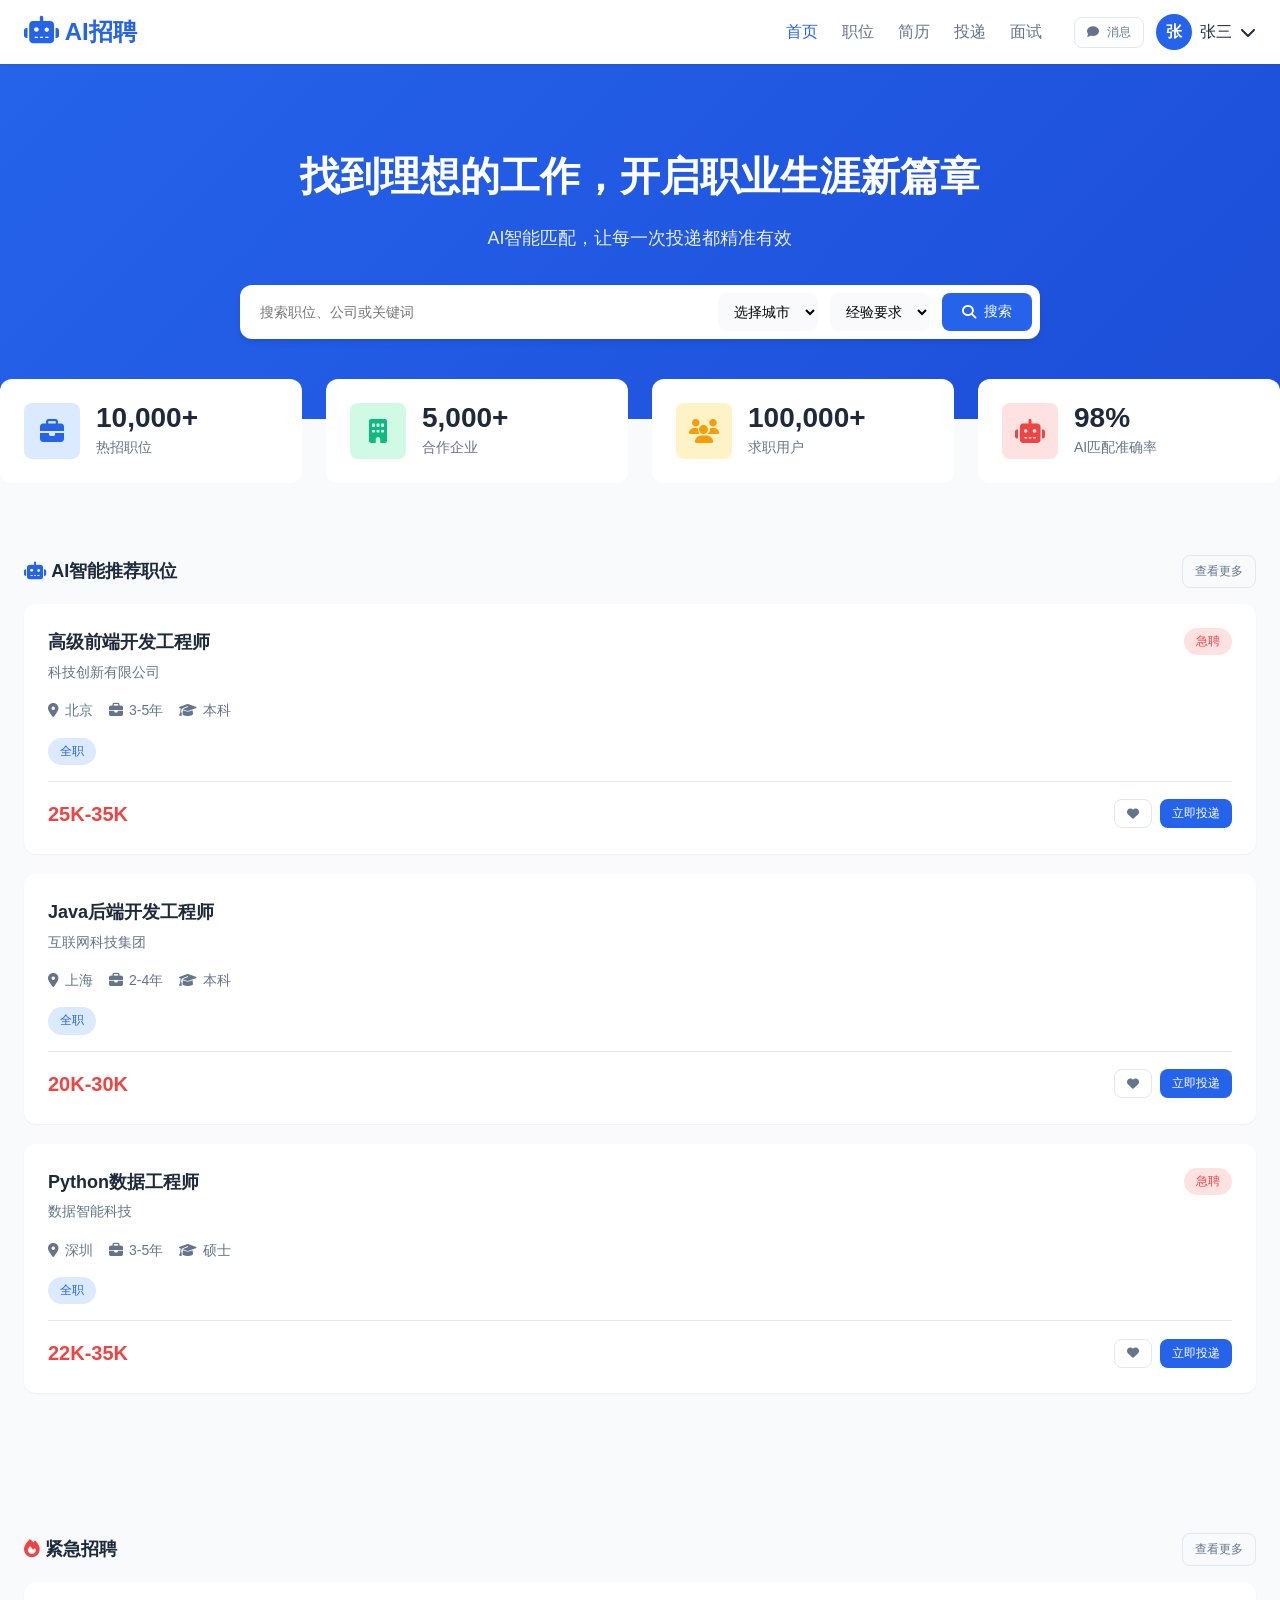
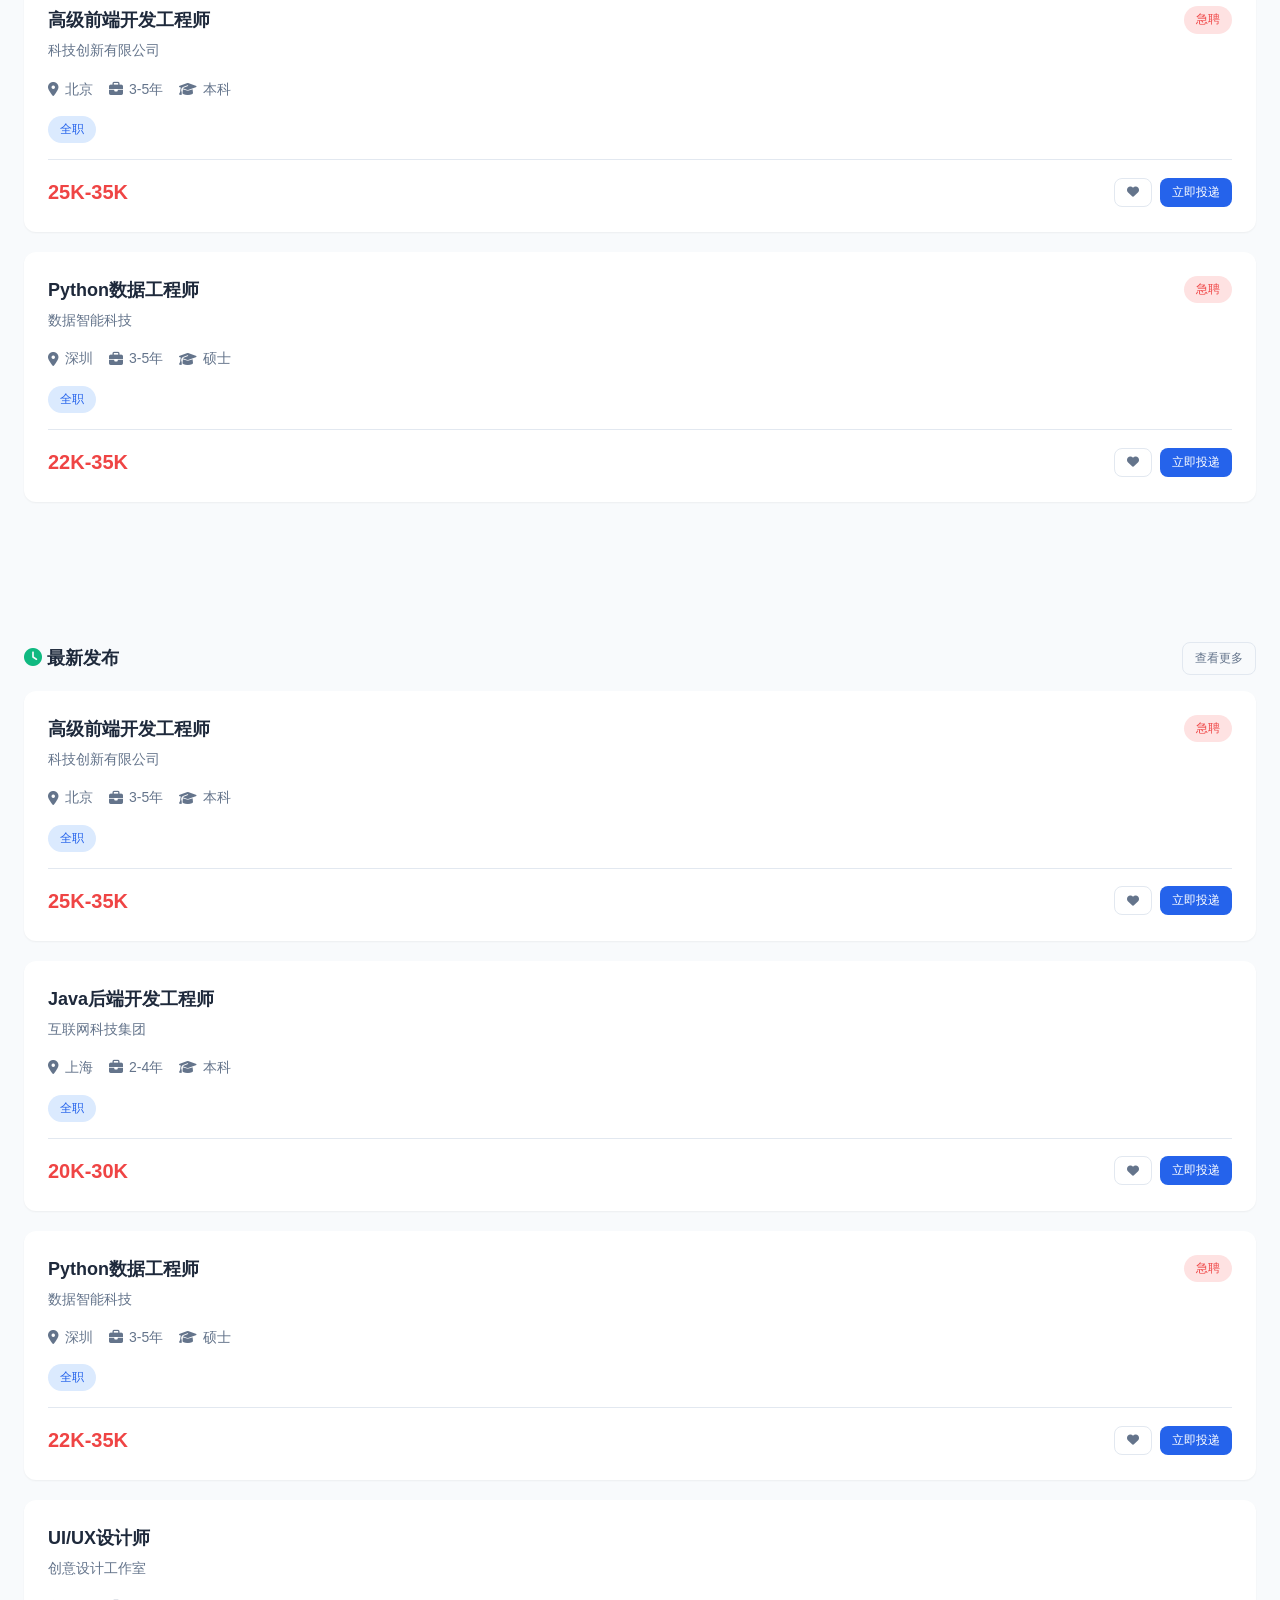
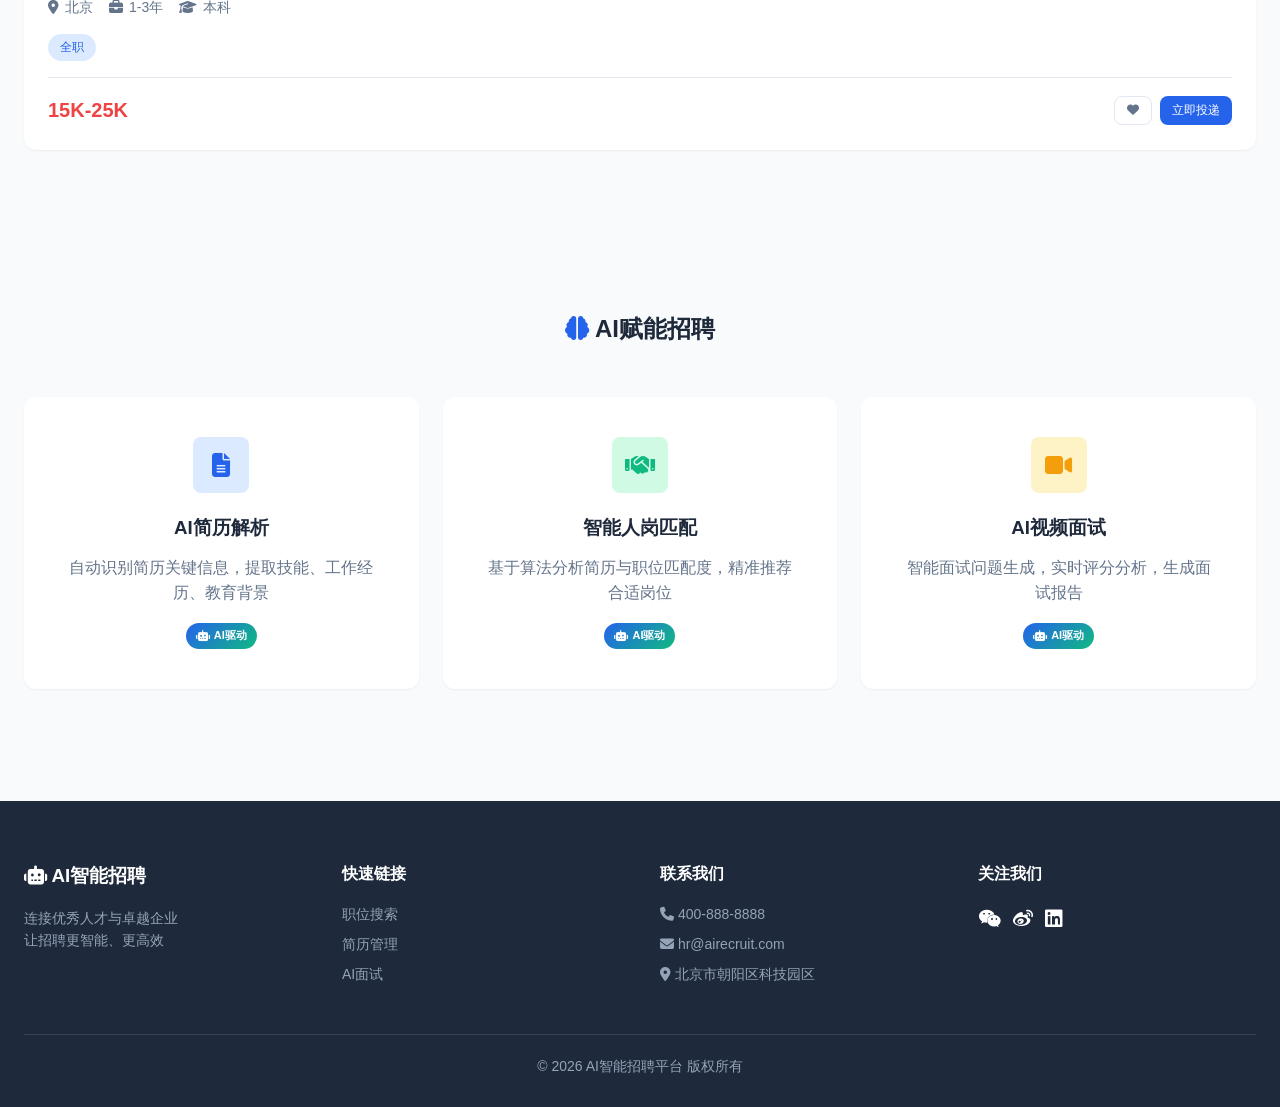
<file: candidate/index.html>
<!DOCTYPE html>
<html lang="zh-CN">
<head>
    <meta charset="UTF-8">
    <meta name="viewport" content="width=device-width, initial-scale=1.0">
    <title>首页 - AI智能招聘平台</title>
    <link rel="stylesheet" href="https://cdnjs.cloudflare.com/ajax/libs/font-awesome/6.4.0/css/all.min.css">
    <link rel="stylesheet" href="../css/styles.css">
</head>
<body>
    <!-- 头部导航 -->
    <header class="header">
        <div class="container">
            <div class="logo">
                <a href="index.html"><i class="fas fa-robot"></i> AI招聘</a>
            </div>
            <nav class="nav">
                <div class="nav-links">
                    <a href="index.html" class="active">首页</a>
                    <a href="jobs.html">职位</a>
                    <a href="resume.html">简历</a>
                    <a href="applications.html">投递</a>
                    <a href="interview.html">面试</a>
                </div>
                <div class="nav-actions">
                    <button class="btn btn-outline btn-sm" onclick="window.location.href='chat.html'">
                        <i class="fas fa-comment"></i> 消息
                    </button>
                    <div class="dropdown">
                        <div class="user-menu">
                            <div class="user-avatar">张</div>
                            <span>张三</span>
                            <i class="fas fa-chevron-down"></i>
                        </div>
                        <div class="dropdown-content">
                            <a href="profile.html"><i class="fas fa-user"></i> 个人中心</a>
                            <a href="resume.html"><i class="fas fa-file-alt"></i> 我的简历</a>
                            <a href="settings.html"><i class="fas fa-cog"></i> 设置</a>
                            <a href="../login.html"><i class="fas fa-sign-out-alt"></i> 退出</a>
                        </div>
                    </div>
                </div>
            </nav>
            <div class="mobile-menu-btn">
                <i class="fas fa-bars"></i>
            </div>
        </div>
    </header>

    <!-- 英雄区域 -->
    <section class="hero-section">
        <div class="container">
            <h1>找到理想的工作，开启职业生涯新篇章</h1>
            <p>AI智能匹配，让每一次投递都精准有效</p>
            <div class="search-bar" style="max-width: 800px; margin: 32px auto 0;">
                <input type="text" id="searchKeyword" placeholder="搜索职位、公司或关键词">
                <select id="searchCity">
                    <option value="">选择城市</option>
                    <option value="北京">北京</option>
                    <option value="上海">上海</option>
                    <option value="深圳">深圳</option>
                    <option value="广州">广州</option>
                    <option value="杭州">杭州</option>
                    <option value="成都">成都</option>
                    <option value="武汉">武汉</option>
                </select>
                <select id="searchExperience">
                    <option value="">经验要求</option>
                    <option value="在校生">在校生</option>
                    <option value="1-3年">1-3年</option>
                    <option value="3-5年">3-5年</option>
                    <option value="5年以上">5年以上</option>
                </select>
                <button class="btn btn-primary" onclick="searchJobs()">
                    <i class="fas fa-search"></i> 搜索
                </button>
            </div>
        </div>
    </section>

    <!-- 快速统计 -->
    <section class="stats-grid" style="margin-top: -40px; position: relative; z-index: 10;">
        <div class="stat-card">
            <div class="stat-icon primary"><i class="fas fa-briefcase"></i></div>
            <div class="stat-info">
                <h4>10,000+</h4>
                <p>热招职位</p>
            </div>
        </div>
        <div class="stat-card">
            <div class="stat-icon success"><i class="fas fa-building"></i></div>
            <div class="stat-info">
                <h4>5,000+</h4>
                <p>合作企业</p>
            </div>
        </div>
        <div class="stat-card">
            <div class="stat-icon warning"><i class="fas fa-users"></i></div>
            <div class="stat-info">
                <h4>100,000+</h4>
                <p>求职用户</p>
            </div>
        </div>
        <div class="stat-card">
            <div class="stat-icon danger"><i class="fas fa-robot"></i></div>
            <div class="stat-info">
                <h4>98%</h4>
                <p>AI匹配准确率</p>
            </div>
        </div>
    </section>

    <!-- AI推荐职位 -->
    <section class="job-listings" style="padding-top: 40px;">
        <div class="container">
            <div class="card-header">
                <h2 class="card-title">
                    <i class="fas fa-robot" style="color: var(--primary-color);"></i>
                    AI智能推荐职位
                </h2>
                <a href="jobs.html" class="btn btn-outline btn-sm">查看更多</a>
            </div>
            <div id="recommendedJobs" class="job-list">
                <!-- 动态加载 -->
            </div>
        </div>
    </section>

    <!-- 急聘职位 -->
    <section class="job-listings" style="background-color: var(--bg-light);">
        <div class="container">
            <div class="card-header">
                <h2 class="card-title">
                    <i class="fas fa-fire" style="color: var(--danger-color);"></i>
                    紧急招聘
                </h2>
                <a href="jobs.html?filter=urgent" class="btn btn-outline btn-sm">查看更多</a>
            </div>
            <div id="urgentJobs" class="job-list">
                <!-- 动态加载 -->
            </div>
        </div>
    </section>

    <!-- 最新职位 -->
    <section class="job-listings">
        <div class="container">
            <div class="card-header">
                <h2 class="card-title">
                    <i class="fas fa-clock" style="color: var(--secondary-color);"></i>
                    最新发布
                </h2>
                <a href="jobs.html?filter=newest" class="btn btn-outline btn-sm">查看更多</a>
            </div>
            <div id="latestJobs" class="job-list">
                <!-- 动态加载 -->
            </div>
        </div>
    </section>

    <!-- AI功能介绍 -->
    <section style="background-color: var(--bg-light); padding: 80px 0;">
        <div class="container">
            <h2 style="text-align: center; margin-bottom: 48px;">
                <i class="fas fa-brain" style="color: var(--primary-color);"></i>
                AI赋能招聘
            </h2>
            <div class="stats-grid" style="grid-template-columns: repeat(3, 1fr);">
                <div class="card" style="text-align: center; padding: 40px;">
                    <div class="stat-icon primary" style="margin: 0 auto 20px;">
                        <i class="fas fa-file-alt"></i>
                    </div>
                    <h3 style="margin-bottom: 12px;">AI简历解析</h3>
                    <p style="color: var(--text-gray); margin-bottom: 16px;">自动识别简历关键信息，提取技能、工作经历、教育背景</p>
                    <span class="ai-badge"><i class="fas fa-robot"></i> AI驱动</span>
                </div>
                <div class="card" style="text-align: center; padding: 40px;">
                    <div class="stat-icon success" style="margin: 0 auto 20px;">
                        <i class="fas fa-handshake"></i>
                    </div>
                    <h3 style="margin-bottom: 12px;">智能人岗匹配</h3>
                    <p style="color: var(--text-gray); margin-bottom: 16px;">基于算法分析简历与职位匹配度，精准推荐合适岗位</p>
                    <span class="ai-badge"><i class="fas fa-robot"></i> AI驱动</span>
                </div>
                <div class="card" style="text-align: center; padding: 40px;">
                    <div class="stat-icon warning" style="margin: 0 auto 20px;">
                        <i class="fas fa-video"></i>
                    </div>
                    <h3 style="margin-bottom: 12px;">AI视频面试</h3>
                    <p style="color: var(--text-gray); margin-bottom: 16px;">智能面试问题生成，实时评分分析，生成面试报告</p>
                    <span class="ai-badge"><i class="fas fa-robot"></i> AI驱动</span>
                </div>
            </div>
        </div>
    </section>

    <!-- 页脚 -->
    <footer style="background-color: #1e293b; color: white; padding: 60px 0 30px;">
        <div class="container">
            <div style="display: grid; grid-template-columns: repeat(auto-fit, minmax(200px, 1fr)); gap: 40px; margin-bottom: 40px;">
                <div>
                    <h3 style="margin-bottom: 16px;"><i class="fas fa-robot"></i> AI智能招聘</h3>
                    <p style="color: #94a3b8; font-size: 14px;">连接优秀人才与卓越企业<br>让招聘更智能、更高效</p>
                </div>
                <div>
                    <h4 style="margin-bottom: 16px;">快速链接</h4>
                    <ul style="color: #94a3b8; font-size: 14px;">
                        <li style="margin-bottom: 8px;"><a href="jobs.html" style="color: inherit;">职位搜索</a></li>
                        <li style="margin-bottom: 8px;"><a href="resume.html" style="color: inherit;">简历管理</a></li>
                        <li style="margin-bottom: 8px;"><a href="interview.html" style="color: inherit;">AI面试</a></li>
                    </ul>
                </div>
                <div>
                    <h4 style="margin-bottom: 16px;">联系我们</h4>
                    <ul style="color: #94a3b8; font-size: 14px;">
                        <li style="margin-bottom: 8px;"><i class="fas fa-phone"></i> 400-888-8888</li>
                        <li style="margin-bottom: 8px;"><i class="fas fa-envelope"></i> hr@airecruit.com</li>
                        <li style="margin-bottom: 8px;"><i class="fas fa-map-marker-alt"></i> 北京市朝阳区科技园区</li>
                    </ul>
                </div>
                <div>
                    <h4 style="margin-bottom: 16px;">关注我们</h4>
                    <div style="display: flex; gap: 12px;">
                        <a href="#" style="color: white; font-size: 20px;"><i class="fab fa-weixin"></i></a>
                        <a href="#" style="color: white; font-size: 20px;"><i class="fab fa-weibo"></i></a>
                        <a href="#" style="color: white; font-size: 20px;"><i class="fab fa-linkedin"></i></a>
                    </div>
                </div>
            </div>
            <div style="border-top: 1px solid #334155; padding-top: 20px; text-align: center; color: #94a3b8; font-size: 14px;">
                © 2026 AI智能招聘平台 版权所有
            </div>
        </div>
    </footer>

    <script src="../js/app.js"></script>
    <script>
        document.addEventListener('DOMContentLoaded', function() {
            loadJobs();
        });

        function loadJobs() {
            const allJobs = JobManager.getAll();
            
            // AI推荐职位（模拟）
            const recommended = allJobs.slice(0, 3);
            renderJobs('recommendedJobs', recommended);
            
            // 急聘职位
            const urgent = allJobs.filter(j => j.urgent).slice(0, 3);
            renderJobs('urgentJobs', urgent);
            
            // 最新职位
            const latest = allJobs.slice(0, 4);
            renderJobs('latestJobs', latest);
        }

        function renderJobs(containerId, jobs) {
            const container = document.getElementById(containerId);
            if (!container) return;
            
            container.innerHTML = jobs.map(job => `
                <div class="job-card">
                    <div class="job-card-header">
                        <div>
                            <div class="job-title">${job.title}</div>
                            <div class="company-name">${job.company}</div>
                        </div>
                        ${job.urgent ? '<span class="tag tag-danger">急聘</span>' : ''}
                    </div>
                    <div class="job-meta">
                        <span><i class="fas fa-map-marker-alt"></i> ${job.city}</span>
                        <span><i class="fas fa-briefcase"></i> ${job.experience}</span>
                        <span><i class="fas fa-graduation-cap"></i> ${job.education}</span>
                    </div>
                    <div class="job-tags">
                        ${job.type === '实习' ? '<span class="tag tag-warning">' + job.type + '</span>' : '<span class="tag tag-primary">' + job.type + '</span>'}
                    </div>
                    <div class="job-footer">
                        <div class="salary">${job.salary}</div>
                        <div style="display: flex; gap: 8px;">
                            <button class="btn btn-outline btn-sm" onclick="saveJob('${job.id}')">
                                <i class="fas fa-heart"></i>
                            </button>
                            <button class="btn btn-primary btn-sm" onclick="applyJob('${job.id}')">
                                立即投递
                            </button>
                        </div>
                    </div>
                </div>
            `).join('');
        }

        function searchJobs() {
            const keyword = document.getElementById('searchKeyword').value;
            const city = document.getElementById('searchCity').value;
            const experience = document.getElementById('searchExperience').value;
            
            const params = new URLSearchParams();
            if (keyword) params.append('keyword', keyword);
            if (city) params.append('city', city);
            if (experience) params.append('experience', experience);
            
            window.location.href = 'jobs.html?' + params.toString();
        }

        function applyJob(jobId) {
            const user = Auth.init();
            if (!user) {
                Utils.showToast('请先登录', 'warning');
                setTimeout(() => window.location.href = '../login.html', 1000);
                return;
            }
            
            const job = JobManager.getById(jobId);
            if (!job) return;
            
            ApplicationManager.apply({
                jobId: job.id,
                jobTitle: job.title,
                company: job.company,
                candidateId: user.id,
                candidateName: user.name || user.phone,
                hrId: job.hrId
            });
        }

        function saveJob(jobId) {
            Utils.showToast('已收藏职位', 'success');
        }

        // 回车搜索
        document.getElementById('searchKeyword')?.addEventListener('keypress', function(e) {
            if (e.key === 'Enter') {
                searchJobs();
            }
        });
    </script>
</body>
</html>
</file>
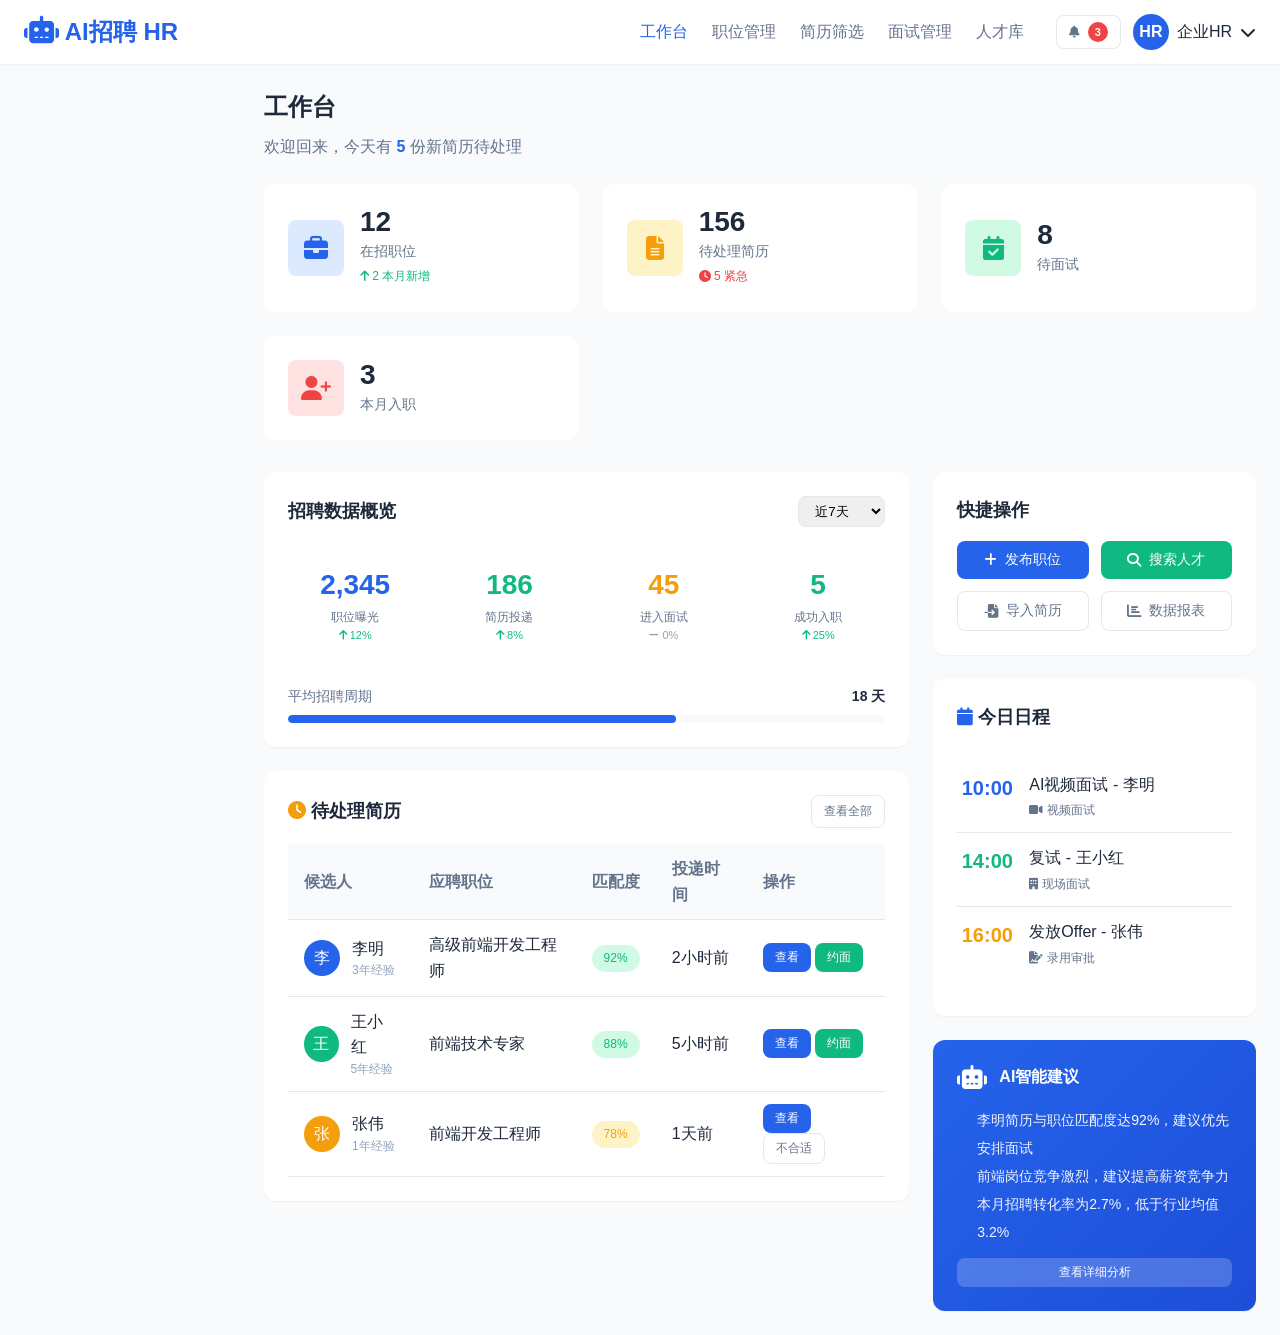
<file: hr/index.html>
<!DOCTYPE html>
<html lang="zh-CN">
<head>
    <meta charset="UTF-8">
    <meta name="viewport" content="width=device-width, initial-scale=1.0">
    <title>HR管理后台 - AI智能招聘平台</title>
    <link rel="stylesheet" href="https://cdnjs.cloudflare.com/ajax/libs/font-awesome/6.4.0/css/all.min.css">
    <link rel="stylesheet" href="../css/styles.css">
</head>
<body>
    <header class="header">
        <div class="container">
            <div class="logo">
                <a href="index.html"><i class="fas fa-robot"></i> AI招聘 HR</a>
            </div>
            <nav class="nav">
                <div class="nav-links">
                    <a href="index.html" class="active">工作台</a>
                    <a href="jobs.html">职位管理</a>
                    <a href="resumes.html">简历筛选</a>
                    <a href="interviews.html">面试管理</a>
                    <a href="talent.html">人才库</a>
                </div>
                <div class="nav-actions">
                    <button class="btn btn-outline btn-sm">
                        <i class="fas fa-bell"></i> <span class="badge badge-danger">3</span>
                    </button>
                    <div class="dropdown">
                        <div class="user-menu">
                            <div class="user-avatar">HR</div>
                            <span>企业HR</span>
                            <i class="fas fa-chevron-down"></i>
                        </div>
                        <div class="dropdown-content">
                            <a href="#"><i class="fas fa-building"></i> 企业设置</a>
                            <a href="#"><i class="fas fa-cog"></i> 账号设置</a>
                            <a href="../login.html"><i class="fas fa-sign-out-alt"></i> 退出</a>
                        </div>
                    </div>
                </div>
            </nav>
            <div class="mobile-menu-btn">
                <i class="fas fa-bars"></i>
            </div>
        </div>
    </header>

    <div class="main-content">
        <!-- 欢迎区 -->
        <div style="margin-bottom: 24px;">
            <h1 style="font-size: 24px; margin-bottom: 8px;">工作台</h1>
            <p style="color: var(--text-gray);">欢迎回来，今天有 <strong style="color: var(--primary-color);">5</strong> 份新简历待处理</p>
        </div>

        <!-- 统计卡片 -->
        <div class="stats-grid">
            <div class="stat-card">
                <div class="stat-icon primary">
                    <i class="fas fa-briefcase"></i>
                </div>
                <div class="stat-info">
                    <h4>12</h4>
                    <p>在招职位</p>
                    <span style="font-size: 12px; color: var(--success-color);">
                        <i class="fas fa-arrow-up"></i> 2 本月新增
                    </span>
                </div>
            </div>
            <div class="stat-card">
                <div class="stat-icon warning">
                    <i class="fas fa-file-alt"></i>
                </div>
                <div class="stat-info">
                    <h4>156</h4>
                    <p>待处理简历</p>
                    <span style="font-size: 12px; color: var(--danger-color);">
                        <i class="fas fa-clock"></i> 5 紧急
                    </span>
                </div>
            </div>
            <div class="stat-card">
                <div class="stat-icon success">
                    <i class="fas fa-calendar-check"></i>
                </div>
                <div class="stat-info">
                    <h4>8</h4>
                    <p>待面试</p>
                </div>
            </div>
            <div class="stat-card">
                <div class="stat-icon danger">
                    <i class="fas fa-user-plus"></i>
                </div>
                <div class="stat-info">
                    <h4>3</h4>
                    <p>本月入职</p>
                </div>
            </div>
        </div>

        <div style="display: grid; grid-template-columns: 2fr 1fr; gap: 24px;">
            <!-- 左侧主区域 -->
            <div>
                <!-- 数据看板 -->
                <div class="card" style="margin-bottom: 24px;">
                    <div class="card-header">
                        <h3 class="card-title">招聘数据概览</h3>
                        <select style="padding: 6px 12px; border: 1px solid var(--border-color); border-radius: var(--radius-md);">
                            <option>近7天</option>
                            <option>近30天</option>
                            <option>近90天</option>
                        </select>
                    </div>
                    <div style="display: grid; grid-template-columns: repeat(4, 1fr); gap: 20px; padding: 20px 0;">
                        <div style="text-align: center;">
                            <div style="font-size: 28px; font-weight: 700; color: var(--primary-color);">2,345</div>
                            <div style="font-size: 12px; color: var(--text-gray);">职位曝光</div>
                            <div style="font-size: 11px; color: var(--success-color);">
                                <i class="fas fa-arrow-up"></i> 12%
                            </div>
                        </div>
                        <div style="text-align: center;">
                            <div style="font-size: 28px; font-weight: 700; color: var(--secondary-color);">186</div>
                            <div style="font-size: 12px; color: var(--text-gray);">简历投递</div>
                            <div style="font-size: 11px; color: var(--success-color);">
                                <i class="fas fa-arrow-up"></i> 8%
                            </div>
                        </div>
                        <div style="text-align: center;">
                            <div style="font-size: 28px; font-weight: 700; color: var(--warning-color);">45</div>
                            <div style="font-size: 12px; color: var(--text-gray);">进入面试</div>
                            <div style="font-size: 11px; color: var(--text-light);">
                                <i class="fas fa-minus"></i> 0%
                            </div>
                        </div>
                        <div style="text-align: center;">
                            <div style="font-size: 28px; font-weight: 700; color: var(--success-color);">5</div>
                            <div style="font-size: 12px; color: var(--text-gray);">成功入职</div>
                            <div style="font-size: 11px; color: var(--success-color);">
                                <i class="fas fa-arrow-up"></i> 25%
                            </div>
                        </div>
                    </div>
                    <div style="margin-top: 20px;">
                        <div style="display: flex; justify-content: space-between; margin-bottom: 8px;">
                            <span style="font-size: 14px; color: var(--text-gray);">平均招聘周期</span>
                            <span style="font-size: 14px; font-weight: 600;">18 天</span>
                        </div>
                        <div class="progress-bar">
                            <div class="progress-fill" style="width: 65%;"></div>
                        </div>
                    </div>
                </div>

                <!-- 待处理简历 -->
                <div class="card">
                    <div class="card-header">
                        <h3 class="card-title">
                            <i class="fas fa-clock" style="color: var(--warning-color);"></i>
                            待处理简历
                        </h3>
                        <a href="resumes.html" class="btn btn-outline btn-sm">查看全部</a>
                    </div>
                    <div class="table-wrapper">
                        <table class="table">
                            <thead>
                                <tr>
                                    <th>候选人</th>
                                    <th>应聘职位</th>
                                    <th>匹配度</th>
                                    <th>投递时间</th>
                                    <th>操作</th>
                                </tr>
                            </thead>
                            <tbody>
                                <tr>
                                    <td>
                                        <div style="display: flex; align-items: center; gap: 12px;">
                                            <div style="width: 36px; height: 36px; border-radius: 50%; background-color: var(--primary-color); color: white; display: flex; align-items: center; justify-content: center;">李</div>
                                            <div>
                                                <div style="font-weight: 500;">李明</div>
                                                <div style="font-size: 12px; color: var(--text-light);">3年经验</div>
                                            </div>
                                        </div>
                                    </td>
                                    <td>高级前端开发工程师</td>
                                    <td>
                                        <span class="tag tag-success">92%</span>
                                    </td>
                                    <td>2小时前</td>
                                    <td>
                                        <button class="btn btn-sm btn-primary" onclick="viewResume('1')">查看</button>
                                        <button class="btn btn-sm btn-secondary" onclick="inviteInterview('1')">约面</button>
                                    </td>
                                </tr>
                                <tr>
                                    <td>
                                        <div style="display: flex; align-items: center; gap: 12px;">
                                            <div style="width: 36px; height: 36px; border-radius: 50%; background-color: var(--secondary-color); color: white; display: flex; align-items: center; justify-content: center;">王</div>
                                            <div>
                                                <div style="font-weight: 500;">王小红</div>
                                                <div style="font-size: 12px; color: var(--text-light);">5年经验</div>
                                            </div>
                                        </div>
                                    </td>
                                    <td>前端技术专家</td>
                                    <td>
                                        <span class="tag tag-success">88%</span>
                                    </td>
                                    <td>5小时前</td>
                                    <td>
                                        <button class="btn btn-sm btn-primary" onclick="viewResume('2')">查看</button>
                                        <button class="btn btn-sm btn-secondary" onclick="inviteInterview('2')">约面</button>
                                    </td>
                                </tr>
                                <tr>
                                    <td>
                                        <div style="display: flex; align-items: center; gap: 12px;">
                                            <div style="width: 36px; height: 36px; border-radius: 50%; background-color: var(--warning-color); color: white; display: flex; align-items: center; justify-content: center;">张</div>
                                            <div>
                                                <div style="font-weight: 500;">张伟</div>
                                                <div style="font-size: 12px; color: var(--text-light);">1年经验</div>
                                            </div>
                                        </div>
                                    </td>
                                    <td>前端开发工程师</td>
                                    <td>
                                        <span class="tag tag-warning">78%</span>
                                    </td>
                                    <td>1天前</td>
                                    <td>
                                        <button class="btn btn-sm btn-primary" onclick="viewResume('3')">查看</button>
                                        <button class="btn btn-sm btn-outline">不合适</button>
                                    </td>
                                </tr>
                            </tbody>
                        </table>
                    </div>
                </div>
            </div>

            <!-- 右侧边栏 -->
            <div>
                <!-- 快捷操作 -->
                <div class="card" style="margin-bottom: 24px;">
                    <h3 class="card-title" style="margin-bottom: 16px;">快捷操作</h3>
                    <div style="display: grid; grid-template-columns: repeat(2, 1fr); gap: 12px;">
                        <button class="btn btn-primary" onclick="window.location.href='jobs.html?action=new'">
                            <i class="fas fa-plus"></i> 发布职位
                        </button>
                        <button class="btn btn-secondary">
                            <i class="fas fa-search"></i> 搜索人才
                        </button>
                        <button class="btn btn-outline">
                            <i class="fas fa-file-import"></i> 导入简历
                        </button>
                        <button class="btn btn-outline">
                            <i class="fas fa-chart-bar"></i> 数据报表
                        </button>
                    </div>
                </div>

                <!-- 今日日程 -->
                <div class="card" style="margin-bottom: 24px;">
                    <h3 class="card-title" style="margin-bottom: 16px;">
                        <i class="fas fa-calendar" style="color: var(--primary-color);"></i>
                        今日日程
                    </h3>
                    <div style="padding: 12px 0;">
                        <div style="display: flex; gap: 12px; padding: 12px 0; border-bottom: 1px solid var(--border-color);">
                            <div style="width: 60px; text-align: center;">
                                <div style="font-size: 20px; font-weight: 700; color: var(--primary-color);">10:00</div>
                            </div>
                            <div>
                                <div style="font-weight: 500; margin-bottom: 4px;">AI视频面试 - 李明</div>
                                <div style="font-size: 12px; color: var(--text-gray);">
                                    <i class="fas fa-video"></i> 视频面试
                                </div>
                            </div>
                        </div>
                        <div style="display: flex; gap: 12px; padding: 12px 0; border-bottom: 1px solid var(--border-color);">
                            <div style="width: 60px; text-align: center;">
                                <div style="font-size: 20px; font-weight: 700; color: var(--secondary-color);">14:00</div>
                            </div>
                            <div>
                                <div style="font-weight: 500; margin-bottom: 4px;">复试 - 王小红</div>
                                <div style="font-size: 12px; color: var(--text-gray);">
                                    <i class="fas fa-building"></i> 现场面试
                                </div>
                            </div>
                        </div>
                        <div style="display: flex; gap: 12px; padding: 12px 0;">
                            <div style="width: 60px; text-align: center;">
                                <div style="font-size: 20px; font-weight: 700; color: var(--warning-color);">16:00</div>
                            </div>
                            <div>
                                <div style="font-weight: 500; margin-bottom: 4px;">发放Offer - 张伟</div>
                                <div style="font-size: 12px; color: var(--text-gray);">
                                    <i class="fas fa-file-signature"></i> 录用审批
                                </div>
                            </div>
                        </div>
                    </div>
                </div>

                <!-- AI智能提示 -->
                <div class="card" style="background: linear-gradient(135deg, var(--primary-color), var(--primary-dark)); color: white;">
                    <div style="display: flex; align-items: center; gap: 12px; margin-bottom: 16px;">
                        <i class="fas fa-robot" style="font-size: 24px;"></i>
                        <h3 style="font-size: 16px; margin: 0;">AI智能建议</h3>
                    </div>
                    <ul style="font-size: 14px; line-height: 2; opacity: 0.95; padding-left: 20px;">
                        <li>李明简历与职位匹配度达92%，建议优先安排面试</li>
                        <li>前端岗位竞争激烈，建议提高薪资竞争力</li>
                        <li>本月招聘转化率为2.7%，低于行业均值3.2%</li>
                    </ul>
                    <button class="btn btn-sm" style="background-color: rgba(255,255,255,0.2); color: white; margin-top: 12px; width: 100%;">
                        查看详细分析
                    </button>
                </div>
            </div>
        </div>
    </div>

    <!-- 简历详情弹窗 -->
    <div id="resumeModal" class="modal">
        <div class="modal-content" style="max-width: 900px;">
            <div class="modal-header">
                <h3>简历详情</h3>
                <span class="modal-close" onclick="Modal.close('resumeModal')">&times;</span>
            </div>
            <div class="modal-body" id="resumeModalContent">
                <!-- 动态加载 -->
            </div>
            <div class="modal-footer">
                <button class="btn btn-outline" onclick="Modal.close('resumeModal')">关闭</button>
                <button class="btn btn-danger" onclick="rejectResume()">
                    <i class="fas fa-times"></i> 不合适
                </button>
                <button class="btn btn-secondary" onclick="saveToTalent()">
                    <i class="fas fa-save"></i> 存入人才库
                </button>
                <button class="btn btn-primary" onclick="inviteInterview()">
                    <i class="fas fa-video"></i> 发起AI面试
                </button>
            </div>
        </div>
    </div>

    <script src="../js/app.js"></script>
    <script>
        function viewResume(id) {
            document.getElementById('resumeModalContent').innerHTML = `
                <div style="display: flex; gap: 24px;">
                    <div style="flex: 1;">
                        <div style="display: flex; align-items: center; gap: 16px; margin-bottom: 24px;">
                            <div style="width: 80px; height: 80px; border-radius: 50%; background-color: var(--primary-color); color: white; display: flex; align-items: center; justify-content: center; font-size: 32px; font-weight: 700;">李</div>
                            <div>
                                <h2 style="margin-bottom: 4px;">李明</h2>
                                <p style="color: var(--text-gray);">3年经验 | 本科 | 期望薪资 25K-30K</p>
                            </div>
                        </div>
                        
                        <div style="background-color: var(--bg-light); padding: 16px; border-radius: var(--radius-md); margin-bottom: 20px;">
                            <div style="display: flex; gap: 24px;">
                                <div><i class="fas fa-phone" style="color: var(--text-gray);"></i> 138****8888</div>
                                <div><i class="fas fa-envelope" style="color: var(--text-gray);"></i> liming@email.com</div>
                                <div><i class="fas fa-map-marker-alt" style="color: var(--text-gray);"></i> 北京</div>
                            </div>
                        </div>
                        
                        <div class="resume-section">
                            <h4 style="margin-bottom: 12px;">求职意向</h4>
                            <p>期望职位：高级前端开发工程师 | 期望城市：北京 | 状态：随时到岗</p>
                        </div>
                        
                        <div class="resume-section">
                            <h4 style="margin-bottom: 12px;">工作经历</h4>
                            <div style="margin-bottom: 16px;">
                                <div style="font-weight: 600;">前端开发工程师 - 科技创新有限公司</div>
                                <div style="color: var(--text-gray); font-size: 14px;">2021.03 - 至今</div>
                                <p style="margin-top: 8px;">负责公司核心产品的前端架构设计与开发，使用React技术栈构建高可用Web应用。</p>
                            </div>
                        </div>
                        
                        <div class="resume-section">
                            <h4 style="margin-bottom: 12px;">项目经验</h4>
                            <div style="margin-bottom: 16px;">
                                <div style="font-weight: 600;">电商平台前端重构</div>
                                <p style="margin-top: 8px;">主导电商平台前端重构项目，提升页面加载速度40%，用户满意度提升25%。</p>
                            </div>
                        </div>
                    </div>
                    
                    <div style="width: 280px;">
                        <div style="background-color: var(--bg-light); padding: 20px; border-radius: var(--radius-md); margin-bottom: 20px;">
                            <h4 style="margin-bottom: 16px;">
                                <i class="fas fa-robot" style="color: var(--primary-color);"></i>
                                AI分析
                            </h4>
                            <div style="margin-bottom: 16px;">
                                <div style="display: flex; justify-content: space-between; margin-bottom: 4px;">
                                    <span>人岗匹配度</span>
                                    <span style="font-weight: 700; color: var(--success-color);">92%</span>
                                </div>
                                <div class="progress-bar">
                                    <div class="progress-fill" style="width: 92%;"></div>
                                </div>
                            </div>
                            <div style="font-size: 14px; margin-bottom: 12px;">
                                <div style="color: var(--success-color); margin-bottom: 4px;">✓ 优势</div>
                                <ul style="padding-left: 16px; color: var(--text-gray);">
                                    <li>技术栈与岗位高度匹配</li>
                                    <li>具备大型项目经验</li>
                                    <li>有团队管理经验</li>
                                </ul>
                            </div>
                            <div style="font-size: 14px;">
                                <div style="color: var(--warning-color); margin-bottom: 4px;">⚠ 注意</div>
                                <ul style="padding-left: 16px; color: var(--text-gray);">
                                    <li>期望薪资略高于预算</li>
                                </ul>
                            </div>
                        </div>
                        
                        <div style="background-color: var(--bg-light); padding: 20px; border-radius: var(--radius-md);">
                            <h4 style="margin-bottom: 12px;">技能标签</h4>
                            <div style="display: flex; flex-wrap: wrap; gap: 8px;">
                                <span class="tag tag-primary">React</span>
                                <span class="tag tag-primary">TypeScript</span>
                                <span class="tag tag-primary">Node.js</span>
                                <span class="tag tag-primary">Webpack</span>
                                <span class="tag tag-primary">Vue</span>
                                <span class="tag tag-primary">Python</span>
                            </div>
                        </div>
                    </div>
                </div>
            `;
            Modal.open('resumeModal');
        }

        function inviteInterview(id) {
            Utils.showToast('已发送AI面试邀请', 'success');
            Modal.close('resumeModal');
        }

        function rejectResume() {
            if (confirm('确定将此候选人标记为不合适？')) {
                Utils.showToast('已标记为不合适', 'success');
                Modal.close('resumeModal');
            }
        }

        function saveToTalent() {
            Utils.showToast('已存入人才库', 'success');
            Modal.close('resumeModal');
        }
    </script>

    <style>
        .resume-section {
            margin-bottom: 20px;
            padding-bottom: 16px;
            border-bottom: 1px solid var(--border-color);
        }
        .resume-section:last-child {
            border-bottom: none;
        }
        .resume-section h4 {
            color: var(--primary-color);
            margin-bottom: 8px;
            
        }
    </style>
</body>
</html>
</file>
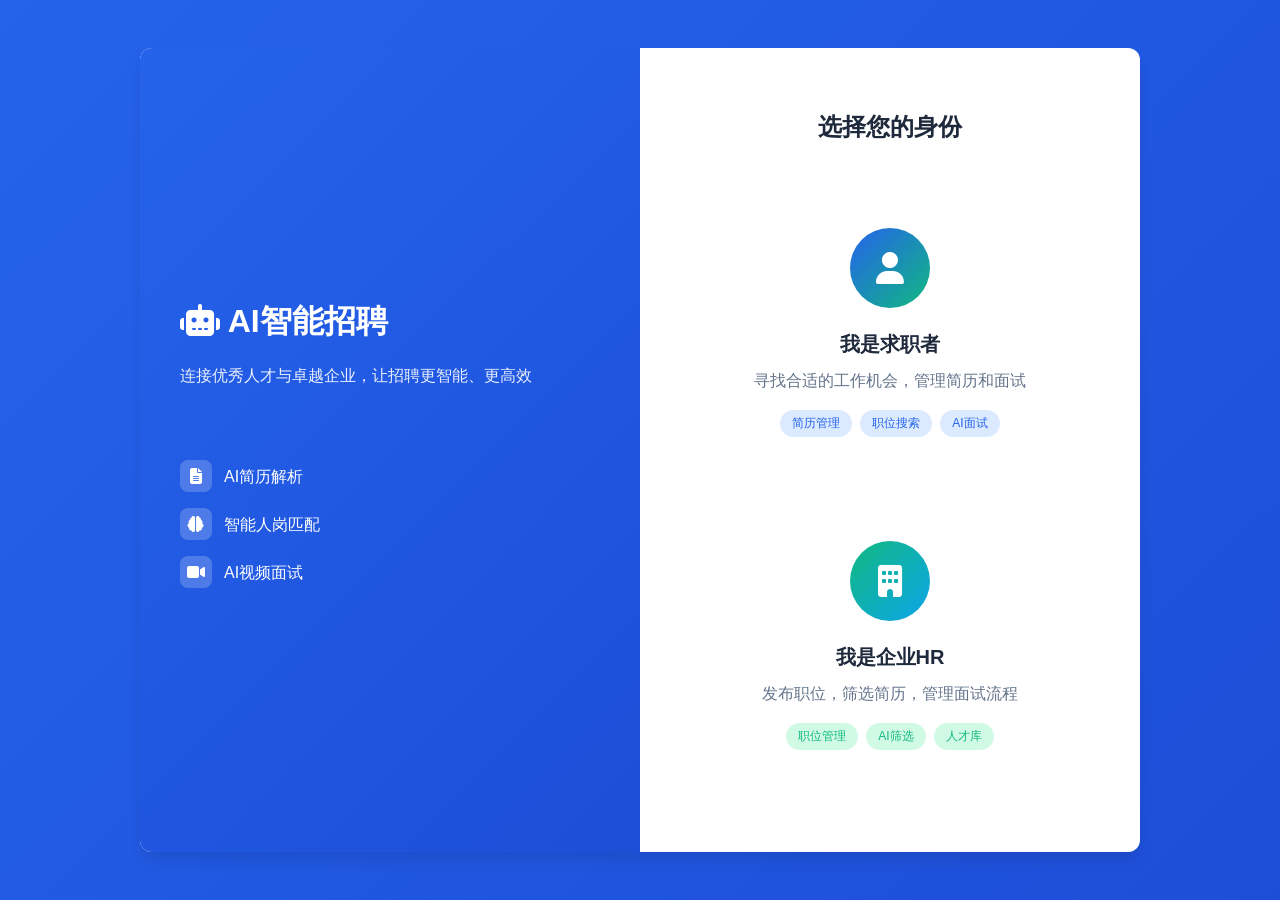
<file: login.html>
<!DOCTYPE html>
<html lang="zh-CN">
<head>
    <meta charset="UTF-8">
    <meta name="viewport" content="width=device-width, initial-scale=1.0">
    <title>AI智能招聘平台</title>
    <link rel="stylesheet" href="https://cdnjs.cloudflare.com/ajax/libs/font-awesome/6.4.0/css/all.min.css">
    <link rel="stylesheet" href="../css/styles.css">
</head>
<body>
    <div class="auth-page">
        <div class="auth-container">
            <div class="auth-info">
                <h1><i class="fas fa-robot"></i> AI智能招聘</h1>
                <p>连接优秀人才与卓越企业，让招聘更智能、更高效</p>
                <div class="auth-features">
                    <div class="feature-item">
                        <i class="fas fa-file-alt"></i>
                        <span>AI简历解析</span>
                    </div>
                    <div class="feature-item">
                        <i class="fas fa-brain"></i>
                        <span>智能人岗匹配</span>
                    </div>
                    <div class="feature-item">
                        <i class="fas fa-video"></i>
                        <span>AI视频面试</span>
                    </div>
                </div>
            </div>
            <div class="auth-form-container">
                <h2 style="text-align: center; margin-bottom: 40px;">选择您的身份</h2>
                
                <div style="display: flex; flex-direction: column; gap: 20px;">
                    <div class="identity-card" onclick="selectIdentity('candidate')">
                        <div class="identity-icon candidate-icon">
                            <i class="fas fa-user"></i>
                        </div>
                        <h3>我是求职者</h3>
                        <p>寻找合适的工作机会，管理简历和面试</p>
                        <div class="identity-desc">
                            <span class="tag tag-primary">简历管理</span>
                            <span class="tag tag-primary">职位搜索</span>
                            <span class="tag tag-primary">AI面试</span>
                        </div>
                    </div>
                    
                    <div class="identity-card" onclick="selectIdentity('hr')">
                        <div class="identity-icon hr-icon">
                            <i class="fas fa-building"></i>
                        </div>
                        <h3>我是企业HR</h3>
                        <p>发布职位，筛选简历，管理面试流程</p>
                        <div class="identity-desc">
                            <span class="tag tag-success">职位管理</span>
                            <span class="tag tag-success">AI筛选</span>
                            <span class="tag tag-success">人才库</span>
                        </div>
                    </div>
                </div>
            </div>
        </div>
    </div>

    <style>
        .auth-features {
            margin-top: 40px;
        }
        .feature-item {
            display: flex;
            align-items: center;
            gap: 12px;
            margin-bottom: 16px;
            font-size: 16px;
        }
        .feature-item i {
            width: 32px;
            height: 32px;
            background: rgba(255,255,255,0.2);
            border-radius: 8px;
            display: flex;
            align-items: center;
            justify-content: center;
        }
        
        .identity-card {
            background-color: white;
            border-radius: var(--radius-lg);
            padding: 40px 30px;
            text-align: center;
            cursor: pointer;
            transition: all 0.3s ease;
            border: 2px solid transparent;
        }
        
        .identity-card:hover {
            transform: translateY(-5px);
            box-shadow: var(--shadow-lg);
            border-color: var(--primary-color);
        }
        
        .identity-icon {
            width: 80px;
            height: 80px;
            border-radius: 50%;
            display: flex;
            align-items: center;
            justify-content: center;
            font-size: 32px;
            margin: 0 auto 20px;
        }
        
        .candidate-icon {
            background: linear-gradient(135deg, var(--primary-color), var(--secondary-color));
            color: white;
        }
        
        .hr-icon {
            background: linear-gradient(135deg, var(--success-color), #0ea5e9);
            color: white;
        }
        
        .identity-card h3 {
            margin-bottom: 8px;
            font-size: 20px;
        }
        
        .identity-card p {
            color: var(--text-gray);
            margin-bottom: 16px;
        }
        
        .identity-desc {
            display: flex;
            justify-content: center;
            gap: 8px;
            flex-wrap: wrap;
        }
    </style>

    <script src="js/app.js"></script>
    <script>
        document.addEventListener('DOMContentLoaded', function() {
            // 确保测试账号已初始化
            initTestAccounts();
        });
        
        function selectIdentity(userType) {
            // 根据用户类型自动登录测试账号
            let phone, password;
            
            if (userType === 'candidate') {
                phone = '13800138001';
                password = '123456';
            } else {
                phone = '13900139001';
                password = '123456';
            }
            
            // 自动登录
            if (Auth.login(phone, password, userType)) {
                const redirect = userType === 'candidate' ? 'candidate/index.html' : 'hr/index.html';
                setTimeout(() => window.location.href = redirect, 500);
            }
        }
    </script>
</body>
</html>
</file>
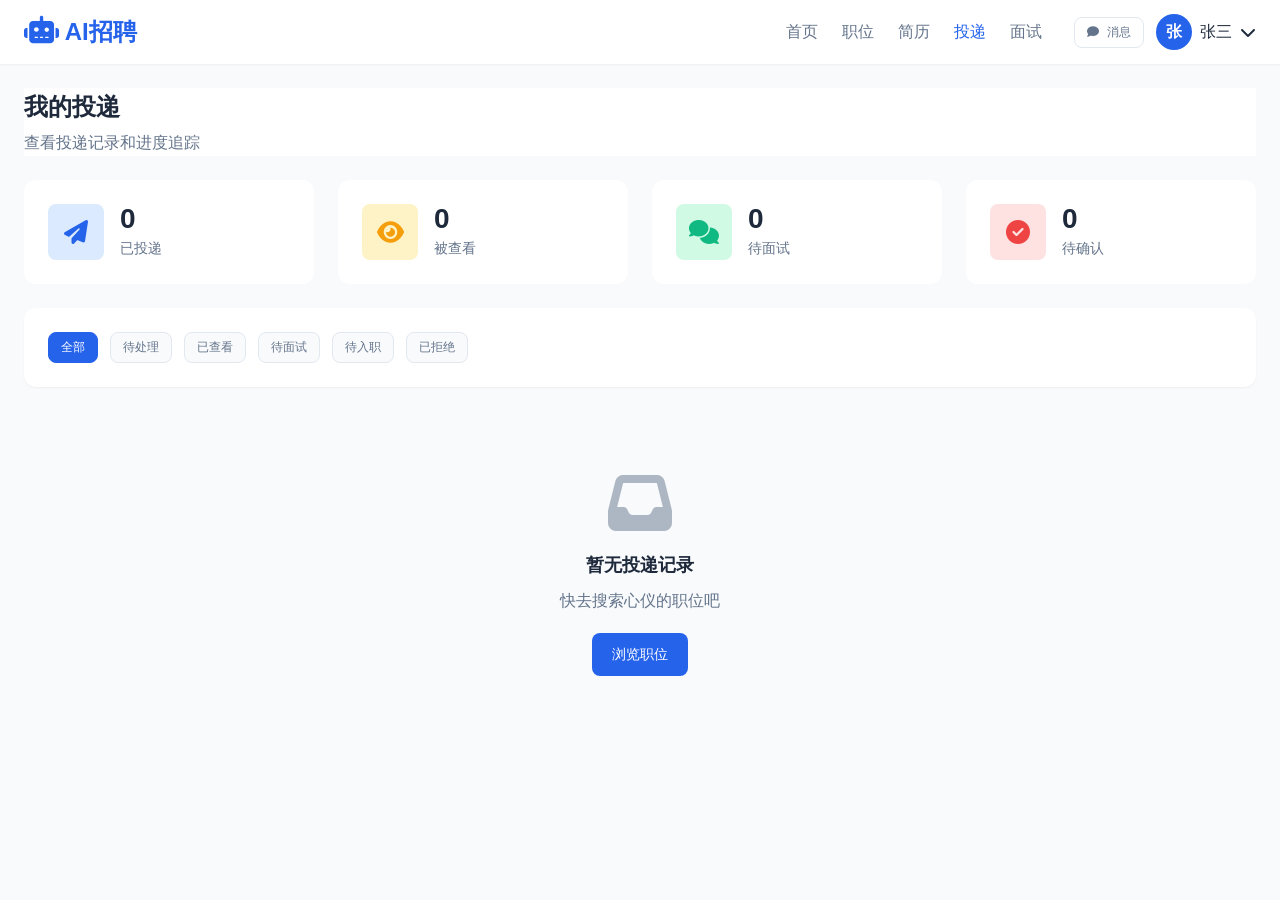
<file: candidate/applications.html>
<!DOCTYPE html>
<html lang="zh-CN">
<head>
    <meta charset="UTF-8">
    <meta name="viewport" content="width=device-width, initial-scale=1.0">
    <title>我的投递 - AI智能招聘平台</title>
    <link rel="stylesheet" href="https://cdnjs.cloudflare.com/ajax/libs/font-awesome/6.4.0/css/all.min.css">
    <link rel="stylesheet" href="../css/styles.css">
</head>
<body>
    <header class="header">
        <div class="container">
            <div class="logo">
                <a href="index.html"><i class="fas fa-robot"></i> AI招聘</a>
            </div>
            <nav class="nav">
                <div class="nav-links">
                    <a href="index.html">首页</a>
                    <a href="jobs.html">职位</a>
                    <a href="resume.html">简历</a>
                    <a href="applications.html" class="active">投递</a>
                    <a href="interview.html">面试</a>
                </div>
                <div class="nav-actions">
                    <button class="btn btn-outline btn-sm" onclick="window.location.href='chat.html'">
                        <i class="fas fa-comment"></i> 消息
                    </button>
                    <div class="dropdown">
                        <div class="user-menu">
                            <div class="user-avatar">张</div>
                            <span>张三</span>
                            <i class="fas fa-chevron-down"></i>
                        </div>
                        <div class="dropdown-content">
                            <a href="profile.html"><i class="fas fa-user"></i> 个人中心</a>
                            <a href="resume.html"><i class="fas fa-file-alt"></i> 我的简历</a>
                            <a href="settings.html"><i class="fas fa-cog"></i> 设置</a>
                            <a href="../login.html"><i class="fas fa-sign-out-alt"></i> 退出</a>
                        </div>
                    </div>
                </div>
            </nav>
            <div class="mobile-menu-btn">
                <i class="fas fa-bars"></i>
            </div>
        </div>
    </header>

    <div class="container" style="padding: 24px;">
        <div class="page-header" style="padding: 0; border: none; margin-bottom: 24px;">
            <h1>我的投递</h1>
            <p>查看投递记录和进度追踪</p>
        </div>

        <!-- 统计卡片 -->
        <div class="stats-grid" style="grid-template-columns: repeat(4, 1fr); margin-bottom: 24px;">
            <div class="stat-card">
                <div class="stat-icon primary"><i class="fas fa-paper-plane"></i></div>
                <div class="stat-info">
                    <h4 id="totalCount">0</h4>
                    <p>已投递</p>
                </div>
            </div>
            <div class="stat-card">
                <div class="stat-icon warning"><i class="fas fa-eye"></i></div>
                <div class="stat-info">
                    <h4 id="viewedCount">0</h4>
                    <p>被查看</p>
                </div>
            </div>
            <div class="stat-card">
                <div class="stat-icon success"><i class="fas fa-comments"></i></div>
                <div class="stat-info">
                    <h4 id="interviewCount">0</h4>
                    <p>待面试</p>
                </div>
            </div>
            <div class="stat-card">
                <div class="stat-icon danger"><i class="fas fa-check-circle"></i></div>
                <div class="stat-info">
                    <h4 id="offerCount">0</h4>
                    <p>待确认</p>
                </div>
            </div>
        </div>

        <!-- 筛选 -->
        <div class="card" style="margin-bottom: 24px;">
            <div style="display: flex; gap: 12px; flex-wrap: wrap;">
                <button class="btn btn-sm filter-btn active" onclick="filterApplications('all')">全部</button>
                <button class="btn btn-sm filter-btn" onclick="filterApplications('pending')">待处理</button>
                <button class="btn btn-sm filter-btn" onclick="filterApplications('viewed')">已查看</button>
                <button class="btn btn-sm filter-btn" onclick="filterApplications('interview')">待面试</button>
                <button class="btn btn-sm filter-btn" onclick="filterApplications('offer')">待入职</button>
                <button class="btn btn-sm filter-btn" onclick="filterApplications('rejected')">已拒绝</button>
            </div>
        </div>

        <!-- 投递列表 -->
        <div id="applicationsList">
            <!-- 动态加载 -->
        </div>
    </div>

    <!-- 投递详情弹窗 -->
    <div id="applicationModal" class="modal">
        <div class="modal-content" style="max-width: 700px;">
            <div class="modal-header">
                <h3>投递详情</h3>
                <span class="modal-close" onclick="Modal.close('applicationModal')">&times;</span>
            </div>
            <div class="modal-body" id="applicationModalContent">
                <!-- 动态加载 -->
            </div>
            <div class="modal-footer">
                <button class="btn btn-outline" onclick="withdrawApplication()">
                    <i class="fas fa-times"></i> 撤回投递
                </button>
                <button class="btn btn-primary" onclick="startAIM Interview()">
                    <i class="fas fa-video"></i> AI模拟面试
                </button>
            </div>
        </div>
    </div>

    <script src="../js/app.js"></script>
    <script>
        let applications = [];
        let currentFilter = 'all';
        let currentApplicationId = null;

        document.addEventListener('DOMContentLoaded', function() {
            loadApplications();
        });

        function loadApplications() {
            applications = ApplicationManager.getForCandidate();
            updateStats();
            renderApplications();
        }

        function updateStats() {
            document.getElementById('totalCount').textContent = applications.length;
            document.getElementById('viewedCount').textContent = applications.filter(a => a.status === 'viewed').length;
            document.getElementById('interviewCount').textContent = applications.filter(a => a.status === 'interview').length;
            document.getElementById('offerCount').textContent = applications.filter(a => a.status === 'offer').length;
        }

        function filterApplications(filter) {
            currentFilter = filter;
            document.querySelectorAll('.filter-btn').forEach(btn => btn.classList.remove('active'));
            event.target.classList.add('active');
            renderApplications();
        }

        function renderApplications() {
            const container = document.getElementById('applicationsList');
            
            let filtered = applications;
            if (currentFilter !== 'all') {
                filtered = applications.filter(a => a.status === currentFilter);
            }
            
            if (filtered.length === 0) {
                container.innerHTML = `
                    <div class="empty-state">
                        <i class="fas fa-inbox"></i>
                        <h3>暂无投递记录</h3>
                        <p>快去搜索心仪的职位吧</p>
                        <a href="jobs.html" class="btn btn-primary">浏览职位</a>
                    </div>
                `;
                return;
            }
            
            container.innerHTML = filtered.map(app => `
                <div class="card" style="margin-bottom: 16px; cursor: pointer;" onclick="showApplicationDetail('${app.id}')">
                    <div style="display: flex; justify-content: space-between; align-items: flex-start;">
                        <div style="flex: 1;">
                            <div style="display: flex; align-items: center; gap: 12px; margin-bottom: 8px;">
                                <h3 style="font-size: 18px;">${app.jobTitle}</h3>
                                ${getStatusBadge(app.status)}
                            </div>
                            <div style="color: var(--text-gray); margin-bottom: 8px;">${app.company}</div>
                            <div style="display: flex; gap: 20px; color: var(--text-light); font-size: 14px;">
                                <span><i class="fas fa-clock"></i> ${Utils.formatDateTime(app.appliedAt)}</span>
                                <span><i class="fas fa-clock"></i> 更新于 ${Utils.formatDateTime(app.updatedAt || app.appliedAt)}</span>
                            </div>
                        </div>
                        <div style="text-align: right;">
                            ${getProgressIndicator(app.status)}
                        </div>
                    </div>
                </div>
            `).join('');
        }

        function getStatusBadge(status) {
            const badges = {
                'pending': '<span class="tag">待处理</span>',
                'viewed': '<span class="tag tag-warning">已查看</span>',
                'interview': '<span class="tag tag-primary">待面试</span>',
                'offer': '<span class="tag tag-success">待入职</span>',
                'rejected': '<span class="tag tag-danger">已拒绝</span>'
            };
            return badges[status] || badges['pending'];
        }

        function getProgressIndicator(status) {
            const stages = ['投递', '初筛', 'AI面', '复试', '入职'];
            const currentIndex = {
                'pending': 0,
                'viewed': 1,
                'interview': 2,
                'offer': 3,
                'rejected': -1
            }[status] ?? 0;
            
            if (status === 'rejected') {
                return '<span class="tag tag-danger">流程结束</span>';
            }
            
            return `
                <div style="display: flex; gap: 4px;">
                    ${stages.slice(0, 4).map((stage, i) => `
                        <div style="width: 24px; height: 24px; border-radius: 50%; 
                                    background-color: ${i <= currentIndex ? 'var(--primary-color)' : 'var(--bg-light)'}; 
                                    color: ${i <= currentIndex ? 'white' : 'var(--text-light)'}; 
                                    display: flex; align-items: center; justify-content: center; font-size: 10px;">
                            ${i + 1}
                        </div>
                    `).join('')}
                </div>
            `;
        }

        function showApplicationDetail(appId) {
            currentApplicationId = appId;
            const app = applications.find(a => a.id === appId);
            if (!app) return;
            
            const statusInfo = {
                'pending': { text: '待处理', color: 'var(--text-gray)' },
                'viewed': { text: 'HR已查看', color: 'var(--warning-color)' },
                'interview': { text: '等待面试', color: 'var(--primary-color)' },
                'offer': { text: '待确认入职', color: 'var(--success-color)' },
                'rejected': { text: '暂不合适', color: 'var(--danger-color)' }
            };
            
            document.getElementById('applicationModalContent').innerHTML = `
                <div style="margin-bottom: 24px;">
                    <h2 style="margin-bottom: 8px;">${app.jobTitle}</h2>
                    <div style="color: var(--text-gray); margin-bottom: 8px;">${app.company}</div>
                    <span class="tag" style="background-color: ${statusInfo[app.status]?.color}; color: white;">
                        ${statusInfo[app.status]?.text}
                    </span>
                </div>
                
                <div style="background-color: var(--bg-light); padding: 20px; border-radius: var(--radius-md); margin-bottom: 24px;">
                    <h4 style="margin-bottom: 12px;">投递进度</h4>
                    <div style="display: flex; justify-content: space-between; position: relative;">
                        <div style="flex: 1; text-align: center;">
                            <div style="width: 32px; height: 32px; border-radius: 50%; background-color: var(--primary-color); color: white; display: flex; align-items: center; justify-content: center; margin: 0 auto 8px;">
                                <i class="fas fa-check"></i>
                            </div>
                            <div style="font-size: 12px;">投递成功</div>
                        </div>
                        <div style="flex: 1; text-align: center;">
                            <div style="width: 32px; height: 32px; border-radius: 50%; background-color: ${['viewed', 'interview', 'offer'].includes(app.status) ? 'var(--primary-color)' : 'var(--bg-light)'}; color: ${['viewed', 'interview', 'offer'].includes(app.status) ? 'white' : 'var(--text-light)'}; display: flex; align-items: center; justify-content: center; margin: 0 auto 8px;">
                                ${['viewed', 'interview', 'offer'].includes(app.status) ? '<i class="fas fa-check"></i>' : '2'}
                            </div>
                            <div style="font-size: 12px;">HR初筛</div>
                        </div>
                        <div style="flex: 1; text-align: center;">
                            <div style="width: 32px; height: 32px; border-radius: 50%; background-color: ${['interview', 'offer'].includes(app.status) ? 'var(--primary-color)' : 'var(--bg-light)'}; color: ${['interview', 'offer'].includes(app.status) ? 'white' : 'var(--text-light)'}; display: flex; align-items: center; justify-content: center; margin: 0 auto 8px;">
                                ${['interview', 'offer'].includes(app.status) ? '<i class="fas fa-check"></i>' : '3'}
                            </div>
                            <div style="font-size: 12px;">AI面试</div>
                        </div>
                        <div style="flex: 1; text-align: center;">
                            <div style="width: 32px; height: 32px; border-radius: 50%; background-color: ${app.status === 'offer' ? 'var(--primary-color)' : 'var(--bg-light)'}; color: ${app.status === 'offer' ? 'white' : 'var(--text-light)'}; display: flex; align-items: center; justify-content: center; margin: 0 auto 8px;">
                                ${app.status === 'offer' ? '<i class="fas fa-check"></i>' : '4'}
                            </div>
                            <div style="font-size: 12px;">复试</div>
                        </div>
                    </div>
                </div>
                
                <div style="margin-bottom: 16px;">
                    <h4 style="margin-bottom: 12px;">基本信息</h4>
                    <div style="display: grid; grid-template-columns: repeat(2, 1fr); gap: 12px; font-size: 14px;">
                        <div><span style="color: var(--text-gray);">投递时间：</span>${Utils.formatDateTime(app.appliedAt)}</div>
                        <div><span style="color: var(--text-gray);">简历状态：</span>已发送</div>
                    </div>
                </div>
            `;
            
            Modal.open('applicationModal');
        }

        function withdrawApplication() {
            if (confirm('确定要撤回这份投递吗？')) {
                ApplicationManager.updateStatus(currentApplicationId, 'withdrawn');
                Utils.showToast('投递已撤回', 'success');
                Modal.close('applicationModal');
                loadApplications();
            }
        }

        function startAIMInterview() {
            window.location.href = 'interview.html?appId=' + currentApplicationId;
        }
    </script>

    <style>
        .filter-btn {
            background-color: var(--bg-light);
            border: 1px solid var(--border-color);
            color: var(--text-gray);
        }
        .filter-btn.active {
            background-color: var(--primary-color);
            border-color: var(--primary-color);
            color: white;
        }
    </style>
</body>
</html>
</file>
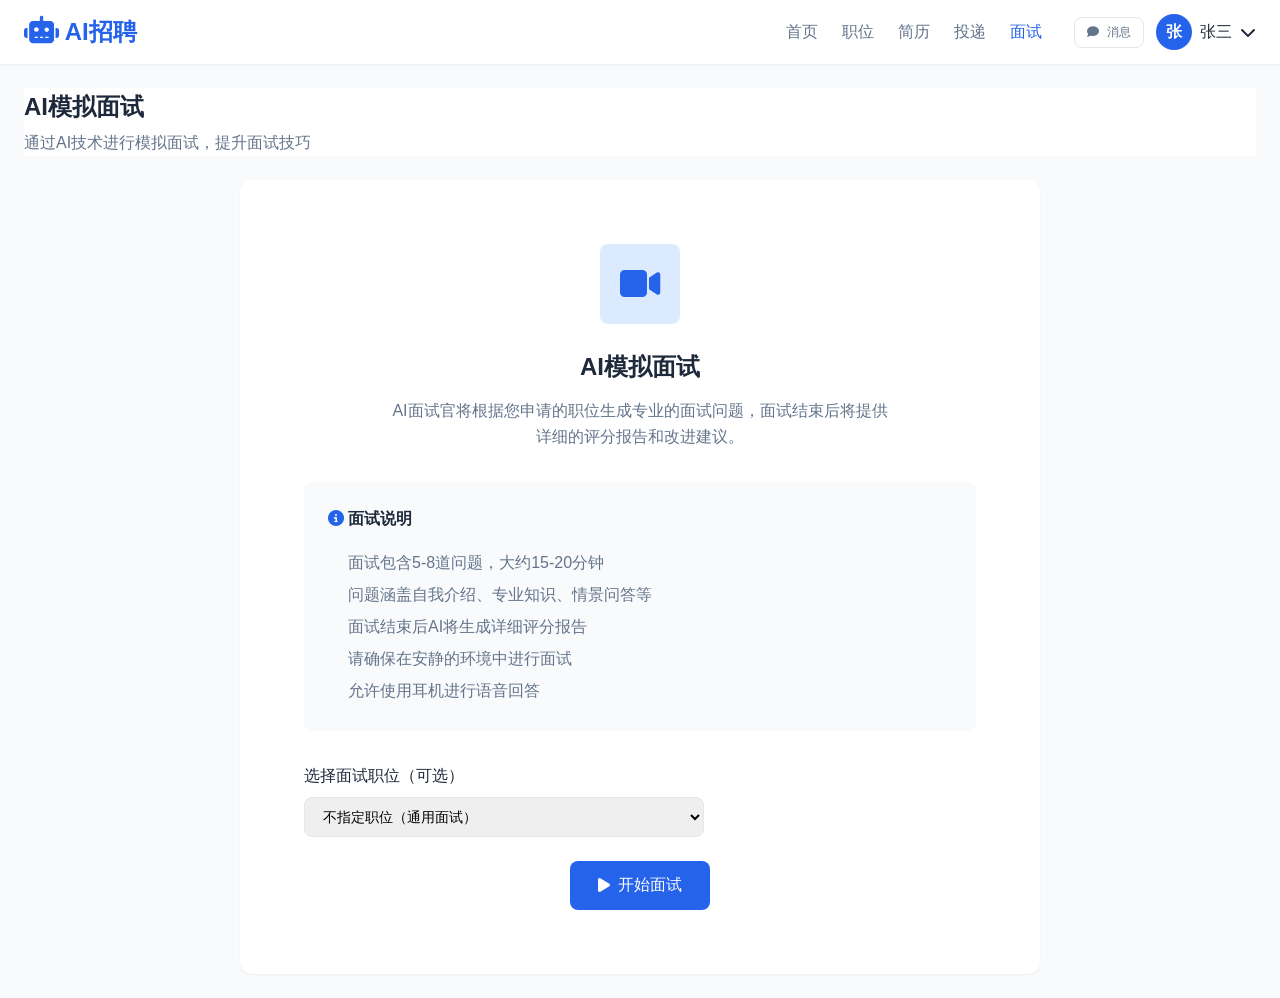
<file: candidate/interview.html>
<!DOCTYPE html>
<html lang="zh-CN">
<head>
    <meta charset="UTF-8">
    <meta name="viewport" content="width=device-width, initial-scale=1.0">
    <title>AI面试 - AI智能招聘平台</title>
    <link rel="stylesheet" href="https://cdnjs.cloudflare.com/ajax/libs/font-awesome/6.4.0/css/all.min.css">
    <link rel="stylesheet" href="../css/styles.css">
</head>
<body>
    <header class="header">
        <div class="container">
            <div class="logo">
                <a href="index.html"><i class="fas fa-robot"></i> AI招聘</a>
            </div>
            <nav class="nav">
                <div class="nav-links">
                    <a href="index.html">首页</a>
                    <a href="jobs.html">职位</a>
                    <a href="resume.html">简历</a>
                    <a href="applications.html">投递</a>
                    <a href="interview.html" class="active">面试</a>
                </div>
                <div class="nav-actions">
                    <button class="btn btn-outline btn-sm" onclick="window.location.href='chat.html'">
                        <i class="fas fa-comment"></i> 消息
                    </button>
                    <div class="dropdown">
                        <div class="user-menu">
                            <div class="user-avatar">张</div>
                            <span>张三</span>
                            <i class="fas fa-chevron-down"></i>
                        </div>
                        <div class="dropdown-content">
                            <a href="profile.html"><i class="fas fa-user"></i> 个人中心</a>
                            <a href="resume.html"><i class="fas fa-file-alt"></i> 我的简历</a>
                            <a href="settings.html"><i class="fas fa-cog"></i> 设置</a>
                            <a href="../login.html"><i class="fas fa-sign-out-alt"></i> 退出</a>
                        </div>
                    </div>
                </div>
            </nav>
            <div class="mobile-menu-btn">
                <i class="fas fa-bars"></i>
            </div>
        </div>
    </header>

    <div class="container" style="padding: 24px;">
        <div class="page-header" style="padding: 0; border: none; margin-bottom: 24px;">
            <h1>AI模拟面试</h1>
            <p>通过AI技术进行模拟面试，提升面试技巧</p>
        </div>

        <!-- 面试准备状态 -->
        <div id="interviewPrepare" class="card" style="max-width: 800px; margin: 0 auto;">
            <div style="text-align: center; padding: 40px;">
                <div class="stat-icon primary" style="width: 80px; height: 80px; margin: 0 auto 24px; font-size: 36px;">
                    <i class="fas fa-video"></i>
                </div>
                <h2 style="margin-bottom: 12px;">AI模拟面试</h2>
                <p style="color: var(--text-gray); margin-bottom: 32px; max-width: 500px; margin-left: auto; margin-right: auto;">
                    AI面试官将根据您申请的职位生成专业的面试问题，面试结束后将提供详细的评分报告和改进建议。
                </p>
                
                <div style="background-color: var(--bg-light); padding: 24px; border-radius: var(--radius-md); margin-bottom: 32px; text-align: left;">
                    <h4 style="margin-bottom: 16px;"><i class="fas fa-info-circle" style="color: var(--primary-color);"></i> 面试说明</h4>
                    <ul style="color: var(--text-gray); line-height: 2; padding-left: 20px;">
                        <li>面试包含5-8道问题，大约15-20分钟</li>
                        <li>问题涵盖自我介绍、专业知识、情景问答等</li>
                        <li>面试结束后AI将生成详细评分报告</li>
                        <li>请确保在安静的环境中进行面试</li>
                        <li>允许使用耳机进行语音回答</li>
                    </ul>
                </div>

                <div class="form-group" style="text-align: left; margin-bottom: 24px;">
                    <label style="margin-bottom: 8px;">选择面试职位（可选）</label>
                    <select id="interviewPosition" class="form-control" style="max-width: 400px; margin: 0 auto;">
                        <option value="">不指定职位（通用面试）</option>
                        <option value="前端">前端开发工程师</option>
                        <option value="后端">后端开发工程师</option>
                        <option value="全栈">全栈开发工程师</option>
                    </select>
                </div>

                <button class="btn btn-primary btn-lg" onclick="startInterview()">
                    <i class="fas fa-play"></i> 开始面试
                </button>
            </div>
        </div>

        <!-- 面试进行中 -->
        <div id="interviewProgress" style="display: none; max-width: 900px; margin: 0 auto;">
            <div class="card" style="margin-bottom: 24px;">
                <div style="display: flex; justify-content: space-between; align-items: center; margin-bottom: 20px;">
                    <div>
                        <span class="ai-badge" style="margin-right: 12px;">
                            <i class="fas fa-robot"></i> AI面试中
                        </span>
                        <span id="questionCounter" style="color: var(--text-gray);">问题 1/5</span>
                    </div>
                    <div style="display: flex; align-items: center; gap: 16px;">
                        <div style="display: flex; align-items: center; gap: 8px;">
                            <i class="fas fa-clock" style="color: var(--text-gray);"></i>
                            <span id="interviewTimer">00:00</span>
                        </div>
                        <button class="btn btn-outline btn-sm" onclick="endInterview()">
                            <i class="fas fa-stop"></i> 结束面试
                        </button>
                    </div>
                </div>
                
                <!-- 进度条 -->
                <div class="progress-bar" style="height: 4px;">
                    <div class="progress-fill" id="interviewProgressBar" style="width: 0%;"></div>
                </div>
            </div>

            <!-- AI面试官区域 -->
            <div class="card" style="margin-bottom: 24px;">
                <div style="display: flex; gap: 16px;">
                    <div style="width: 60px; height: 60px; border-radius: 50%; background: linear-gradient(135deg, var(--primary-color), var(--secondary-color)); display: flex; align-items: center; justify-content: center; flex-shrink: 0;">
                        <i class="fas fa-robot" style="font-size: 28px; color: white;"></i>
                    </div>
                    <div style="flex: 1;">
                        <div style="display: flex; align-items: center; gap: 8px; margin-bottom: 8px;">
                            <span style="font-weight: 600;">AI面试官</span>
                            <span class="ai-badge" style="font-size: 10px;">在线</span>
                        </div>
                        <div id="currentQuestion" style="font-size: 16px; line-height: 1.8; margin-bottom: 20px;">
                            请准备以下问题：
                        </div>
                        
                        <!-- 上一题回答回顾 -->
                        <div id="lastAnswerReview" style="display: none; background-color: var(--bg-light); padding: 16px; border-radius: var(--radius-md); margin-bottom: 20px;">
                            <div style="font-size: 12px; color: var(--text-gray); margin-bottom: 8px;">您的回答：</div>
                            <div id="lastAnswerText" style="color: var(--text-dark);"></div>
                            <div id="lastAnswerScore" style="margin-top: 12px; padding-top: 12px; border-top: 1px solid var(--border-color);">
                                <!-- AI评分 -->
                            </div>
                        </div>
                    </div>
                </div>
            </div>

            <!-- 回答区域 -->
            <div class="card">
                <div style="margin-bottom: 16px;">
                    <label style="font-weight: 600; margin-bottom: 8px; display: block;">您的回答</label>
                </div>
                <textarea id="answerInput" class="form-control" rows="4" placeholder="请输入您的回答..."></textarea>
                <div style="display: flex; justify-content: space-between; align-items: center; margin-top: 16px;">
                    <div style="color: var(--text-light); font-size: 12px;">
                        <span id="wordCount">0</span> / 500 字
                    </div>
                    <button class="btn btn-primary" onclick="submitAnswer()">
                        <i class="fas fa-paper-plane"></i> 提交回答
                    </button>
                </div>
            </div>
        </div>

        <!-- 面试结果 -->
        <div id="interviewResult" style="display: none; max-width: 800px; margin: 0 auto;">
            <div class="card" style="text-align: center; padding: 60px 40px;">
                <div style="width: 100px; height: 100px; margin: 0 auto 24px; border-radius: 50%; background: linear-gradient(135deg, var(--success-color), var(--secondary-color)); display: flex; align-items: center; justify-content: center;">
                    <i class="fas fa-check" style="font-size: 48px; color: white;"></i>
                </div>
                <h2 style="margin-bottom: 12px;">面试完成！</h2>
                <p style="color: var(--text-gray); margin-bottom: 32px;">以下是您的面试报告</p>

                <!-- 总分 -->
                <div style="display: inline-block; padding: 24px 48px; background-color: var(--bg-light); border-radius: var(--radius-lg); margin-bottom: 32px;">
                    <div style="font-size: 48px; font-weight: 700; color: var(--success-color);" id="totalScore">85</div>
                    <div style="color: var(--text-gray);">综合得分</div>
                </div>

                <!-- 分项评分 -->
                <div style="display: grid; grid-template-columns: repeat(4, 1fr); gap: 20px; margin-bottom: 32px;">
                    <div style="background-color: var(--bg-light); padding: 20px; border-radius: var(--radius-md);">
                        <div style="font-size: 28px; font-weight: 700; color: var(--primary-color);" id="expressionScore">88</div>
                        <div style="font-size: 14px; color: var(--text-gray);">表达能力</div>
                    </div>
                    <div style="background-color: var(--bg-light); padding: 20px; border-radius: var(--radius-md);">
                        <div style="font-size: 28px; font-weight: 700; color: var(--secondary-color);" id="logicScore">85</div>
                        <div style="font-size: 14px; color: var(--text-gray);">逻辑思维</div>
                    </div>
                    <div style="background-color: var(--bg-light); padding: 20px; border-radius: var(--radius-md);">
                        <div style="font-size: 28px; font-weight: 700; color: var(--warning-color);" id="professionalScore">82</div>
                        <div style="font-size: 14px; color: var(--text-gray);">专业度</div>
                    </div>
                    <div style="background-color: var(--bg-light); padding: 20px; border-radius: var(--radius-md);">
                        <div style="font-size: 28px; font-weight: 700; color: var(--success-color);" id="stabilityScore">90</div>
                        <div style="font-size: 14px; color: var(--text-gray);">稳定性</div>
                    </div>
                </div>

                <!-- 详细报告 -->
                <div style="text-align: left; background-color: var(--bg-light); padding: 24px; border-radius: var(--radius-md); margin-bottom: 32px;">
                    <h4 style="margin-bottom: 16px;">
                        <i class="fas fa-thumbs-up" style="color: var(--success-color);"></i>
                        优势分析
                    </h4>
                    <ul id="strengthsList" style="color: var(--text-gray); line-height: 2; padding-left: 20px;">
                        <!-- 动态添加 -->
                    </ul>
                </div>

                <div style="text-align: left; background-color: var(--bg-light); padding: 24px; border-radius: var(--radius-md); margin-bottom: 32px;">
                    <h4 style="margin-bottom: 16px;">
                        <i class="fas fa-lightbulb" style="color: var(--warning-color);"></i>
                        改进建议
                    </h4>
                    <ul id="suggestionsList" style="color: var(--text-gray); line-height: 2; padding-left: 20px;">
                        <!-- 动态添加 -->
                    </ul>
                </div>

                <div style="background-color: #dbeafe; padding: 20px; border-radius: var(--radius-md); margin-bottom: 32px;">
                    <h4 style="margin-bottom: 8px;">
                        <i class="fas fa-comment" style="color: var(--primary-color);"></i>
                        AI建议
                    </h4>
                    <p id="aiRecommendation" style="color: var(--text-dark);">
                        <!-- 动态添加 -->
                    </p>
                </div>

                <div style="display: flex; gap: 16px; justify-content: center;">
                    <button class="btn btn-outline" onclick="viewInterviewReplay()">
                        <i class="fas fa-video"></i> 查看回放
                    </button>
                    <button class="btn btn-primary" onclick="restartInterview()">
                        <i class="fas fa-redo"></i> 再次练习
                    </button>
                    <button class="btn btn-secondary" onclick="backToApplications()">
                        <i class="fas fa-arrow-left"></i> 返回列表
                    </button>
                </div>
            </div>
        </div>
    </div>

    <script src="../js/app.js"></script>
    <script>
        let interviewData = {
            position: '',
            questions: [],
            currentIndex: 0,
            answers: [],
            startTime: null,
            timerInterval: null
        };

        document.addEventListener('DOMContentLoaded', function() {
            const params = new URLSearchParams(window.location.search);
            const appId = params.get('appId');
            if (appId) {
                const applications = ApplicationManager.getForCandidate();
                const app = applications.find(a => a.id === appId);
                if (app) {
                    document.getElementById('interviewPosition').value = app.jobTitle.includes('前端') ? '前端' : 
                                                                       app.jobTitle.includes('后端') ? '后端' : '全栈';
                }
            }

            // 字数统计
            document.getElementById('answerInput')?.addEventListener('input', function() {
                document.getElementById('wordCount').textContent = this.value.length;
            });
        });

        function startInterview() {
            interviewData.position = document.getElementById('interviewPosition').value;
            interviewData.questions = AIInterview.getQuestions(interviewData.position || '全栈');
            interviewData.currentIndex = 0;
            interviewData.answers = [];
            interviewData.startTime = new Date();
            
            document.getElementById('interviewPrepare').style.display = 'none';
            document.getElementById('interviewProgress').style.display = 'block';
            document.getElementById('interviewResult').style.display = 'none';
            
            // 开始计时
            startTimer();
            
            // 显示第一题
            showQuestion();
        }

        function startTimer() {
            let seconds = 0;
            interviewData.timerInterval = setInterval(() => {
                seconds++;
                const mins = Math.floor(seconds / 60).toString().padStart(2, '0');
                const secs = (seconds % 60).toString().padStart(2, '0');
                document.getElementById('interviewTimer').textContent = `${mins}:${secs}`;
            }, 1000);
        }

        function showQuestion() {
            const question = interviewData.questions[interviewData.currentIndex];
            document.getElementById('currentQuestion').textContent = question;
            
            const total = interviewData.questions.length;
            const current = interviewData.currentIndex + 1;
            document.getElementById('questionCounter').textContent = `问题 ${current}/${total}`;
            document.getElementById('interviewProgressBar').style.width = ((current - 1) / total * 100) + '%';
            
            // 隐藏上一题回顾
            document.getElementById('lastAnswerReview').style.display = 'none';
            document.getElementById('answerInput').value = '';
            document.getElementById('answerInput').focus();
        }

        function submitAnswer() {
            const answer = document.getElementById('answerInput').value.trim();
            if (!answer) {
                Utils.showToast('请输入您的回答', 'warning');
                return;
            }
            
            // 保存回答
            interviewData.answers.push({
                question: interviewData.questions[interviewData.currentIndex],
                answer: answer
            });
            
            // AI评分
            AIInterview.evaluateAnswer(interviewData.questions[interviewData.currentIndex], answer).then(scores => {
                // 显示上一题评分
                document.getElementById('lastAnswerText').textContent = answer;
                document.getElementById('lastAnswerScore').innerHTML = `
                    <div style="display: grid; grid-template-columns: repeat(4, 1fr); gap: 12px; font-size: 12px;">
                        <div>表达: <strong style="color: var(--primary-color);">${scores.scores.expression}</strong></div>
                        <div>逻辑: <strong style="color: var(--secondary-color);">${scores.scores.logic}</strong></div>
                        <div>专业: <strong style="color: var(--warning-color);">${scores.scores.professional}</strong></div>
                        <div>稳定: <strong style="color: var(--success-color);">${scores.scores.stability}</strong></div>
                    </div>
                    <div style="margin-top: 8px;">综合: <strong style="color: var(--success-color);">${scores.overall}</strong></div>
                `;
                document.getElementById('lastAnswerReview').style.display = 'block';
                
                // 下一题或结束
                interviewData.currentIndex++;
                if (interviewData.currentIndex < interviewData.questions.length) {
                    setTimeout(() => {
                        showQuestion();
                    }, 1500);
                } else {
                    endInterview();
                }
            });
        }

        function endInterview() {
            clearInterval(interviewData.timerInterval);
            
            // 生成报告
            const report = AIInterview.generateReport(interviewData);
            
            // 显示结果
            document.getElementById('interviewProgress').style.display = 'none';
            document.getElementById('interviewResult').style.display = 'block';
            
            document.getElementById('totalScore').textContent = report.overallScore;
            document.getElementById('expressionScore').textContent = report.scores.expression;
            document.getElementById('logicScore').textContent = report.scores.logic;
            document.getElementById('professionalScore').textContent = report.scores.professional;
            document.getElementById('stabilityScore').textContent = report.scores.stability;
            
            document.getElementById('strengthsList').innerHTML = report.strengths.map(s => `<li>${s}</li>`).join('');
            document.getElementById('suggestionsList').innerHTML = report.weaknesses.map(w => `<li>${w}</li>`).join('');
            document.getElementById('aiRecommendation').textContent = report.recommendation;
        }

        function viewInterviewReplay() {
            Utils.showToast('回放功能开发中...', 'info');
        }

        function restartInterview() {
            document.getElementById('interviewPrepare').style.display = 'block';
            document.getElementById('interviewProgress').style.display = 'none';
            document.getElementById('interviewResult').style.display = 'none';
        }

        function backToApplications() {
            window.location.href = 'applications.html';
        }
    </script>
</body>
</html>
</file>
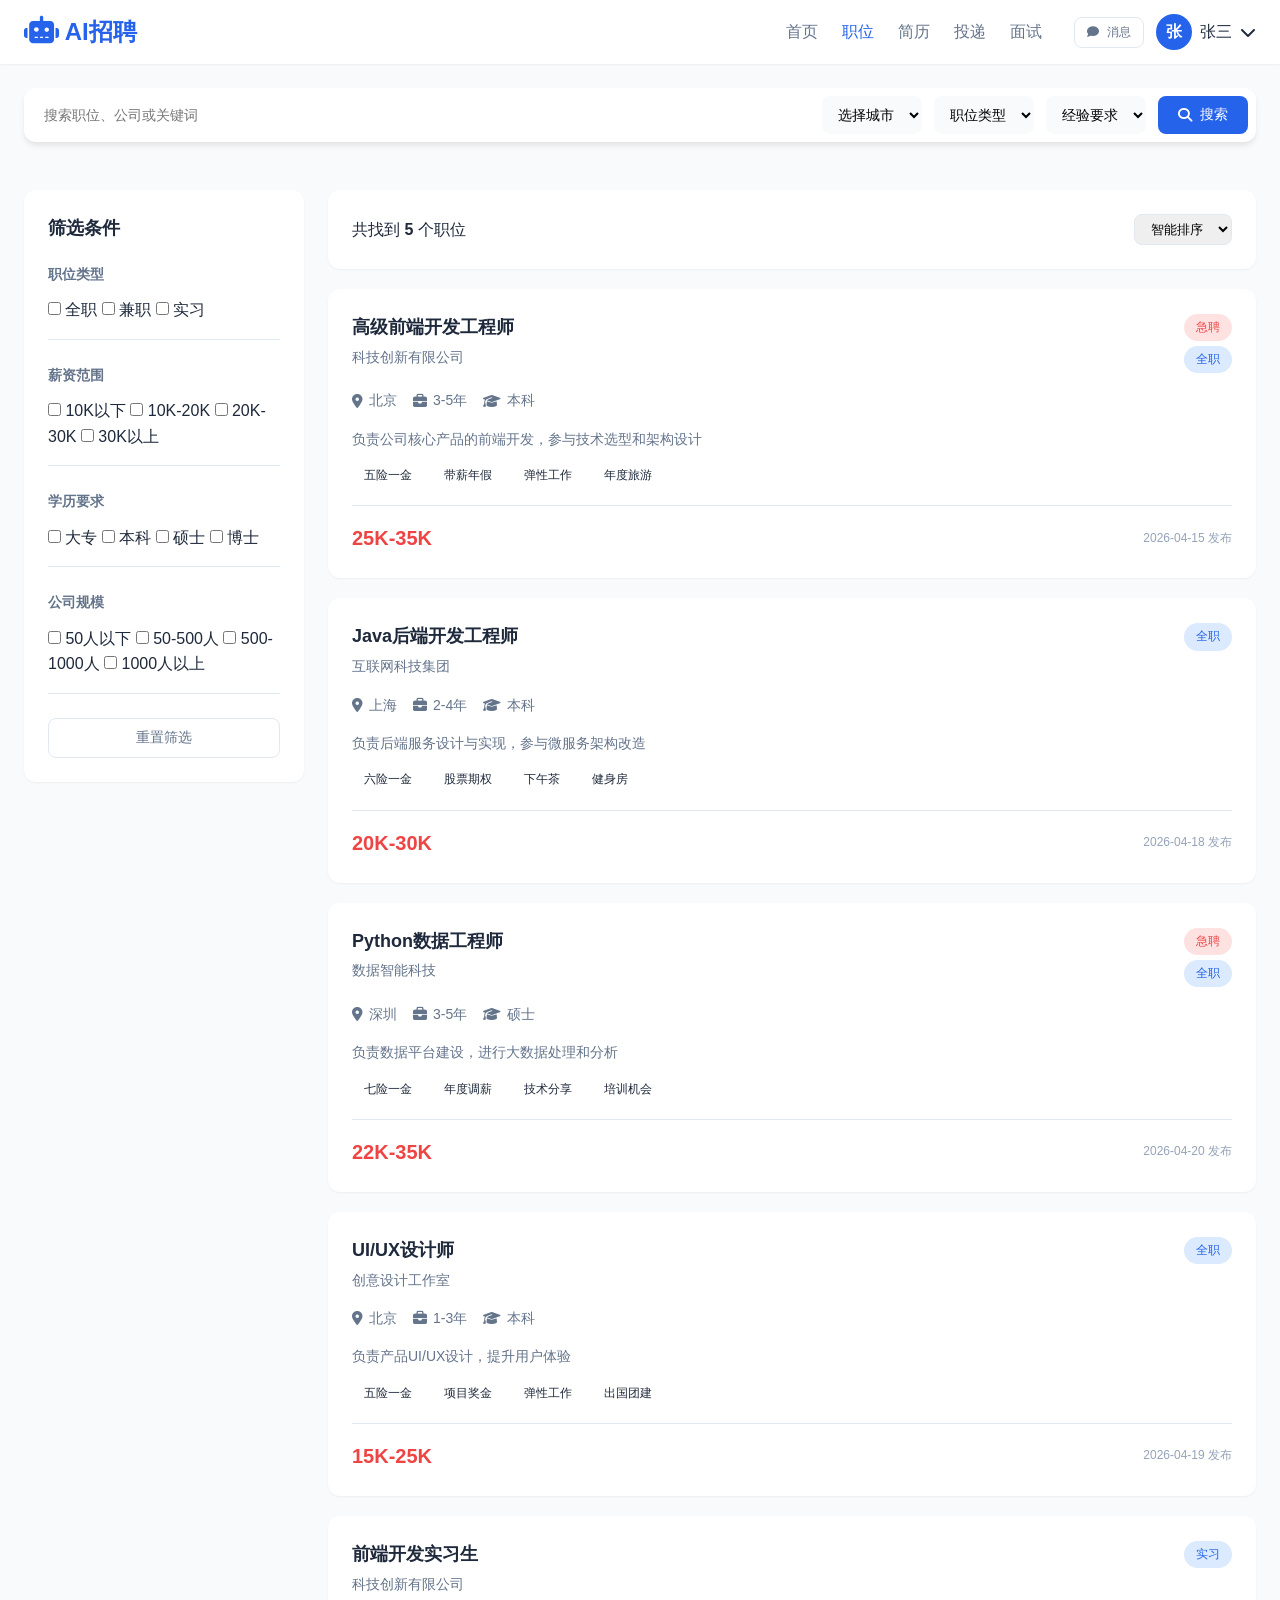
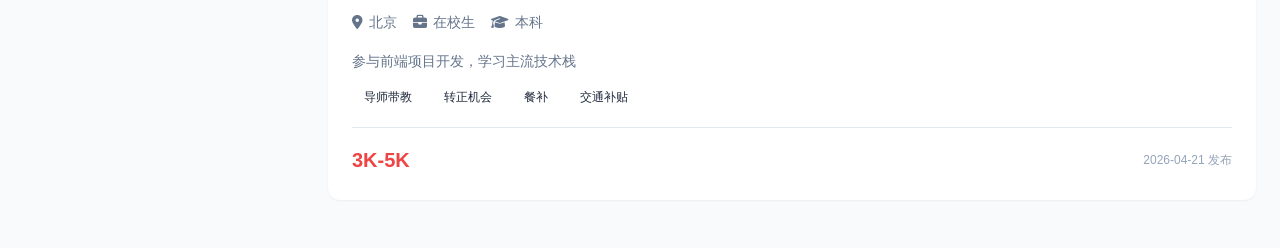
<file: candidate/jobs.html>
<!DOCTYPE html>
<html lang="zh-CN">
<head>
    <meta charset="UTF-8">
    <meta name="viewport" content="width=device-width, initial-scale=1.0">
    <title>职位搜索 - AI智能招聘平台</title>
    <link rel="stylesheet" href="https://cdnjs.cloudflare.com/ajax/libs/font-awesome/6.4.0/css/all.min.css">
    <link rel="stylesheet" href="../css/styles.css">
</head>
<body>
    <header class="header">
        <div class="container">
            <div class="logo">
                <a href="index.html"><i class="fas fa-robot"></i> AI招聘</a>
            </div>
            <nav class="nav">
                <div class="nav-links">
                    <a href="index.html">首页</a>
                    <a href="jobs.html" class="active">职位</a>
                    <a href="resume.html">简历</a>
                    <a href="applications.html">投递</a>
                    <a href="interview.html">面试</a>
                </div>
                <div class="nav-actions">
                    <button class="btn btn-outline btn-sm" onclick="window.location.href='chat.html'">
                        <i class="fas fa-comment"></i> 消息
                    </button>
                    <div class="dropdown">
                        <div class="user-menu">
                            <div class="user-avatar">张</div>
                            <span>张三</span>
                            <i class="fas fa-chevron-down"></i>
                        </div>
                        <div class="dropdown-content">
                            <a href="profile.html"><i class="fas fa-user"></i> 个人中心</a>
                            <a href="resume.html"><i class="fas fa-file-alt"></i> 我的简历</a>
                            <a href="settings.html"><i class="fas fa-cog"></i> 设置</a>
                            <a href="../login.html"><i class="fas fa-sign-out-alt"></i> 退出</a>
                        </div>
                    </div>
                </div>
            </nav>
            <div class="mobile-menu-btn">
                <i class="fas fa-bars"></i>
            </div>
        </div>
    </header>

    <div style="background-color: var(--bg-light); padding: 24px 0;">
        <div class="container">
            <div class="search-bar">
                <input type="text" id="searchKeyword" placeholder="搜索职位、公司或关键词">
                <select id="searchCity">
                    <option value="">选择城市</option>
                    <option value="北京">北京</option>
                    <option value="上海">上海</option>
                    <option value="深圳">深圳</option>
                    <option value="广州">广州</option>
                    <option value="杭州">杭州</option>
                </select>
                <select id="searchType">
                    <option value="">职位类型</option>
                    <option value="全职">全职</option>
                    <option value="兼职">兼职</option>
                    <option value="实习">实习</option>
                </select>
                <select id="searchExperience">
                    <option value="">经验要求</option>
                    <option value="在校生">在校生</option>
                    <option value="1-3年">1-3年</option>
                    <option value="3-5年">3-5年</option>
                    <option value="5年以上">5年以上</option>
                </select>
                <button class="btn btn-primary" onclick="searchJobs()">
                    <i class="fas fa-search"></i> 搜索
                </button>
            </div>
        </div>
    </div>

    <div class="container" style="padding: 24px 24px;">
        <div style="display: flex; gap: 24px;">
            <!-- 筛选面板 -->
            <div style="width: 280px; flex-shrink: 0;">
                <div class="card">
                    <h3 class="card-title" style="margin-bottom: 20px;">筛选条件</h3>
                    
                    <div class="filter-section">
                        <h4 style="font-size: 14px; margin-bottom: 12px; color: var(--text-gray);">职位类型</h4>
                        <label class="checkbox-label" style="margin-bottom: 8px;">
                            <input type="checkbox" value="全职" onchange="filterJobs()"> 全职
                        </label>
                        <label class="checkbox-label" style="margin-bottom: 8px;">
                            <input type="checkbox" value="兼职" onchange="filterJobs()"> 兼职
                        </label>
                        <label class="checkbox-label" style="margin-bottom: 8px;">
                            <input type="checkbox" value="实习" onchange="filterJobs()"> 实习
                        </label>
                    </div>

                    <div class="filter-section" style="margin-top: 24px;">
                        <h4 style="font-size: 14px; margin-bottom: 12px; color: var(--text-gray);">薪资范围</h4>
                        <label class="checkbox-label" style="margin-bottom: 8px;">
                            <input type="checkbox" value="0-10" onchange="filterJobs()"> 10K以下
                        </label>
                        <label class="checkbox-label" style="margin-bottom: 8px;">
                            <input type="checkbox" value="10-20" onchange="filterJobs()"> 10K-20K
                        </label>
                        <label class="checkbox-label" style="margin-bottom: 8px;">
                            <input type="checkbox" value="20-30" onchange="filterJobs()"> 20K-30K
                        </label>
                        <label class="checkbox-label" style="margin-bottom: 8px;">
                            <input type="checkbox" value="30+" onchange="filterJobs()"> 30K以上
                        </label>
                    </div>

                    <div class="filter-section" style="margin-top: 24px;">
                        <h4 style="font-size: 14px; margin-bottom: 12px; color: var(--text-gray);">学历要求</h4>
                        <label class="checkbox-label" style="margin-bottom: 8px;">
                            <input type="checkbox" value="大专"> 大专
                        </label>
                        <label class="checkbox-label" style="margin-bottom: 8px;">
                            <input type="checkbox" value="本科"> 本科
                        </label>
                        <label class="checkbox-label" style="margin-bottom: 8px;">
                            <input type="checkbox" value="硕士"> 硕士
                        </label>
                        <label class="checkbox-label" style="margin-bottom: 8px;">
                            <input type="checkbox" value="博士"> 博士
                        </label>
                    </div>

                    <div class="filter-section" style="margin-top: 24px;">
                        <h4 style="font-size: 14px; margin-bottom: 12px; color: var(--text-gray);">公司规模</h4>
                        <label class="checkbox-label" style="margin-bottom: 8px;">
                            <input type="checkbox" value="0-50"> 50人以下
                        </label>
                        <label class="checkbox-label" style="margin-bottom: 8px;">
                            <input type="checkbox" value="50-500"> 50-500人
                        </label>
                        <label class="checkbox-label" style="margin-bottom: 8px;">
                            <input type="checkbox" value="500-1000"> 500-1000人
                        </label>
                        <label class="checkbox-label" style="margin-bottom: 8px;">
                            <input type="checkbox" value="1000+"> 1000人以上
                        </label>
                    </div>

                    <button class="btn btn-outline" style="width: 100%; margin-top: 24px;" onclick="resetFilters()">重置筛选</button>
                </div>
            </div>

            <!-- 职位列表 -->
            <div style="flex: 1;">
                <div class="card" style="margin-bottom: 20px;">
                    <div style="display: flex; justify-content: space-between; align-items: center;">
                        <div>
                            共找到 <strong id="jobCount">0</strong> 个职位
                        </div>
                        <div style="display: flex; gap: 12px; align-items: center;">
                            <select id="sortBy" onchange="sortJobs()" style="padding: 6px 12px; border: 1px solid var(--border-color); border-radius: var(--radius-md);">
                                <option value="relevance">智能排序</option>
                                <option value="newest">最新发布</option>
                                <option value="salary_high">薪资最高</option>
                                <option value="salary_low">薪资最低</option>
                            </select>
                        </div>
                    </div>
                </div>

                <div id="jobsList" class="job-list">
                    <!-- 动态加载 -->
                </div>

                <div id="pagination" class="pagination">
                    <!-- 分页 -->
                </div>
            </div>
        </div>
    </div>

    <!-- 职位详情弹窗 -->
    <div id="jobDetailModal" class="modal">
        <div class="modal-content" style="max-width: 800px;">
            <div class="modal-header">
                <h3 id="modalJobTitle">职位详情</h3>
                <span class="modal-close" onclick="Modal.close('jobDetailModal')">&times;</span>
            </div>
            <div class="modal-body" id="modalJobContent">
                <!-- 动态加载 -->
            </div>
            <div class="modal-footer">
                <button class="btn btn-outline" onclick="saveJob()">
                    <i class="fas fa-heart"></i> 收藏
                </button>
                <button class="btn btn-primary" onclick="applyForJob()">
                    <i class="fas fa-paper-plane"></i> 立即投递
                </button>
            </div>
        </div>
    </div>

    <script src="../js/app.js"></script>
    <script>
        let currentJobs = [];
        let currentJobId = null;
        const pageSize = 10;
        let currentPage = 1;

        document.addEventListener('DOMContentLoaded', function() {
            loadFiltersFromURL();
            loadJobs();
        });

        function loadFiltersFromURL() {
            const params = new URLSearchParams(window.location.search);
            const keyword = params.get('keyword');
            const city = params.get('city');
            const experience = params.get('experience');
            
            if (keyword) document.getElementById('searchKeyword').value = keyword;
            if (city) document.getElementById('searchCity').value = city;
            if (experience) document.getElementById('searchExperience').value = experience;
        }

        function loadJobs() {
            const keyword = document.getElementById('searchKeyword').value;
            const city = document.getElementById('searchCity').value;
            const experience = document.getElementById('searchExperience').value;
            
            const filters = {};
            if (keyword) filters.keyword = keyword;
            if (city) filters.city = city;
            if (experience) filters.experience = experience;
            
            currentJobs = JobManager.getAll(filters);
            document.getElementById('jobCount').textContent = currentJobs.length;
            renderJobs();
        }

        function renderJobs() {
            const container = document.getElementById('jobsList');
            const start = (currentPage - 1) * pageSize;
            const end = start + pageSize;
            const pageJobs = currentJobs.slice(start, end);
            
            if (pageJobs.length === 0) {
                container.innerHTML = `
                    <div class="empty-state">
                        <i class="fas fa-search"></i>
                        <h3>未找到匹配的职位</h3>
                        <p>试试调整筛选条件或搜索关键词</p>
                        <button class="btn btn-primary" onclick="resetFilters()">重置筛选</button>
                    </div>
                `;
                return;
            }
            
            container.innerHTML = pageJobs.map(job => `
                <div class="job-card" style="cursor: pointer;" onclick="showJobDetail('${job.id}')">
                    <div class="job-card-header">
                        <div>
                            <div class="job-title">${job.title}</div>
                            <div class="company-name">${job.company}</div>
                        </div>
                        <div style="text-align: right;">
                            ${job.urgent ? '<span class="tag tag-danger" style="margin-bottom: 4px;">急聘</span><br>' : ''}
                            <span class="tag tag-primary">${job.type}</span>
                        </div>
                    </div>
                    <div class="job-meta">
                        <span><i class="fas fa-map-marker-alt"></i> ${job.city}</span>
                        <span><i class="fas fa-briefcase"></i> ${job.experience}</span>
                        <span><i class="fas fa-graduation-cap"></i> ${job.education}</span>
                    </div>
                    <p style="color: var(--text-gray); margin-bottom: 12px; font-size: 14px;">${job.description}</p>
                    <div class="job-tags">
                        ${job.benefits.slice(0, 4).map(b => `<span class="tag">${b}</span>`).join('')}
                    </div>
                    <div class="job-footer">
                        <div class="salary">${job.salary}</div>
                        <div style="font-size: 12px; color: var(--text-light);">
                            ${Utils.formatDate(job.createdAt)} 发布
                        </div>
                    </div>
                </div>
            `).join('');
            
            renderPagination();
        }

        function renderPagination() {
            const totalPages = Math.ceil(currentJobs.length / pageSize);
            const pagination = document.getElementById('pagination');
            
            if (totalPages <= 1) {
                pagination.innerHTML = '';
                return;
            }
            
            let html = '';
            for (let i = 1; i <= totalPages; i++) {
                html += `<button class="${i === currentPage ? 'active' : ''}" onclick="goToPage(${i})">${i}</button>`;
            }
            pagination.innerHTML = html;
        }

        function goToPage(page) {
            currentPage = page;
            renderJobs();
            window.scrollTo({ top: 0, behavior: 'smooth' });
        }

        function searchJobs() {
            currentPage = 1;
            loadJobs();
        }

        function filterJobs() {
            currentPage = 1;
            loadJobs();
        }

        function sortJobs() {
            const sortBy = document.getElementById('sortBy').value;
            switch (sortBy) {
                case 'newest':
                    currentJobs.sort((a, b) => new Date(b.createdAt) - new Date(a.createdAt));
                    break;
                case 'salary_high':
                    currentJobs.sort((a, b) => {
                        const aMax = parseInt(a.salary.split('-')[1] || a.salary) * 1000;
                        const bMax = parseInt(b.salary.split('-')[1] || b.salary) * 1000;
                        return bMax - aMax;
                    });
                    break;
            }
            renderJobs();
        }

        function resetFilters() {
            document.getElementById('searchKeyword').value = '';
            document.getElementById('searchCity').value = '';
            document.getElementById('searchType').value = '';
            document.getElementById('searchExperience').value = '';
            document.getElementById('sortBy').value = 'relevance';
            currentPage = 1;
            loadJobs();
        }

        function showJobDetail(jobId) {
            currentJobId = jobId;
            const job = JobManager.getById(jobId);
            if (!job) return;
            
            document.getElementById('modalJobTitle').textContent = job.title;
            document.getElementById('modalJobContent').innerHTML = `
                <div style="margin-bottom: 20px;">
                    <div style="font-size: 20px; font-weight: 600; margin-bottom: 8px;">${job.title}</div>
                    <div style="color: var(--text-gray); margin-bottom: 12px;">${job.company}</div>
                    <div class="salary" style="font-size: 24px;">${job.salary}</div>
                </div>
                
                <div class="job-meta" style="margin-bottom: 20px;">
                    <span><i class="fas fa-map-marker-alt"></i> ${job.city}</span>
                    <span><i class="fas fa-briefcase"></i> ${job.experience}</span>
                    <span><i class="fas fa-graduation-cap"></i> ${job.education}</span>
                    <span><i class="fas fa-clock"></i> ${job.type}</span>
                </div>
                
                <div style="margin-bottom: 20px;">
                    <h4 style="margin-bottom: 12px;">职位描述</h4>
                    <p style="color: var(--text-gray); line-height: 1.8;">${job.description}</p>
                </div>
                
                <div style="margin-bottom: 20px;">
                    <h4 style="margin-bottom: 12px;">任职要求</h4>
                    <ul style="color: var(--text-gray); line-height: 2; padding-left: 20px;">
                        ${job.requirements.map(r => `<li>${r}</li>`).join('')}
                    </ul>
                </div>
                
                <div style="margin-bottom: 20px;">
                    <h4 style="margin-bottom: 12px;">公司福利</h4>
                    <div style="display: flex; flex-wrap: wrap; gap: 8px;">
                        ${job.benefits.map(b => `<span class="tag tag-success">${b}</span>`).join('')}
                    </div>
                </div>
                
                <div style="background-color: var(--bg-light); padding: 16px; border-radius: var(--radius-md);">
                    <div style="display: flex; justify-content: space-between; color: var(--text-gray); font-size: 14px;">
                        <span><i class="fas fa-eye"></i> ${job.views} 次浏览</span>
                        <span><i class="fas fa-users"></i> ${job.applications} 人投递</span>
                        <span><i class="fas fa-clock"></i> ${Utils.formatDate(job.createdAt)} 发布</span>
                    </div>
                </div>
            `;
            
            Modal.open('jobDetailModal');
        }

        function applyForJob() {
            const user = Auth.init();
            if (!user) {
                Modal.close('jobDetailModal');
                Utils.showToast('请先登录', 'warning');
                setTimeout(() => window.location.href = '../login.html', 1000);
                return;
            }
            
            const job = JobManager.getById(currentJobId);
            ApplicationManager.apply({
                jobId: job.id,
                jobTitle: job.title,
                company: job.company,
                candidateId: user.id,
                candidateName: user.name || user.phone,
                hrId: job.hrId
            });
            
            Modal.close('jobDetailModal');
        }

        function saveJob() {
            Utils.showToast('已收藏职位', 'success');
        }

        // 回车搜索
        document.getElementById('searchKeyword')?.addEventListener('keypress', function(e) {
            if (e.key === 'Enter') {
                searchJobs();
            }
        });
    </script>

    <style>
        .filter-section {
            padding-bottom: 16px;
            border-bottom: 1px solid var(--border-color);
        }
        .filter-section:last-child {
            border-bottom: none;
        }
    </style>
</body>
</html>
</file>
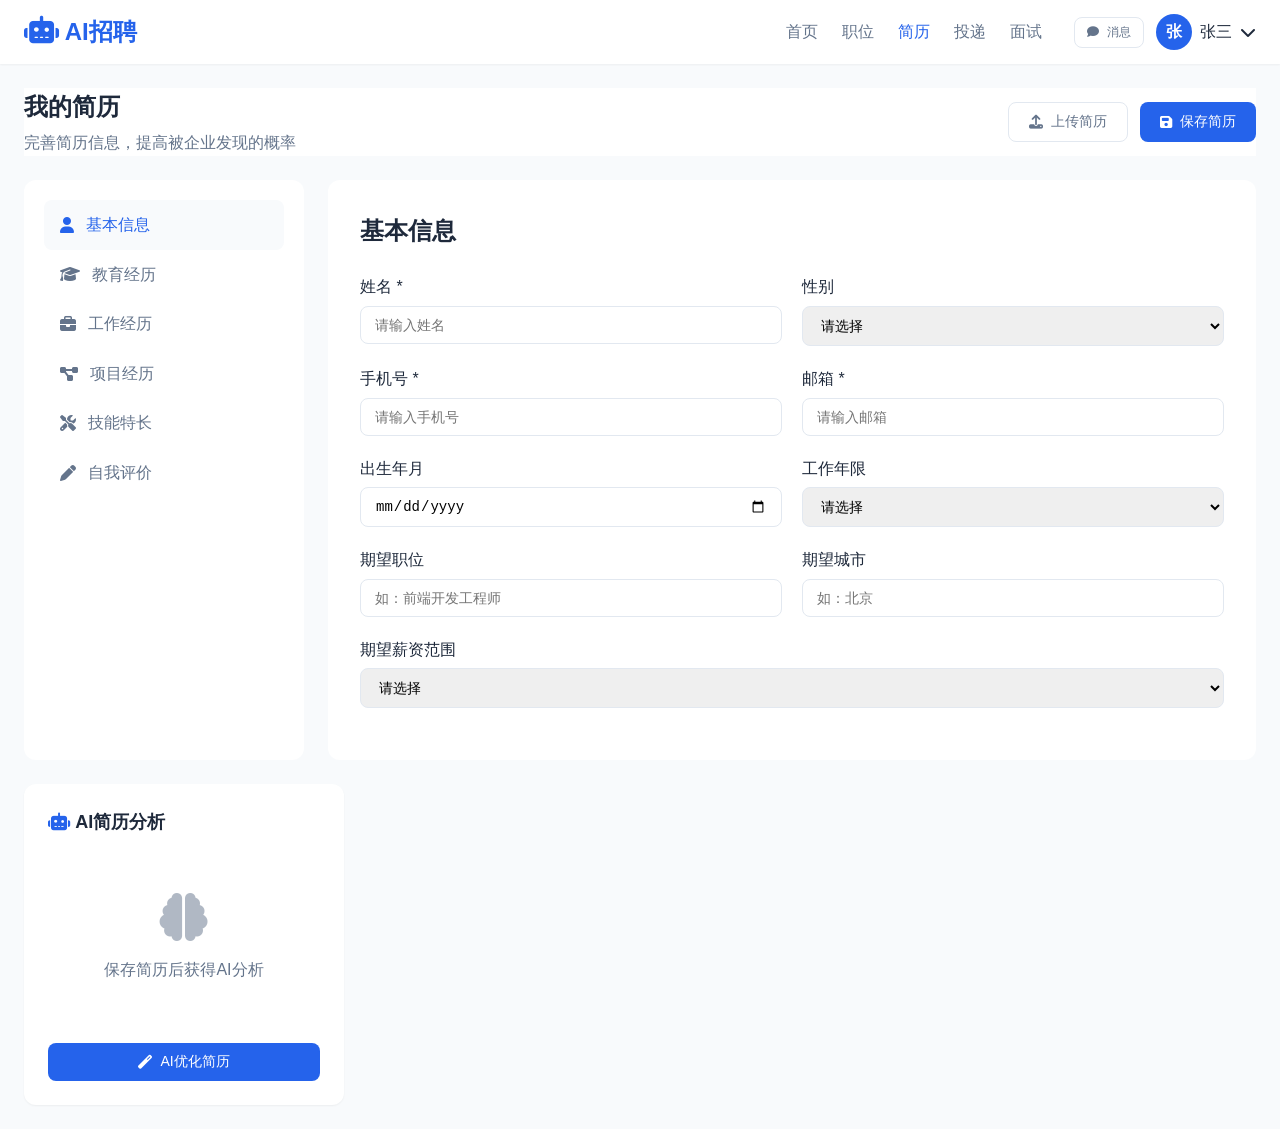
<file: candidate/resume.html>
<!DOCTYPE html>
<html lang="zh-CN">
<head>
    <meta charset="UTF-8">
    <meta name="viewport" content="width=device-width, initial-scale=1.0">
    <title>我的简历 - AI智能招聘平台</title>
    <link rel="stylesheet" href="https://cdnjs.cloudflare.com/ajax/libs/font-awesome/6.4.0/css/all.min.css">
    <link rel="stylesheet" href="../css/styles.css">
</head>
<body>
    <header class="header">
        <div class="container">
            <div class="logo">
                <a href="index.html"><i class="fas fa-robot"></i> AI招聘</a>
            </div>
            <nav class="nav">
                <div class="nav-links">
                    <a href="index.html">首页</a>
                    <a href="jobs.html">职位</a>
                    <a href="resume.html" class="active">简历</a>
                    <a href="applications.html">投递</a>
                    <a href="interview.html">面试</a>
                </div>
                <div class="nav-actions">
                    <button class="btn btn-outline btn-sm" onclick="window.location.href='chat.html'">
                        <i class="fas fa-comment"></i> 消息
                    </button>
                    <div class="dropdown">
                        <div class="user-menu">
                            <div class="user-avatar">张</div>
                            <span>张三</span>
                            <i class="fas fa-chevron-down"></i>
                        </div>
                        <div class="dropdown-content">
                            <a href="profile.html"><i class="fas fa-user"></i> 个人中心</a>
                            <a href="resume.html"><i class="fas fa-file-alt"></i> 我的简历</a>
                            <a href="settings.html"><i class="fas fa-cog"></i> 设置</a>
                            <a href="../login.html"><i class="fas fa-sign-out-alt"></i> 退出</a>
                        </div>
                    </div>
                </div>
            </nav>
            <div class="mobile-menu-btn">
                <i class="fas fa-bars"></i>
            </div>
        </div>
    </header>

    <div class="container" style="padding: 24px;">
        <div class="page-header" style="padding: 0; border: none; margin-bottom: 24px;">
            <div style="display: flex; justify-content: space-between; align-items: center;">
                <div>
                    <h1>我的简历</h1>
                    <p>完善简历信息，提高被企业发现的概率</p>
                </div>
                <div style="display: flex; gap: 12px;">
                    <button class="btn btn-outline" onclick="uploadResume()">
                        <i class="fas fa-upload"></i> 上传简历
                    </button>
                    <button class="btn btn-primary" onclick="saveResume()">
                        <i class="fas fa-save"></i> 保存简历
                    </button>
                </div>
            </div>
        </div>

        <div class="resume-editor">
            <!-- 简历模块导航 -->
            <div class="resume-sections">
                <div class="resume-section-item active" onclick="showSection('basic')">
                    <i class="fas fa-user"></i>
                    <span>基本信息</span>
                </div>
                <div class="resume-section-item" onclick="showSection('education')">
                    <i class="fas fa-graduation-cap"></i>
                    <span>教育经历</span>
                </div>
                <div class="resume-section-item" onclick="showSection('work')">
                    <i class="fas fa-briefcase"></i>
                    <span>工作经历</span>
                </div>
                <div class="resume-section-item" onclick="showSection('project')">
                    <i class="fas fa-project-diagram"></i>
                    <span>项目经历</span>
                </div>
                <div class="resume-section-item" onclick="showSection('skill')">
                    <i class="fas fa-tools"></i>
                    <span>技能特长</span>
                </div>
                <div class="resume-section-item" onclick="showSection('evaluation')">
                    <i class="fas fa-pen"></i>
                    <span>自我评价</span>
                </div>
            </div>

            <!-- 简历编辑内容 -->
            <div class="resume-editor-content">
                <!-- 基本信息 -->
                <div id="section-basic" class="resume-section-content">
                    <h2 style="margin-bottom: 24px;">基本信息</h2>
                    <div class="form-row">
                        <div class="form-group">
                            <label>姓名 *</label>
                            <input type="text" id="name" class="form-control" placeholder="请输入姓名" required>
                        </div>
                        <div class="form-group">
                            <label>性别</label>
                            <select id="gender" class="form-control">
                                <option value="">请选择</option>
                                <option value="男">男</option>
                                <option value="女">女</option>
                            </select>
                        </div>
                    </div>
                    <div class="form-row">
                        <div class="form-group">
                            <label>手机号 *</label>
                            <input type="tel" id="phone" class="form-control" placeholder="请输入手机号" required>
                        </div>
                        <div class="form-group">
                            <label>邮箱 *</label>
                            <input type="email" id="email" class="form-control" placeholder="请输入邮箱" required>
                        </div>
                    </div>
                    <div class="form-row">
                        <div class="form-group">
                            <label>出生年月</label>
                            <input type="date" id="birthday" class="form-control">
                        </div>
                        <div class="form-group">
                            <label>工作年限</label>
                            <select id="workYears" class="form-control">
                                <option value="">请选择</option>
                                <option value="应届毕业生">应届毕业生</option>
                                <option value="1年以下">1年以下</option>
                                <option value="1-3年">1-3年</option>
                                <option value="3-5年">3-5年</option>
                                <option value="5-10年">5-10年</option>
                                <option value="10年以上">10年以上</option>
                            </select>
                        </div>
                    </div>
                    <div class="form-row">
                        <div class="form-group">
                            <label>期望职位</label>
                            <input type="text" id="desiredPosition" class="form-control" placeholder="如：前端开发工程师">
                        </div>
                        <div class="form-group">
                            <label>期望城市</label>
                            <input type="text" id="desiredCity" class="form-control" placeholder="如：北京">
                        </div>
                    </div>
                    <div class="form-row">
                        <div class="form-group">
                            <label>期望薪资范围</label>
                            <select id="expectedSalary" class="form-control">
                                <option value="">请选择</option>
                                <option value="5K以下">5K以下</option>
                                <option value="5K-10K">5K-10K</option>
                                <option value="10K-15K">10K-15K</option>
                                <option value="15K-20K">15K-20K</option>
                                <option value="20K-30K">20K-30K</option>
                                <option value="30K以上">30K以上</option>
                            </select>
                        </div>
                    </div>
                </div>

                <!-- 教育经历 -->
                <div id="section-education" class="resume-section-content" style="display: none;">
                    <div style="display: flex; justify-content: space-between; align-items: center; margin-bottom: 24px;">
                        <h2>教育经历</h2>
                        <button class="btn btn-outline btn-sm" onclick="addEducation()">
                            <i class="fas fa-plus"></i> 添加
                        </button>
                    </div>
                    <div id="education-list">
                        <!-- 动态添加 -->
                    </div>
                </div>

                <!-- 工作经历 -->
                <div id="section-work" class="resume-section-content" style="display: none;">
                    <div style="display: flex; justify-content: space-between; align-items: center; margin-bottom: 24px;">
                        <h2>工作经历</h2>
                        <button class="btn btn-outline btn-sm" onclick="addWork()">
                            <i class="fas fa-plus"></i> 添加
                        </button>
                    </div>
                    <div id="work-list">
                        <!-- 动态添加 -->
                    </div>
                </div>

                <!-- 项目经历 -->
                <div id="section-project" class="resume-section-content" style="display: none;">
                    <div style="display: flex; justify-content: space-between; align-items: center; margin-bottom: 24px;">
                        <h2>项目经历</h2>
                        <button class="btn btn-outline btn-sm" onclick="addProject()">
                            <i class="fas fa-plus"></i> 添加
                        </button>
                    </div>
                    <div id="project-list">
                        <!-- 动态添加 -->
                    </div>
                </div>

                <!-- 技能特长 -->
                <div id="section-skill" class="resume-section-content" style="display: none;">
                    <h2 style="margin-bottom: 24px;">技能特长</h2>
                    <div class="form-group">
                        <label>专业技能（每项技能用逗号分隔）</label>
                        <textarea id="skills" class="form-control" rows="4" placeholder="如：React, Vue, Node.js, TypeScript, Webpack"></textarea>
                    </div>
                    <div class="form-group">
                        <label>语言能力</label>
                        <input type="text" id="languages" class="form-control" placeholder="如：英语 CET-6">
                    </div>
                </div>

                <!-- 自我评价 -->
                <div id="section-evaluation" class="resume-section-content" style="display: none;">
                    <h2 style="margin-bottom: 24px;">自我评价</h2>
                    <div class="form-group">
                        <textarea id="selfEvaluation" class="form-control" rows="8" placeholder="简要描述您的职业优势、工作风格和职业目标..."></textarea>
                    </div>
                </div>
            </div>

            <!-- AI分析面板 -->
            <div style="width: 320px; flex-shrink: 0;">
                <div class="card">
                    <div class="card-header">
                        <h3 class="card-title">
                            <i class="fas fa-robot" style="color: var(--primary-color);"></i>
                            AI简历分析
                        </h3>
                    </div>
                    
                    <div id="aiAnalysis" style="text-align: center; padding: 40px 20px; color: var(--text-gray);">
                        <i class="fas fa-brain" style="font-size: 48px; margin-bottom: 16px; opacity: 0.5;"></i>
                        <p>保存简历后获得AI分析</p>
                    </div>
                    
                    <div id="aiAnalysisResult" style="display: none;">
                        <div class="match-indicator" style="margin-bottom: 20px;">
                            <span>简历完整度</span>
                            <div class="match-bar" style="flex: 1; margin: 0 12px;">
                                <div class="match-fill" id="completenessBar" style="width: 0%;"></div>
                            </div>
                            <span class="match-score" id="completenessScore">0%</span>
                        </div>
                        
                        <div style="margin-bottom: 20px;">
                            <div style="font-size: 14px; color: var(--text-gray); margin-bottom: 8px;">AI建议</div>
                            <ul style="font-size: 14px; color: var(--text-dark);" id="aiSuggestions">
                                <!-- 动态添加 -->
                            </ul>
                        </div>
                        
                        <div style="background-color: var(--bg-light); padding: 16px; border-radius: var(--radius-md);">
                            <div style="font-size: 14px; font-weight: 600; margin-bottom: 8px;">
                                <i class="fas fa-shield-alt" style="color: var(--success-color);"></i>
                                简历风险检测
                            </div>
                            <div id="riskCheck" style="font-size: 13px; color: var(--text-gray);">
                                <!-- 动态添加 -->
                            </div>
                        </div>
                    </div>
                    
                    <button class="btn btn-primary" style="width: 100%; margin-top: 20px;" onclick="analyzeWithAI()">
                        <i class="fas fa-magic"></i> AI优化简历
                    </button>
                </div>
            </div>
        </div>
    </div>

    <!-- 上传简历弹窗 -->
    <div id="uploadModal" class="modal">
        <div class="modal-content" style="max-width: 500px;">
            <div class="modal-header">
                <h3>上传简历</h3>
                <span class="modal-close" onclick="Modal.close('uploadModal')">&times;</span>
            </div>
            <div class="modal-body">
                <div style="border: 2px dashed var(--border-color); border-radius: var(--radius-lg); padding: 60px 20px; text-align: center;">
                    <i class="fas fa-cloud-upload-alt" style="font-size: 64px; color: var(--text-light); margin-bottom: 20px;"></i>
                    <p style="margin-bottom: 16px;">将文件拖拽到此处，或点击选择文件</p>
                    <p style="color: var(--text-light); font-size: 12px;">支持 PDF、Word 格式，大小不超过 5MB</p>
                    <input type="file" id="resumeFile" accept=".pdf,.doc,.docx" style="display: none;" onchange="handleFileUpload(this)">
                    <button class="btn btn-primary" style="margin-top: 20px;" onclick="document.getElementById('resumeFile').click()">
                        选择文件
                    </button>
                </div>
                
                <div id="uploadProgress" style="display: none; margin-top: 20px;">
                    <div style="display: flex; align-items: center; gap: 12px;">
                        <i class="fas fa-file-alt" style="font-size: 24px; color: var(--primary-color);"></i>
                        <div style="flex: 1;">
                            <div style="font-size: 14px; margin-bottom: 4px;" id="fileName">resume.pdf</div>
                            <div class="progress-bar">
                                <div class="progress-fill" id="progressBar" style="width: 0%;"></div>
                            </div>
                        </div>
                    </div>
                </div>
            </div>
        </div>
    </div>

    <script src="../js/app.js"></script>
    <script>
        let resumeData = ResumeManager.getDefaultResume();

        document.addEventListener('DOMContentLoaded', function() {
            loadResume();
        });

        function loadResume() {
            const saved = ResumeManager.get();
            if (saved && saved.name) {
                resumeData = saved;
                fillFormData();
            }
        }

        function fillFormData() {
            document.getElementById('name').value = resumeData.name || '';
            document.getElementById('gender').value = resumeData.gender || '';
            document.getElementById('phone').value = resumeData.phone || '';
            document.getElementById('email').value = resumeData.email || '';
            document.getElementById('birthday').value = resumeData.birthday || '';
            document.getElementById('workYears').value = resumeData.workYears || '';
            document.getElementById('desiredPosition').value = resumeData.desiredPosition || '';
            document.getElementById('desiredCity').value = resumeData.desiredCity || '';
            document.getElementById('expectedSalary').value = resumeData.expectedSalary || '';
            document.getElementById('skills').value = resumeData.skills?.join(', ') || '';
            document.getElementById('languages').value = resumeData.languages || '';
            document.getElementById('selfEvaluation').value = resumeData.selfEvaluation || '';
            
            renderEducationList();
            renderWorkList();
            renderProjectList();
        }

        function showSection(section) {
            document.querySelectorAll('.resume-section-content').forEach(el => {
                el.style.display = 'none';
            });
            document.querySelectorAll('.resume-section-item').forEach(el => {
                el.classList.remove('active');
            });
            
            document.getElementById(`section-${section}`).style.display = 'block';
            document.querySelector(`.resume-section-item[onclick="showSection('${section}')"]`).classList.add('active');
        }

        function collectFormData() {
            resumeData.name = document.getElementById('name').value;
            resumeData.gender = document.getElementById('gender').value;
            resumeData.phone = document.getElementById('phone').value;
            resumeData.email = document.getElementById('email').value;
            resumeData.birthday = document.getElementById('birthday').value;
            resumeData.workYears = document.getElementById('workYears').value;
            resumeData.desiredPosition = document.getElementById('desiredPosition').value;
            resumeData.desiredCity = document.getElementById('desiredCity').value;
            resumeData.expectedSalary = document.getElementById('expectedSalary').value;
            resumeData.skills = document.getElementById('skills').value.split(',').map(s => s.trim()).filter(s => s);
            resumeData.languages = document.getElementById('languages').value;
            resumeData.selfEvaluation = document.getElementById('selfEvaluation').value;
        }

        function saveResume() {
            collectFormData();
            resumeData.updatedAt = new Date().toISOString();
            
            if (ResumeManager.save(resumeData)) {
                Utils.showToast('简历保存成功', 'success');
                runAIAnalysis();
            } else {
                Utils.showToast('请先登录', 'error');
            }
        }

        function uploadResume() {
            Modal.open('uploadModal');
        }

        function handleFileUpload(input) {
            const file = input.files[0];
            if (!file) return;
            
            document.getElementById('fileName').textContent = file.name;
            document.getElementById('uploadProgress').style.display = 'block';
            
            let progress = 0;
            const interval = setInterval(() => {
                progress += Math.random() * 30;
                if (progress >= 100) {
                    progress = 100;
                    clearInterval(interval);
                    
                    setTimeout(() => {
                        Modal.close('uploadModal');
                        Utils.showToast('简历上传成功！正在解析...', 'success');
                        
                        // 模拟AI解析
                        setTimeout(() => {
                            AIResumeParser.parse({}).then(analysis => {
                                Utils.showToast('简历解析完成！', 'success');
                                // 填充解析结果
                                document.getElementById('skills').value = analysis.extractedSkills.join(', ');
                                saveResume();
                            });
                        }, 1500);
                    }, 500);
                }
                document.getElementById('progressBar').style.width = progress + '%';
            }, 200);
        }

        function runAIAnalysis() {
            const completeness = calculateCompleteness();
            document.getElementById('completenessScore').textContent = completeness + '%';
            document.getElementById('completenessBar').style.width = completeness + '%';
            
            const suggestions = generateSuggestions();
            document.getElementById('aiSuggestions').innerHTML = suggestions.map(s => `<li style="margin-bottom: 8px;"><i class="fas fa-lightbulb" style="color: var(--warning-color); margin-right: 8px;"></i>${s}</li>`).join('');
            
            document.getElementById('riskCheck').innerHTML = `
                <p><i class="fas fa-check-circle" style="color: var(--success-color);"></i> 工作经历时间线正常</p>
                <p><i class="fas fa-check-circle" style="color: var(--success-color);"></i> 教育背景描述清晰</p>
                <p><i class="fas fa-check-circle" style="color: var(--success-color);"></i> 技能关键词丰富</p>
            `;
            
            document.getElementById('aiAnalysis').style.display = 'none';
            document.getElementById('aiAnalysisResult').style.display = 'block';
        }

        function calculateCompleteness() {
            let score = 0;
            const fields = ['name', 'phone', 'email', 'gender', 'birthday', 'workYears', 
                          'desiredPosition', 'desiredCity', 'skills', 'selfEvaluation'];
            fields.forEach(field => {
                const el = document.getElementById(field);
                if (el && el.value) score += 8;
            });
            
            if (resumeData.education?.length > 0) score += 8;
            if (resumeData.workExperience?.length > 0) score += 8;
            if (resumeData.projectExperience?.length > 0) score += 8;
            
            return Math.min(score, 100);
        }

        function generateSuggestions() {
            const suggestions = [];
            if (!resumeData.selfEvaluation) suggestions.push('添加自我评价，增加HR的了解');
            if (!resumeData.skills?.length) suggestions.push('完善技能特长，提高岗位匹配度');
            if (!resumeData.education?.length) suggestions.push('添加教育经历，展示学术背景');
            if (!resumeData.workExperience?.length) suggestions.push('添加工作经历，证明工作能力');
            if (!resumeData.projectExperience?.length) suggestions.push('添加项目经历，展现技术实力');
            if (suggestions.length === 0) suggestions.push('简历已完成，保持更新哦！');
            return suggestions;
        }

        function analyzeWithAI() {
            collectFormData();
            saveResume();
            
            Utils.showToast('正在使用AI优化简历...', 'success');
            
            setTimeout(() => {
                Utils.showToast('AI优化完成！简历质量提升明显', 'success');
            }, 2000);
        }

        // 教育经历
        function addEducation() {
            const edu = {
                id: Utils.generateId(),
                school: '',
                degree: '',
                major: '',
                startDate: '',
                endDate: ''
            };
            resumeData.education = resumeData.education || [];
            resumeData.education.push(edu);
            renderEducationList();
        }

        function renderEducationList() {
            const container = document.getElementById('education-list');
            if (!resumeData.education?.length) {
                container.innerHTML = `
                    <div style="text-align: center; padding: 40px; color: var(--text-gray);">
                        <p>暂无教育经历</p>
                    </div>
                `;
                return;
            }
            
            container.innerHTML = resumeData.education.map((edu, index) => `
                <div class="card" style="margin-bottom: 16px; background-color: var(--bg-light);">
                    <div style="display: flex; justify-content: space-between; margin-bottom: 16px;">
                        <span style="font-weight: 600;">教育经历 ${index + 1}</span>
                        <button class="btn btn-sm btn-danger" onclick="removeEducation(${index})">
                            <i class="fas fa-trash"></i>
                        </button>
                    </div>
                    <div class="form-row">
                        <div class="form-group">
                            <label>学校</label>
                            <input type="text" class="form-control" value="${edu.school}" 
                                   onchange="updateEducation(${index}, 'school', this.value)" placeholder="学校名称">
                        </div>
                        <div class="form-group">
                            <label>学历</label>
                            <select class="form-control" onchange="updateEducation(${index}, 'degree', this.value)">
                                <option value="">请选择</option>
                                <option value="大专" ${edu.degree === '大专' ? 'selected' : ''}>大专</option>
                                <option value="本科" ${edu.degree === '本科' ? 'selected' : ''}>本科</option>
                                <option value="硕士" ${edu.degree === '硕士' ? 'selected' : ''}>硕士</option>
                                <option value="博士" ${edu.degree === '博士' ? 'selected' : ''}>博士</option>
                            </select>
                        </div>
                    </div>
                    <div class="form-row">
                        <div class="form-group">
                            <label>专业</label>
                            <input type="text" class="form-control" value="${edu.major}"
                                   onchange="updateEducation(${index}, 'major', this.value)" placeholder="所学专业">
                        </div>
                    </div>
                    <div class="form-row">
                        <div class="form-group">
                            <label>开始时间</label>
                            <input type="month" class="form-control" value="${edu.startDate}"
                                   onchange="updateEducation(${index}, 'startDate', this.value)">
                        </div>
                        <div class="form-group">
                            <label>结束时间</label>
                            <input type="month" class="form-control" value="${edu.endDate}"
                                   onchange="updateEducation(${index}, 'endDate', this.value)">
                        </div>
                    </div>
                </div>
            `).join('');
        }

        function updateEducation(index, field, value) {
            if (resumeData.education[index]) {
                resumeData.education[index][field] = value;
            }
        }

        function removeEducation(index) {
            resumeData.education.splice(index, 1);
            renderEducationList();
        }

        // 工作经历
        function addWork() {
            const work = {
                id: Utils.generateId(),
                company: '',
                position: '',
                startDate: '',
                endDate: '',
                description: ''
            };
            resumeData.workExperience = resumeData.workExperience || [];
            resumeData.workExperience.push(work);
            renderWorkList();
        }

        function renderWorkList() {
            const container = document.getElementById('work-list');
            if (!resumeData.workExperience?.length) {
                container.innerHTML = `
                    <div style="text-align: center; padding: 40px; color: var(--text-gray);">
                        <p>暂无工作经历</p>
                    </div>
                `;
                return;
            }
            
            container.innerHTML = resumeData.workExperience.map((work, index) => `
                <div class="card" style="margin-bottom: 16px; background-color: var(--bg-light);">
                    <div style="display: flex; justify-content: space-between; margin-bottom: 16px;">
                        <span style="font-weight: 600;">工作经历 ${index + 1}</span>
                        <button class="btn btn-sm btn-danger" onclick="removeWork(${index})">
                            <i class="fas fa-trash"></i>
                        </button>
                    </div>
                    <div class="form-row">
                        <div class="form-group">
                            <label>公司名称</label>
                            <input type="text" class="form-control" value="${work.company}"
                                   onchange="updateWork(${index}, 'company', this.value)" placeholder="公司名称">
                        </div>
                        <div class="form-group">
                            <label>职位名称</label>
                            <input type="text" class="form-control" value="${work.position}"
                                   onchange="updateWork(${index}, 'position', this.value)" placeholder="职位名称">
                        </div>
                    </div>
                    <div class="form-row">
                        <div class="form-group">
                            <label>开始时间</label>
                            <input type="month" class="form-control" value="${work.startDate}"
                                   onchange="updateWork(${index}, 'startDate', this.value)">
                        </div>
                        <div class="form-group">
                            <label>结束时间</label>
                            <input type="month" class="form-control" value="${work.endDate}"
                                   onchange="updateWork(${index}, 'endDate', this.value)" placeholder="至今">
                        </div>
                    </div>
                    <div class="form-group">
                        <label>工作描述</label>
                        <textarea class="form-control" rows="3"
                                  onchange="updateWork(${index}, 'description', this.value)" 
                                  placeholder="简要描述工作内容和成就">${work.description}</textarea>
                    </div>
                </div>
            `).join('');
        }

        function updateWork(index, field, value) {
            if (resumeData.workExperience[index]) {
                resumeData.workExperience[index][field] = value;
            }
        }

        function removeWork(index) {
            resumeData.workExperience.splice(index, 1);
            renderWorkList();
        }

        // 项目经历
        function addProject() {
            const project = {
                id: Utils.generateId(),
                name: '',
                role: '',
                startDate: '',
                endDate: '',
                description: ''
            };
            resumeData.projectExperience = resumeData.projectExperience || [];
            resumeData.projectExperience.push(project);
            renderProjectList();
        }

        function renderProjectList() {
            const container = document.getElementById('project-list');
            if (!resumeData.projectExperience?.length) {
                container.innerHTML = `
                    <div style="text-align: center; padding: 40px; color: var(--text-gray);">
                        <p>暂无项目经历</p>
                    </div>
                `;
                return;
            }
            
            container.innerHTML = resumeData.projectExperience.map((project, index) => `
                <div class="card" style="margin-bottom: 16px; background-color: var(--bg-light);">
                    <div style="display: flex; justify-content: space-between; margin-bottom: 16px;">
                        <span style="font-weight: 600;">项目经历 ${index + 1}</span>
                        <button class="btn btn-sm btn-danger" onclick="removeProject(${index})">
                            <i class="fas fa-trash"></i>
                        </button>
                    </div>
                    <div class="form-row">
                        <div class="form-group">
                            <label>项目名称</label>
                            <input type="text" class="form-control" value="${project.name}"
                                   onchange="updateProject(${index}, 'name', this.value)" placeholder="项目名称">
                        </div>
                        <div class="form-group">
                            <label>项目角色</label>
                            <input type="text" class="form-control" value="${project.role}"
                                   onchange="updateProject(${index}, 'role', this.value)" placeholder="如：前端开发">
                        </div>
                    </div>
                    <div class="form-row">
                        <div class="form-group">
                            <label>开始时间</label>
                            <input type="month" class="form-control" value="${project.startDate}"
                                   onchange="updateProject(${index}, 'startDate', this.value)">
                        </div>
                        <div class="form-group">
                            <label>结束时间</label>
                            <input type="month" class="form-control" value="${project.endDate}"
                                   onchange="updateProject(${index}, 'endDate', this.value)">
                        </div>
                    </div>
                    <div class="form-group">
                        <label>项目描述</label>
                        <textarea class="form-control" rows="3"
                                  onchange="updateProject(${index}, 'description', this.value)" 
                                  placeholder="项目背景、技术栈、个人贡献、项目成果">${project.description}</textarea>
                    </div>
                </div>
            `).join('');
        }

        function updateProject(index, field, value) {
            if (resumeData.projectExperience[index]) {
                resumeData.projectExperience[index][field] = value;
            }
        }

        function removeProject(index) {
            resumeData.projectExperience.splice(index, 1);
            renderProjectList();
        }
    </script>
</body>
</html>
</file>
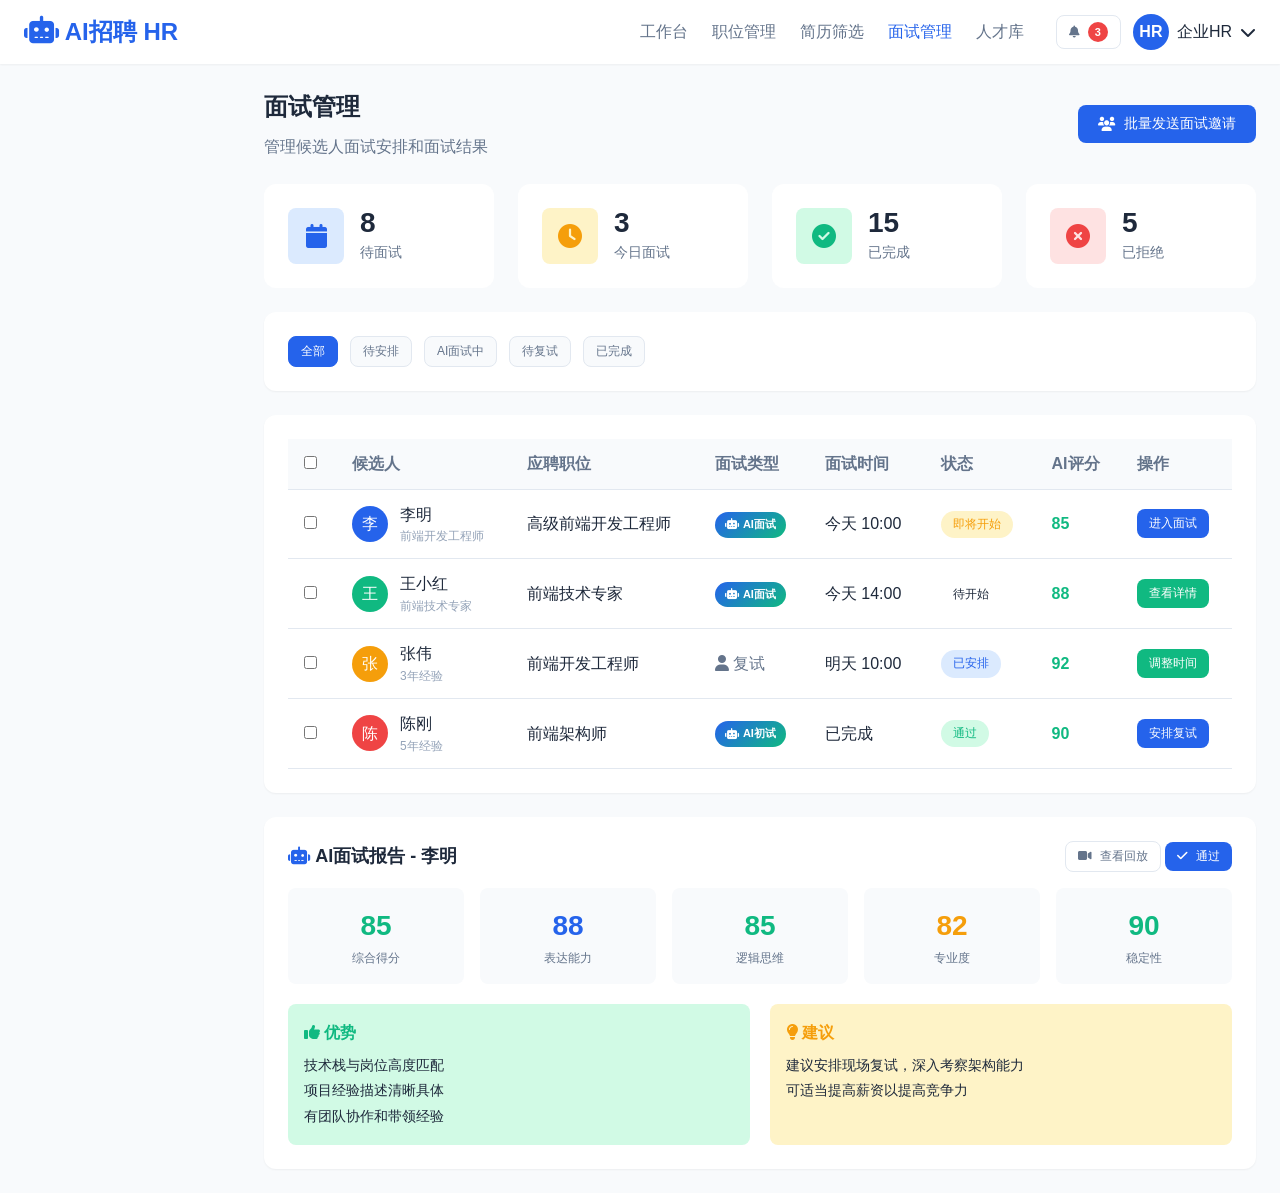
<file: hr/interviews.html>
<!DOCTYPE html>
<html lang="zh-CN">
<head>
    <meta charset="UTF-8">
    <meta name="viewport" content="width=device-width, initial-scale=1.0">
    <title>面试管理 - HR管理后台</title>
    <link rel="stylesheet" href="https://cdnjs.cloudflare.com/ajax/libs/font-awesome/6.4.0/css/all.min.css">
    <link rel="stylesheet" href="../css/styles.css">
</head>
<body>
    <header class="header">
        <div class="container">
            <div class="logo">
                <a href="index.html"><i class="fas fa-robot"></i> AI招聘 HR</a>
            </div>
            <nav class="nav">
                <div class="nav-links">
                    <a href="index.html">工作台</a>
                    <a href="jobs.html">职位管理</a>
                    <a href="resumes.html">简历筛选</a>
                    <a href="interviews.html" class="active">面试管理</a>
                    <a href="talent.html">人才库</a>
                </div>
                <div class="nav-actions">
                    <button class="btn btn-outline btn-sm">
                        <i class="fas fa-bell"></i> <span class="badge badge-danger">3</span>
                    </button>
                    <div class="dropdown">
                        <div class="user-menu">
                            <div class="user-avatar">HR</div>
                            <span>企业HR</span>
                            <i class="fas fa-chevron-down"></i>
                        </div>
                        <div class="dropdown-content">
                            <a href="#"><i class="fas fa-building"></i> 企业设置</a>
                            <a href="#"><i class="fas fa-cog"></i> 账号设置</a>
                            <a href="../login.html"><i class="fas fa-sign-out-alt"></i> 退出</a>
                        </div>
                    </div>
                </div>
            </nav>
            <div class="mobile-menu-btn">
                <i class="fas fa-bars"></i>
            </div>
        </div>
    </header>

    <div class="main-content">
        <div style="display: flex; justify-content: space-between; align-items: center; margin-bottom: 24px;">
            <div>
                <h1 style="font-size: 24px; margin-bottom: 8px;">面试管理</h1>
                <p style="color: var(--text-gray);">管理候选人面试安排和面试结果</p>
            </div>
            <button class="btn btn-primary" onclick="batchInvite()">
                <i class="fas fa-users"></i> 批量发送面试邀请
            </button>
        </div>

        <!-- 统计 -->
        <div class="stats-grid" style="grid-template-columns: repeat(4, 1fr); margin-bottom: 24px;">
            <div class="stat-card">
                <div class="stat-icon primary"><i class="fas fa-calendar"></i></div>
                <div class="stat-info">
                    <h4>8</h4>
                    <p>待面试</p>
                </div>
            </div>
            <div class="stat-card">
                <div class="stat-icon warning"><i class="fas fa-clock"></i></div>
                <div class="stat-info">
                    <h4>3</h4>
                    <p>今日面试</p>
                </div>
            </div>
            <div class="stat-card">
                <div class="stat-icon success"><i class="fas fa-check-circle"></i></div>
                <div class="stat-info">
                    <h4>15</h4>
                    <p>已完成</p>
                </div>
            </div>
            <div class="stat-card">
                <div class="stat-icon danger"><i class="fas fa-times-circle"></i></div>
                <div class="stat-info">
                    <h4>5</h4>
                    <p>已拒绝</p>
                </div>
            </div>
        </div>

        <!-- 筛选 -->
        <div class="card" style="margin-bottom: 24px;">
            <div style="display: flex; gap: 12px; flex-wrap: wrap;">
                <button class="btn btn-sm filter-btn active">全部</button>
                <button class="btn btn-sm filter-btn">待安排</button>
                <button class="btn btn-sm filter-btn">AI面试中</button>
                <button class="btn btn-sm filter-btn">待复试</button>
                <button class="btn btn-sm filter-btn">已完成</button>
            </div>
        </div>

        <!-- 面试列表 -->
        <div class="card">
            <div class="table-wrapper">
                <table class="table">
                    <thead>
                        <tr>
                            <th><input type="checkbox"></th>
                            <th>候选人</th>
                            <th>应聘职位</th>
                            <th>面试类型</th>
                            <th>面试时间</th>
                            <th>状态</th>
                            <th>AI评分</th>
                            <th>操作</th>
                        </tr>
                    </thead>
                    <tbody>
                        <tr>
                            <td><input type="checkbox"></td>
                            <td>
                                <div style="display: flex; align-items: center; gap: 12px;">
                                    <div style="width: 36px; height: 36px; border-radius: 50%; background-color: var(--primary-color); color: white; display: flex; align-items: center; justify-content: center;">李</div>
                                    <div>
                                        <div style="font-weight: 500;">李明</div>
                                        <div style="font-size: 12px; color: var(--text-light);">前端开发工程师</div>
                                    </div>
                                </div>
                            </td>
                            <td>高级前端开发工程师</td>
                            <td>
                                <span class="ai-badge"><i class="fas fa-robot"></i> AI面试</span>
                            </td>
                            <td>今天 10:00</td>
                            <td>
                                <span class="tag tag-warning">即将开始</span>
                            </td>
                            <td>
                                <span style="color: var(--success-color); font-weight: 600;">85</span>
                            </td>
                            <td>
                                <button class="btn btn-sm btn-primary">进入面试</button>
                            </td>
                        </tr>
                        <tr>
                            <td><input type="checkbox"></td>
                            <td>
                                <div style="display: flex; align-items: center; gap: 12px;">
                                    <div style="width: 36px; height: 36px; border-radius: 50%; background-color: var(--secondary-color); color: white; display: flex; align-items: center; justify-content: center;">王</div>
                                    <div>
                                        <div style="font-weight: 500;">王小红</div>
                                        <div style="font-size: 12px; color: var(--text-light);">前端技术专家</div>
                                    </div>
                                </div>
                            </td>
                            <td>前端技术专家</td>
                            <td>
                                <span class="ai-badge"><i class="fas fa-robot"></i> AI面试</span>
                            </td>
                            <td>今天 14:00</td>
                            <td>
                                <span class="tag">待开始</span>
                            </td>
                            <td>
                                <span style="color: var(--success-color); font-weight: 600;">88</span>
                            </td>
                            <td>
                                <button class="btn btn-sm btn-secondary">查看详情</button>
                            </td>
                        </tr>
                        <tr>
                            <td><input type="checkbox"></td>
                            <td>
                                <div style="display: flex; align-items: center; gap: 12px;">
                                    <div style="width: 36px; height: 36px; border-radius: 50%; background-color: var(--warning-color); color: white; display: flex; align-items: center; justify-content: center;">张</div>
                                    <div>
                                        <div style="font-weight: 500;">张伟</div>
                                        <div style="font-size: 12px; color: var(--text-light);">3年经验</div>
                                    </div>
                                </div>
                            </td>
                            <td>前端开发工程师</td>
                            <td>
                                <span style="color: var(--text-gray);"><i class="fas fa-user"></i> 复试</span>
                            </td>
                            <td>明天 10:00</td>
                            <td>
                                <span class="tag tag-primary">已安排</span>
                            </td>
                            <td>
                                <span style="color: var(--success-color); font-weight: 600;">92</span>
                            </td>
                            <td>
                                <button class="btn btn-sm btn-secondary">调整时间</button>
                            </td>
                        </tr>
                        <tr>
                            <td><input type="checkbox"></td>
                            <td>
                                <div style="display: flex; align-items: center; gap: 12px;">
                                    <div style="width: 36px; height: 36px; border-radius: 50%; background-color: var(--danger-color); color: white; display: flex; align-items: center; justify-content: center;">陈</div>
                                    <div>
                                        <div style="font-weight: 500;">陈刚</div>
                                        <div style="font-size: 12px; color: var(--text-light);">5年经验</div>
                                    </div>
                                </div>
                            </td>
                            <td>前端架构师</td>
                            <td>
                                <span class="ai-badge"><i class="fas fa-robot"></i> AI初试</span>
                            </td>
                            <td>已完成</td>
                            <td>
                                <span class="tag tag-success">通过</span>
                            </td>
                            <td>
                                <span style="color: var(--success-color); font-weight: 600;">90</span>
                            </td>
                            <td>
                                <button class="btn btn-sm btn-primary">安排复试</button>
                            </td>
                        </tr>
                    </tbody>
                </table>
            </div>
        </div>

        <!-- AI面试报告预览 -->
        <div class="card" style="margin-top: 24px;">
            <div class="card-header">
                <h3 class="card-title">
                    <i class="fas fa-robot" style="color: var(--primary-color);"></i>
                    AI面试报告 - 李明
                </h3>
                <div>
                    <button class="btn btn-sm btn-outline">
                        <i class="fas fa-video"></i> 查看回放
                    </button>
                    <button class="btn btn-sm btn-primary">
                        <i class="fas fa-check"></i> 通过
                    </button>
                </div>
            </div>
            <div style="display: grid; grid-template-columns: repeat(5, 1fr); gap: 16px; margin-bottom: 20px;">
                <div style="text-align: center; padding: 16px; background-color: var(--bg-light); border-radius: var(--radius-md);">
                    <div style="font-size: 28px; font-weight: 700; color: var(--success-color);">85</div>
                    <div style="font-size: 12px; color: var(--text-gray);">综合得分</div>
                </div>
                <div style="text-align: center; padding: 16px; background-color: var(--bg-light); border-radius: var(--radius-md);">
                    <div style="font-size: 28px; font-weight: 700; color: var(--primary-color);">88</div>
                    <div style="font-size: 12px; color: var(--text-gray);">表达能力</div>
                </div>
                <div style="text-align: center; padding: 16px; background-color: var(--bg-light); border-radius: var(--radius-md);">
                    <div style="font-size: 28px; font-weight: 700; color: var(--secondary-color);">85</div>
                    <div style="font-size: 12px; color: var(--text-gray);">逻辑思维</div>
                </div>
                <div style="text-align: center; padding: 16px; background-color: var(--bg-light); border-radius: var(--radius-md);">
                    <div style="font-size: 28px; font-weight: 700; color: var(--warning-color);">82</div>
                    <div style="font-size: 12px; color: var(--text-gray);">专业度</div>
                </div>
                <div style="text-align: center; padding: 16px; background-color: var(--bg-light); border-radius: var(--radius-md);">
                    <div style="font-size: 28px; font-weight: 700; color: var(--success-color);">90</div>
                    <div style="font-size: 12px; color: var(--text-gray);">稳定性</div>
                </div>
            </div>
            <div style="display: grid; grid-template-columns: repeat(2, 1fr); gap: 20px;">
                <div style="background-color: #d1fae5; padding: 16px; border-radius: var(--radius-md);">
                    <h4 style="margin-bottom: 8px; color: var(--success-color);">
                        <i class="fas fa-thumbs-up"></i> 优势
                    </h4>
                    <ul style="font-size: 14px; color: var(--text-dark); line-height: 1.8;">
                        <li>技术栈与岗位高度匹配</li>
                        <li>项目经验描述清晰具体</li>
                        <li>有团队协作和带领经验</li>
                    </ul>
                </div>
                <div style="background-color: #fef3c7; padding: 16px; border-radius: var(--radius-md);">
                    <h4 style="margin-bottom: 8px; color: var(--warning-color);">
                        <i class="fas fa-lightbulb"></i> 建议
                    </h4>
                    <ul style="font-size: 14px; color: var(--text-dark); line-height: 1.8;">
                        <li>建议安排现场复试，深入考察架构能力</li>
                        <li>可适当提高薪资以提高竞争力</li>
                    </ul>
                </div>
            </div>
        </div>
    </div>

    <script src="../js/app.js"></script>
    <script>
        function batchInvite() {
            Utils.showToast('请选择要发送邀请的候选人', 'info');
        }

        document.querySelectorAll('.filter-btn').forEach(btn => {
            btn.addEventListener('click', function() {
                document.querySelectorAll('.filter-btn').forEach(b => b.classList.remove('active'));
                this.classList.add('active');
            });
        });
    </script>

    <style>
        .filter-btn {
            background-color: var(--bg-light);
            border: 1px solid var(--border-color);
            color: var(--text-gray);
        }
        .filter-btn.active {
            background-color: var(--primary-color);
            border-color: var(--primary-color);
            color: white;
        }
    </style>
</body>
</html>
</file>
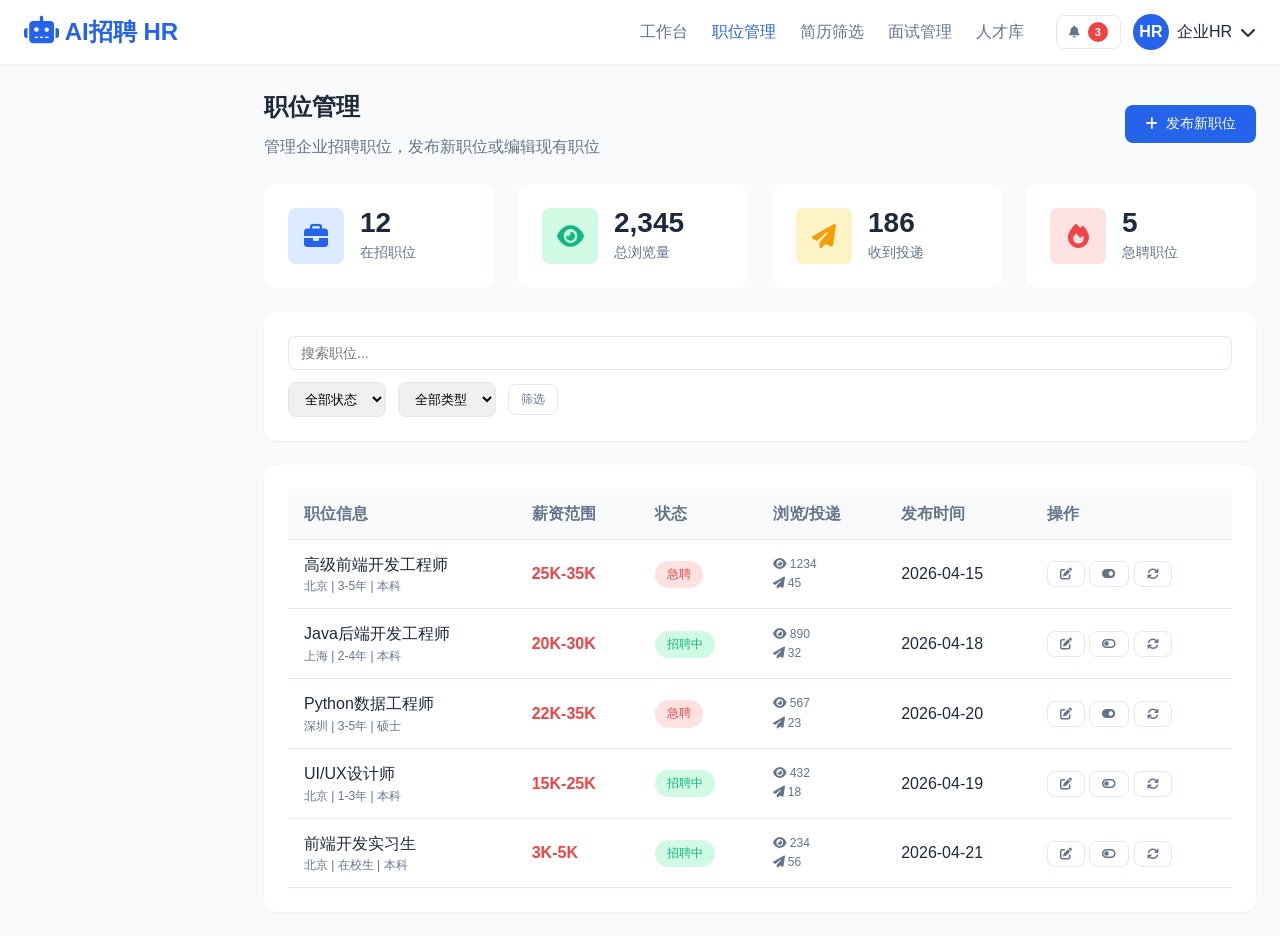
<file: hr/jobs.html>
<!DOCTYPE html>
<html lang="zh-CN">
<head>
    <meta charset="UTF-8">
    <meta name="viewport" content="width=device-width, initial-scale=1.0">
    <title>职位管理 - HR管理后台</title>
    <link rel="stylesheet" href="https://cdnjs.cloudflare.com/ajax/libs/font-awesome/6.4.0/css/all.min.css">
    <link rel="stylesheet" href="../css/styles.css">
</head>
<body>
    <header class="header">
        <div class="container">
            <div class="logo">
                <a href="index.html"><i class="fas fa-robot"></i> AI招聘 HR</a>
            </div>
            <nav class="nav">
                <div class="nav-links">
                    <a href="index.html">工作台</a>
                    <a href="jobs.html" class="active">职位管理</a>
                    <a href="resumes.html">简历筛选</a>
                    <a href="interviews.html">面试管理</a>
                    <a href="talent.html">人才库</a>
                </div>
                <div class="nav-actions">
                    <button class="btn btn-outline btn-sm">
                        <i class="fas fa-bell"></i> <span class="badge badge-danger">3</span>
                    </button>
                    <div class="dropdown">
                        <div class="user-menu">
                            <div class="user-avatar">HR</div>
                            <span>企业HR</span>
                            <i class="fas fa-chevron-down"></i>
                        </div>
                        <div class="dropdown-content">
                            <a href="#"><i class="fas fa-building"></i> 企业设置</a>
                            <a href="#"><i class="fas fa-cog"></i> 账号设置</a>
                            <a href="../login.html"><i class="fas fa-sign-out-alt"></i> 退出</a>
                        </div>
                    </div>
                </div>
            </nav>
            <div class="mobile-menu-btn">
                <i class="fas fa-bars"></i>
            </div>
        </div>
    </header>

    <div class="main-content">
        <div style="display: flex; justify-content: space-between; align-items: center; margin-bottom: 24px;">
            <div>
                <h1 style="font-size: 24px; margin-bottom: 8px;">职位管理</h1>
                <p style="color: var(--text-gray);">管理企业招聘职位，发布新职位或编辑现有职位</p>
            </div>
            <button class="btn btn-primary" onclick="openJobModal()">
                <i class="fas fa-plus"></i> 发布新职位
            </button>
        </div>

        <!-- 统计 -->
        <div class="stats-grid" style="grid-template-columns: repeat(4, 1fr); margin-bottom: 24px;">
            <div class="stat-card">
                <div class="stat-icon primary"><i class="fas fa-briefcase"></i></div>
                <div class="stat-info">
                    <h4>12</h4>
                    <p>在招职位</p>
                </div>
            </div>
            <div class="stat-card">
                <div class="stat-icon success"><i class="fas fa-eye"></i></div>
                <div class="stat-info">
                    <h4>2,345</h4>
                    <p>总浏览量</p>
                </div>
            </div>
            <div class="stat-card">
                <div class="stat-icon warning"><i class="fas fa-paper-plane"></i></div>
                <div class="stat-info">
                    <h4>186</h4>
                    <p>收到投递</p>
                </div>
            </div>
            <div class="stat-card">
                <div class="stat-icon danger"><i class="fas fa-fire"></i></div>
                <div class="stat-info">
                    <h4>5</h4>
                    <p>急聘职位</p>
                </div>
            </div>
        </div>

        <!-- 筛选 -->
        <div class="card" style="margin-bottom: 24px;">
            <div style="display: flex; gap: 12px; flex-wrap: wrap; align-items: center;">
                <input type="text" placeholder="搜索职位..." style="padding: 8px 12px; border: 1px solid var(--border-color); border-radius: var(--radius-md);" class="form-control" style="width: auto;">
                <select style="padding: 8px 12px; border: 1px solid var(--border-color); border-radius: var(--radius-md);">
                    <option>全部状态</option>
                    <option>招聘中</option>
                    <option>已下架</option>
                    <option>草稿</option>
                </select>
                <select style="padding: 8px 12px; border: 1px solid var(--border-color); border-radius: var(--radius-md);">
                    <option>全部类型</option>
                    <option>全职</option>
                    <option>兼职</option>
                    <option>实习</option>
                </select>
                <button class="btn btn-outline btn-sm">筛选</button>
            </div>
        </div>

        <!-- 职位列表 -->
        <div class="card">
            <div class="table-wrapper">
                <table class="table">
                    <thead>
                        <tr>
                            <th>职位信息</th>
                            <th>薪资范围</th>
                            <th>状态</th>
                            <th>浏览/投递</th>
                            <th>发布时间</th>
                            <th>操作</th>
                        </tr>
                    </thead>
                    <tbody id="jobsTableBody">
                        <!-- 动态加载 -->
                    </tbody>
                </table>
            </div>
        </div>
    </div>

    <!-- 新建/编辑职位弹窗 -->
    <div id="jobModal" class="modal">
        <div class="modal-content" style="max-width: 800px;">
            <div class="modal-header">
                <h3 id="jobModalTitle">发布新职位</h3>
                <span class="modal-close" onclick="Modal.close('jobModal')">&times;</span>
            </div>
            <div class="modal-body">
                <div class="form-row">
                    <div class="form-group" style="grid-column: span 2;">
                        <label>职位名称 *</label>
                        <input type="text" id="jobTitle" class="form-control" placeholder="如：高级前端开发工程师">
                    </div>
                </div>
                <div class="form-row">
                    <div class="form-group">
                        <label>工作城市 *</label>
                        <select id="jobCity" class="form-control">
                            <option value="">选择城市</option>
                            <option value="北京">北京</option>
                            <option value="上海">上海</option>
                            <option value="深圳">深圳</option>
                            <option value="广州">广州</option>
                            <option value="杭州">杭州</option>
                        </select>
                    </div>
                    <div class="form-group">
                        <label>职位类型 *</label>
                        <select id="jobType" class="form-control">
                            <option value="全职">全职</option>
                            <option value="兼职">兼职</option>
                            <option value="实习">实习</option>
                        </select>
                    </div>
                </div>
                <div class="form-row">
                    <div class="form-group">
                        <label>经验要求 *</label>
                        <select id="jobExperience" class="form-control">
                            <option value="1-3年">1-3年</option>
                            <option value="3-5年">3-5年</option>
                            <option value="5年以上">5年以上</option>
                            <option value="在校生">在校生</option>
                        </select>
                    </div>
                    <div class="form-group">
                        <label>学历要求 *</label>
                        <select id="jobEducation" class="form-control">
                            <option value="大专">大专</option>
                            <option value="本科">本科</option>
                            <option value="硕士">硕士</option>
                            <option value="博士">博士</option>
                        </select>
                    </div>
                </div>
                <div class="form-row">
                    <div class="form-group">
                        <label>薪资范围(最低) *</label>
                        <input type="number" id="jobSalaryMin" class="form-control" placeholder="如：20">
                    </div>
                    <div class="form-group">
                        <label>薪资范围(最高) *</label>
                        <input type="number" id="jobSalaryMax" class="form-control" placeholder="如：30">
                    </div>
                </div>
                <div class="form-group">
                    <label>职位描述 *</label>
                    <textarea id="jobDescription" class="form-control" rows="4" placeholder="请输入职位描述..."></textarea>
                </div>
                <div class="form-group">
                    <label>任职要求 *</label>
                    <textarea id="jobRequirements" class="form-control" rows="4" placeholder="请输入任职要求，每行一条"></textarea>
                </div>
                <div class="form-group">
                    <label>
                        <input type="checkbox" id="jobUrgent"> 
                        <span>设置为急聘职位</span>
                    </label>
                </div>
                
                <div style="background-color: var(--bg-light); padding: 16px; border-radius: var(--radius-md); margin-top: 20px;">
                    <div style="display: flex; align-items: center; gap: 12px; margin-bottom: 12px;">
                        <i class="fas fa-robot" style="color: var(--primary-color);"></i>
                        <span style="font-weight: 600;">AI辅助</span>
                    </div>
                    <button type="button" class="btn btn-outline btn-sm" onclick="generateJD()">
                        <i class="fas fa-magic"></i> AI生成职位描述
                    </button>
                </div>
            </div>
            <div class="modal-footer">
                <button class="btn btn-outline" onclick="Modal.close('jobModal')">取消</button>
                <button class="btn btn-outline" onclick="saveAsDraft()">保存草稿</button>
                <button class="btn btn-primary" onclick="publishJob()">
                    <i class="fas fa-upload"></i> 发布职位
                </button>
            </div>
        </div>
    </div>

    <script src="../js/app.js"></script>
    <script>
        let editingJobId = null;

        document.addEventListener('DOMContentLoaded', function() {
            loadJobs();
            
            const params = new URLSearchParams(window.location.search);
            if (params.get('action') === 'new') {
                openJobModal();
            }
        });

        function loadJobs() {
            const jobs = JobManager.getAll();
            const tbody = document.getElementById('jobsTableBody');
            
            tbody.innerHTML = jobs.map(job => `
                <tr>
                    <td>
                        <div style="display: flex; align-items: center; gap: 12px;">
                            <div>
                                <div style="font-weight: 500;">${job.title}</div>
                                <div style="font-size: 12px; color: var(--text-gray);">${job.city} | ${job.experience} | ${job.education}</div>
                            </div>
                        </div>
                    </td>
                    <td>
                        <span style="color: var(--danger-color); font-weight: 600;">${job.salary}</span>
                    </td>
                    <td>
                        ${job.urgent ? '<span class="tag tag-danger">急聘</span>' : '<span class="tag tag-success">招聘中</span>'}
                    </td>
                    <td>
                        <div style="font-size: 12px; color: var(--text-gray);">
                            <div><i class="fas fa-eye"></i> ${job.views}</div>
                            <div><i class="fas fa-paper-plane"></i> ${job.applications}</div>
                        </div>
                    </td>
                    <td>${Utils.formatDate(job.createdAt)}</td>
                    <td>
                        <button class="btn btn-sm btn-outline" onclick="editJob('${job.id}')">
                            <i class="fas fa-edit"></i>
                        </button>
                        <button class="btn btn-sm btn-outline" onclick="toggleJobStatus('${job.id}')">
                            <i class="fas fa-toggle-${job.urgent ? 'on' : 'off'}"></i>
                        </button>
                        <button class="btn btn-sm btn-outline" onclick="refreshJob('${job.id}')">
                            <i class="fas fa-sync"></i>
                        </button>
                    </td>
                </tr>
            `).join('');
        }

        function openJobModal(jobId = null) {
            editingJobId = jobId;
            document.getElementById('jobModalTitle').textContent = jobId ? '编辑职位' : '发布新职位';
            
            if (jobId) {
                const job = JobManager.getById(jobId);
                if (job) {
                    document.getElementById('jobTitle').value = job.title;
                    document.getElementById('jobCity').value = job.city;
                    document.getElementById('jobType').value = job.type;
                    document.getElementById('jobExperience').value = job.experience;
                    document.getElementById('jobEducation').value = job.education;
                    const [min, max] = job.salary.replace('K', '').split('-');
                    document.getElementById('jobSalaryMin').value = min;
                    document.getElementById('jobSalaryMax').value = max;
                    document.getElementById('jobDescription').value = job.description;
                    document.getElementById('jobRequirements').value = job.requirements.join('\n');
                    document.getElementById('jobUrgent').checked = job.urgent;
                }
            } else {
                document.getElementById('jobTitle').value = '';
                document.getElementById('jobCity').value = '';
                document.getElementById('jobType').value = '全职';
                document.getElementById('jobExperience').value = '1-3年';
                document.getElementById('jobEducation').value = '本科';
                document.getElementById('jobSalaryMin').value = '';
                document.getElementById('jobSalaryMax').value = '';
                document.getElementById('jobDescription').value = '';
                document.getElementById('jobRequirements').value = '';
                document.getElementById('jobUrgent').checked = false;
            }
            
            Modal.open('jobModal');
        }

        function editJob(jobId) {
            openJobModal(jobId);
        }

        function publishJob() {
            const title = document.getElementById('jobTitle').value;
            const city = document.getElementById('jobCity').value;
            const type = document.getElementById('jobType').value;
            const experience = document.getElementById('jobExperience').value;
            const education = document.getElementById('jobEducation').value;
            const salaryMin = document.getElementById('jobSalaryMin').value;
            const salaryMax = document.getElementById('jobSalaryMax').value;
            const description = document.getElementById('jobDescription').value;
            const requirements = document.getElementById('jobRequirements').value.split('\n').filter(r => r.trim());
            const urgent = document.getElementById('jobUrgent').checked;
            
            if (!title || !city || !description || !requirements.length) {
                Utils.showToast('请填写必填项', 'error');
                return;
            }
            
            const jobData = {
                title,
                city,
                type,
                experience,
                education,
                salary: `${salaryMin}K-${salaryMax}K`,
                description,
                requirements,
                urgent,
                benefits: ['五险一金', '带薪年假', '弹性工作', '年度旅游'],
                hrId: Auth.currentUser?.id || 'hr001',
                company: '科技创新有限公司'
            };
            
            if (editingJobId) {
                JobManager.update(editingJobId, jobData);
                Utils.showToast('职位已更新', 'success');
            } else {
                JobManager.create(jobData);
                Utils.showToast('职位发布成功', 'success');
            }
            
            Modal.close('jobModal');
            loadJobs();
        }

        function saveAsDraft() {
            Utils.showToast('草稿已保存', 'success');
            Modal.close('jobModal');
        }

        function toggleJobStatus(jobId) {
            const job = JobManager.getById(jobId);
            if (job) {
                JobManager.update(jobId, { urgent: !job.urgent });
                Utils.showToast('状态已更新', 'success');
                loadJobs();
            }
        }

        function refreshJob(jobId) {
            Utils.showToast('职位已刷新', 'success');
            loadJobs();
        }

        function generateJD() {
            const title = document.getElementById('jobTitle').value;
            if (!title) {
                Utils.showToast('请先输入职位名称', 'warning');
                return;
            }
            
            Utils.showToast('正在使用AI生成职位描述...', 'success');
            
            setTimeout(() => {
                document.getElementById('jobDescription').value = `负责公司核心产品的前端开发工作，参与技术选型和架构设计。

岗位职责：
1. 负责公司Web产品的前端架构设计与开发
2. 优化前端性能，提升用户体验
3. 参与前端技术团队建设
4. 解决技术难题，推动技术进步`;

                document.getElementById('jobRequirements').value = `精通React或Vue等主流前端框架
3年以上前端开发经验
熟悉前端工程化和性能优化
具备良好的沟通能力和团队协作精神
有大型项目架构经验者优先`;

                Utils.showToast('AI已生成职位描述', 'success');
            }, 1500);
        }
    </script>
</body>
</html>
</file>
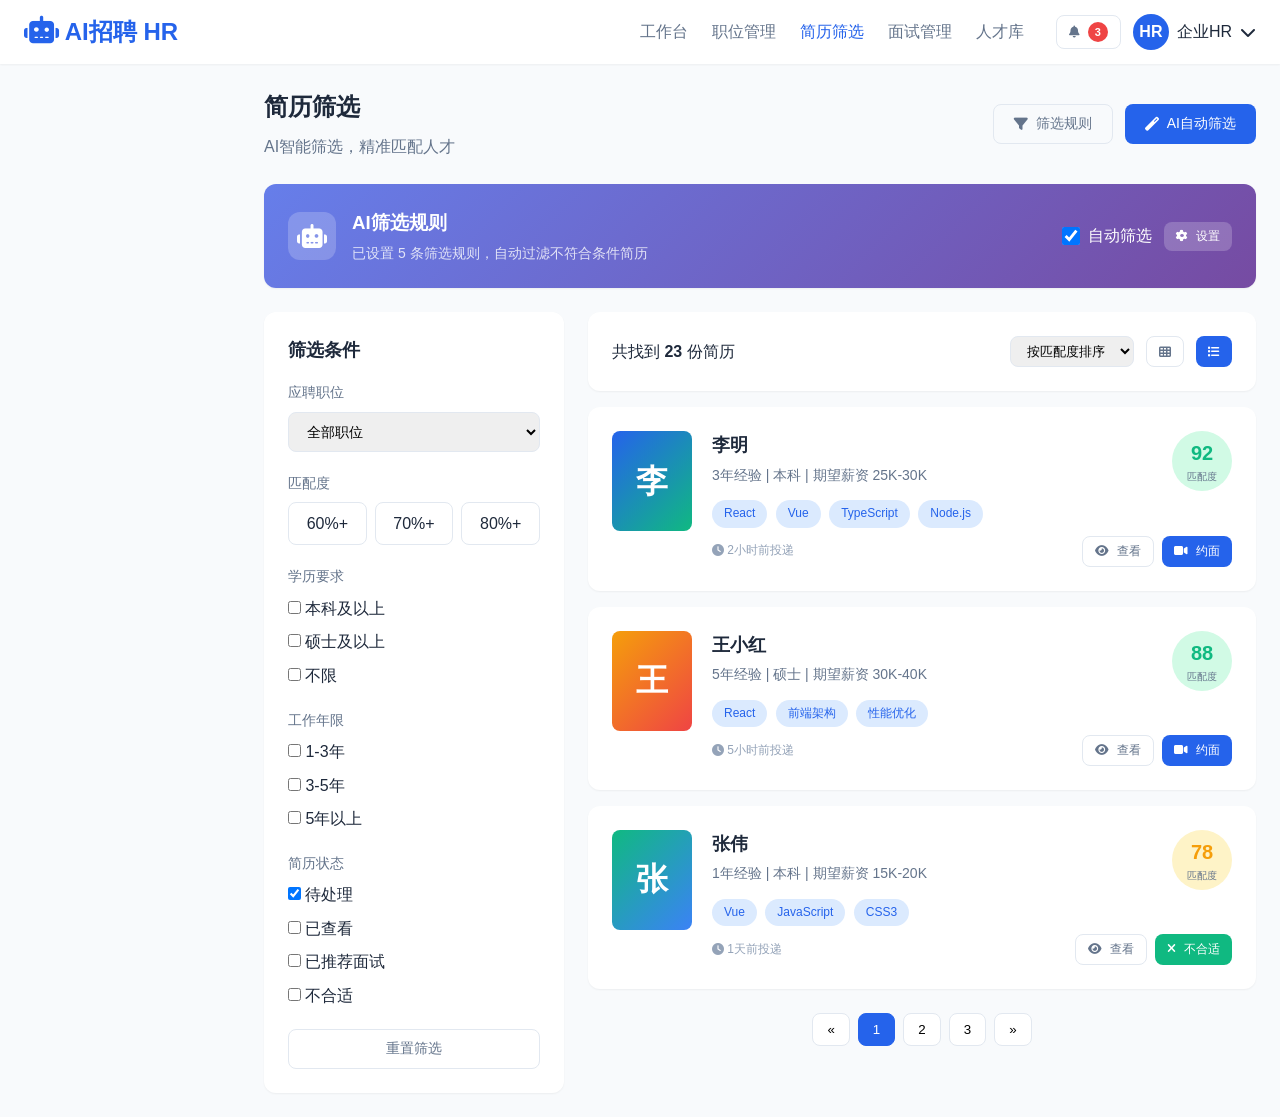
<file: hr/resumes.html>
<!DOCTYPE html>
<html lang="zh-CN">
<head>
    <meta charset="UTF-8">
    <meta name="viewport" content="width=device-width, initial-scale=1.0">
    <title>简历筛选 - HR管理后台</title>
    <link rel="stylesheet" href="https://cdnjs.cloudflare.com/ajax/libs/font-awesome/6.4.0/css/all.min.css">
    <link rel="stylesheet" href="../css/styles.css">
</head>
<body>
    <header class="header">
        <div class="container">
            <div class="logo">
                <a href="index.html"><i class="fas fa-robot"></i> AI招聘 HR</a>
            </div>
            <nav class="nav">
                <div class="nav-links">
                    <a href="index.html">工作台</a>
                    <a href="jobs.html">职位管理</a>
                    <a href="resumes.html" class="active">简历筛选</a>
                    <a href="interviews.html">面试管理</a>
                    <a href="talent.html">人才库</a>
                </div>
                <div class="nav-actions">
                    <button class="btn btn-outline btn-sm">
                        <i class="fas fa-bell"></i> <span class="badge badge-danger">3</span>
                    </button>
                    <div class="dropdown">
                        <div class="user-menu">
                            <div class="user-avatar">HR</div>
                            <span>企业HR</span>
                            <i class="fas fa-chevron-down"></i>
                        </div>
                        <div class="dropdown-content">
                            <a href="#"><i class="fas fa-building"></i> 企业设置</a>
                            <a href="#"><i class="fas fa-cog"></i> 账号设置</a>
                            <a href="../login.html"><i class="fas fa-sign-out-alt"></i> 退出</a>
                        </div>
                    </div>
                </div>
            </nav>
            <div class="mobile-menu-btn">
                <i class="fas fa-bars"></i>
            </div>
        </div>
    </header>

    <div class="main-content">
        <div style="display: flex; justify-content: space-between; align-items: center; margin-bottom: 24px;">
            <div>
                <h1 style="font-size: 24px; margin-bottom: 8px;">简历筛选</h1>
                <p style="color: var(--text-gray);">AI智能筛选，精准匹配人才</p>
            </div>
            <div style="display: flex; gap: 12px;">
                <button class="btn btn-outline">
                    <i class="fas fa-filter"></i> 筛选规则
                </button>
                <button class="btn btn-primary">
                    <i class="fas fa-magic"></i> AI自动筛选
                </button>
            </div>
        </div>

        <!-- AI筛选设置 -->
        <div class="card" style="margin-bottom: 24px; background: linear-gradient(135deg, #667eea 0%, #764ba2 100%); color: white;">
            <div style="display: flex; justify-content: space-between; align-items: center;">
                <div style="display: flex; align-items: center; gap: 16px;">
                    <div style="width: 48px; height: 48px; background: rgba(255,255,255,0.2); border-radius: 12px; display: flex; align-items: center; justify-content: center;">
                        <i class="fas fa-robot" style="font-size: 24px;"></i>
                    </div>
                    <div>
                        <h3 style="margin-bottom: 4px;">AI筛选规则</h3>
                        <p style="opacity: 0.8; font-size: 14px;">已设置 5 条筛选规则，自动过滤不符合条件简历</p>
                    </div>
                </div>
                <div style="display: flex; gap: 12px; align-items: center;">
                    <label style="display: flex; align-items: center; gap: 8px; cursor: pointer;">
                        <input type="checkbox" checked style="width: 18px; height: 18px;">
                        <span>自动筛选</span>
                    </label>
                    <button class="btn btn-sm" style="background: rgba(255,255,255,0.2); color: white;">
                        <i class="fas fa-cog"></i> 设置
                    </button>
                </div>
            </div>
        </div>

        <div style="display: grid; grid-template-columns: 300px 1fr; gap: 24px;">
            <!-- 左侧筛选器 -->
            <div>
                <div class="card" style="position: sticky; top: 88px;">
                    <h3 class="card-title" style="margin-bottom: 16px;">筛选条件</h3>
                    
                    <div style="margin-bottom: 20px;">
                        <label style="font-size: 14px; color: var(--text-gray); margin-bottom: 8px; display: block;">应聘职位</label>
                        <select class="form-control">
                            <option>全部职位</option>
                            <option>高级前端开发工程师</option>
                            <option>前端开发工程师</option>
                            <option>前端技术专家</option>
                        </select>
                    </div>

                    <div style="margin-bottom: 20px;">
                        <label style="font-size: 14px; color: var(--text-gray); margin-bottom: 8px; display: block;">匹配度</label>
                        <div style="display: flex; gap: 8px;">
                            <label style="flex: 1; text-align: center; padding: 8px; border: 1px solid var(--border-color); border-radius: var(--radius-md); cursor: pointer;">
                                <input type="checkbox" checked style="display: none;"> 60%+
                            </label>
                            <label style="flex: 1; text-align: center; padding: 8px; border: 1px solid var(--border-color); border-radius: var(--radius-md); cursor: pointer;">
                                <input type="checkbox" checked style="display: none;"> 70%+
                            </label>
                            <label style="flex: 1; text-align: center; padding: 8px; border: 1px solid var(--border-color); border-radius: var(--radius-md); cursor: pointer;">
                                <input type="checkbox" checked style="display: none;"> 80%+
                            </label>
                        </div>
                    </div>

                    <div style="margin-bottom: 20px;">
                        <label style="font-size: 14px; color: var(--text-gray); margin-bottom: 8px; display: block;">学历要求</label>
                        <label class="checkbox-label" style="margin-bottom: 8px; display: block;">
                            <input type="checkbox"> 本科及以上
                        </label>
                        <label class="checkbox-label" style="margin-bottom: 8px; display: block;">
                            <input type="checkbox"> 硕士及以上
                        </label>
                        <label class="checkbox-label" style="margin-bottom: 8px; display: block;">
                            <input type="checkbox"> 不限
                        </label>
                    </div>

                    <div style="margin-bottom: 20px;">
                        <label style="font-size: 14px; color: var(--text-gray); margin-bottom: 8px; display: block;">工作年限</label>
                        <label class="checkbox-label" style="margin-bottom: 8px; display: block;">
                            <input type="checkbox"> 1-3年
                        </label>
                        <label class="checkbox-label" style="margin-bottom: 8px; display: block;">
                            <input type="checkbox"> 3-5年
                        </label>
                        <label class="checkbox-label" style="margin-bottom: 8px; display: block;">
                            <input type="checkbox"> 5年以上
                        </label>
                    </div>

                    <div style="margin-bottom: 20px;">
                        <label style="font-size: 14px; color: var(--text-gray); margin-bottom: 8px; display: block;">简历状态</label>
                        <label class="checkbox-label" style="margin-bottom: 8px; display: block;">
                            <input type="checkbox" checked> 待处理
                        </label>
                        <label class="checkbox-label" style="margin-bottom: 8px; display: block;">
                            <input type="checkbox"> 已查看
                        </label>
                        <label class="checkbox-label" style="margin-bottom: 8px; display: block;">
                            <input type="checkbox"> 已推荐面试
                        </label>
                        <label class="checkbox-label" style="margin-bottom: 8px; display: block;">
                            <input type="checkbox"> 不合适
                        </label>
                    </div>

                    <button class="btn btn-outline" style="width: 100%;">重置筛选</button>
                </div>
            </div>

            <!-- 右侧简历列表 -->
            <div>
                <div class="card" style="margin-bottom: 16px;">
                    <div style="display: flex; justify-content: space-between; align-items: center;">
                        <div>
                            共找到 <strong>23</strong> 份简历
                        </div>
                        <div style="display: flex; gap: 12px;">
                            <select style="padding: 6px 12px; border: 1px solid var(--border-color); border-radius: var(--radius-md);">
                                <option>按匹配度排序</option>
                                <option>按时间排序</option>
                                <option>按姓名排序</option>
                            </select>
                            <button class="btn btn-sm btn-outline">
                                <i class="fas fa-th"></i>
                            </button>
                            <button class="btn btn-sm btn-primary">
                                <i class="fas fa-list"></i>
                            </button>
                        </div>
                    </div>
                </div>

                <div id="resumeList">
                    <!-- 简历卡片 1 -->
                    <div class="card" style="margin-bottom: 16px; cursor: pointer;" onclick="showResumeDetail(this)">
                        <div style="display: flex; gap: 20px;">
                            <div style="width: 80px; height: 100px; background: linear-gradient(135deg, var(--primary-color), var(--secondary-color)); border-radius: var(--radius-md); display: flex; align-items: center; justify-content: center; color: white; font-size: 32px; font-weight: 700; flex-shrink: 0;">
                                李
                            </div>
                            <div style="flex: 1;">
                                <div style="display: flex; justify-content: space-between; align-items: flex-start; margin-bottom: 8px;">
                                    <div>
                                        <h3 style="font-size: 18px; margin-bottom: 4px;">李明</h3>
                                        <p style="color: var(--text-gray); font-size: 14px;">3年经验 | 本科 | 期望薪资 25K-30K</p>
                                    </div>
                                    <div style="text-align: right;">
                                        <div style="width: 60px; height: 60px; border-radius: 50%; background: #d1fae5; display: flex; flex-direction: column; align-items: center; justify-content: center;">
                                            <span style="font-size: 20px; font-weight: 700; color: var(--success-color);">92</span>
                                            <span style="font-size: 10px; color: var(--text-gray);">匹配度</span>
                                        </div>
                                    </div>
                                </div>
                                <div style="margin-bottom: 8px;">
                                    <span class="tag tag-primary" style="margin-right: 4px;">React</span>
                                    <span class="tag tag-primary" style="margin-right: 4px;">Vue</span>
                                    <span class="tag tag-primary" style="margin-right: 4px;">TypeScript</span>
                                    <span class="tag tag-primary">Node.js</span>
                                </div>
                                <div style="display: flex; justify-content: space-between; align-items: center;">
                                    <div style="font-size: 12px; color: var(--text-light);">
                                        <i class="fas fa-clock"></i> 2小时前投递
                                    </div>
                                    <div style="display: flex; gap: 8px;">
                                        <button class="btn btn-sm btn-outline" onclick="event.stopPropagation();">
                                            <i class="fas fa-eye"></i> 查看
                                        </button>
                                        <button class="btn btn-sm btn-primary" onclick="event.stopPropagation(); inviteToInterview(this)">
                                            <i class="fas fa-video"></i> 约面
                                        </button>
                                    </div>
                                </div>
                            </div>
                        </div>
                    </div>

                    <!-- 简历卡片 2 -->
                    <div class="card" style="margin-bottom: 16px; cursor: pointer;" onclick="showResumeDetail(this)">
                        <div style="display: flex; gap: 20px;">
                            <div style="width: 80px; height: 100px; background: linear-gradient(135deg, #f59e0b, #ef4444); border-radius: var(--radius-md); display: flex; align-items: center; justify-content: center; color: white; font-size: 32px; font-weight: 700; flex-shrink: 0;">
                                王
                            </div>
                            <div style="flex: 1;">
                                <div style="display: flex; justify-content: space-between; align-items: flex-start; margin-bottom: 8px;">
                                    <div>
                                        <h3 style="font-size: 18px; margin-bottom: 4px;">王小红</h3>
                                        <p style="color: var(--text-gray); font-size: 14px;">5年经验 | 硕士 | 期望薪资 30K-40K</p>
                                    </div>
                                    <div style="text-align: right;">
                                        <div style="width: 60px; height: 60px; border-radius: 50%; background: #d1fae5; display: flex; flex-direction: column; align-items: center; justify-content: center;">
                                            <span style="font-size: 20px; font-weight: 700; color: var(--success-color);">88</span>
                                            <span style="font-size: 10px; color: var(--text-gray);">匹配度</span>
                                        </div>
                                    </div>
                                </div>
                                <div style="margin-bottom: 8px;">
                                    <span class="tag tag-primary" style="margin-right: 4px;">React</span>
                                    <span class="tag tag-primary" style="margin-right: 4px;">前端架构</span>
                                    <span class="tag tag-primary" style="margin-right: 4px;">性能优化</span>
                                </div>
                                <div style="display: flex; justify-content: space-between; align-items: center;">
                                    <div style="font-size: 12px; color: var(--text-light);">
                                        <i class="fas fa-clock"></i> 5小时前投递
                                    </div>
                                    <div style="display: flex; gap: 8px;">
                                        <button class="btn btn-sm btn-outline" onclick="event.stopPropagation();">
                                            <i class="fas fa-eye"></i> 查看
                                        </button>
                                        <button class="btn btn-sm btn-primary" onclick="event.stopPropagation(); inviteToInterview(this)">
                                            <i class="fas fa-video"></i> 约面
                                        </button>
                                    </div>
                                </div>
                            </div>
                        </div>
                    </div>

                    <!-- 简历卡片 3 -->
                    <div class="card" style="margin-bottom: 16px; cursor: pointer;" onclick="showResumeDetail(this)">
                        <div style="display: flex; gap: 20px;">
                            <div style="width: 80px; height: 100px; background: linear-gradient(135deg, #10b981, #3b82f6); border-radius: var(--radius-md); display: flex; align-items: center; justify-content: center; color: white; font-size: 32px; font-weight: 700; flex-shrink: 0;">
                                张
                            </div>
                            <div style="flex: 1;">
                                <div style="display: flex; justify-content: space-between; align-items: flex-start; margin-bottom: 8px;">
                                    <div>
                                        <h3 style="font-size: 18px; margin-bottom: 4px;">张伟</h3>
                                        <p style="color: var(--text-gray); font-size: 14px;">1年经验 | 本科 | 期望薪资 15K-20K</p>
                                    </div>
                                    <div style="text-align: right;">
                                        <div style="width: 60px; height: 60px; border-radius: 50%; background: #fef3c7; display: flex; flex-direction: column; align-items: center; justify-content: center;">
                                            <span style="font-size: 20px; font-weight: 700; color: var(--warning-color);">78</span>
                                            <span style="font-size: 10px; color: var(--text-gray);">匹配度</span>
                                        </div>
                                    </div>
                                </div>
                                <div style="margin-bottom: 8px;">
                                    <span class="tag tag-primary" style="margin-right: 4px;">Vue</span>
                                    <span class="tag tag-primary" style="margin-right: 4px;">JavaScript</span>
                                    <span class="tag tag-primary" style="margin-right: 4px;">CSS3</span>
                                </div>
                                <div style="display: flex; justify-content: space-between; align-items: center;">
                                    <div style="font-size: 12px; color: var(--text-light);">
                                        <i class="fas fa-clock"></i> 1天前投递
                                    </div>
                                    <div style="display: flex; gap: 8px;">
                                        <button class="btn btn-sm btn-outline" onclick="event.stopPropagation();">
                                            <i class="fas fa-eye"></i> 查看
                                        </button>
                                        <button class="btn btn-sm btn-secondary" onclick="event.stopPropagation();">
                                            <i class="fas fa-times"></i> 不合适
                                        </button>
                                    </div>
                                </div>
                            </div>
                        </div>
                    </div>
                </div>

                <div class="pagination">
                    <button>&laquo;</button>
                    <button class="active">1</button>
                    <button>2</button>
                    <button>3</button>
                    <button>&raquo;</button>
                </div>
            </div>
        </div>
    </div>

    <script src="../js/app.js"></script>
    <script>
        function showResumeDetail(card) {
            card.classList.toggle('selected');
        }

        function inviteToInterview(btn) {
            btn.disabled = true;
            btn.innerHTML = '<i class="fas fa-check"></i> 已发送';
            Utils.showToast('面试邀请已发送', 'success');
        }
    </script>

    <style>
        .card.selected {
            border: 2px solid var(--primary-color);
        }
    </style>
</body>
</html>
</file>
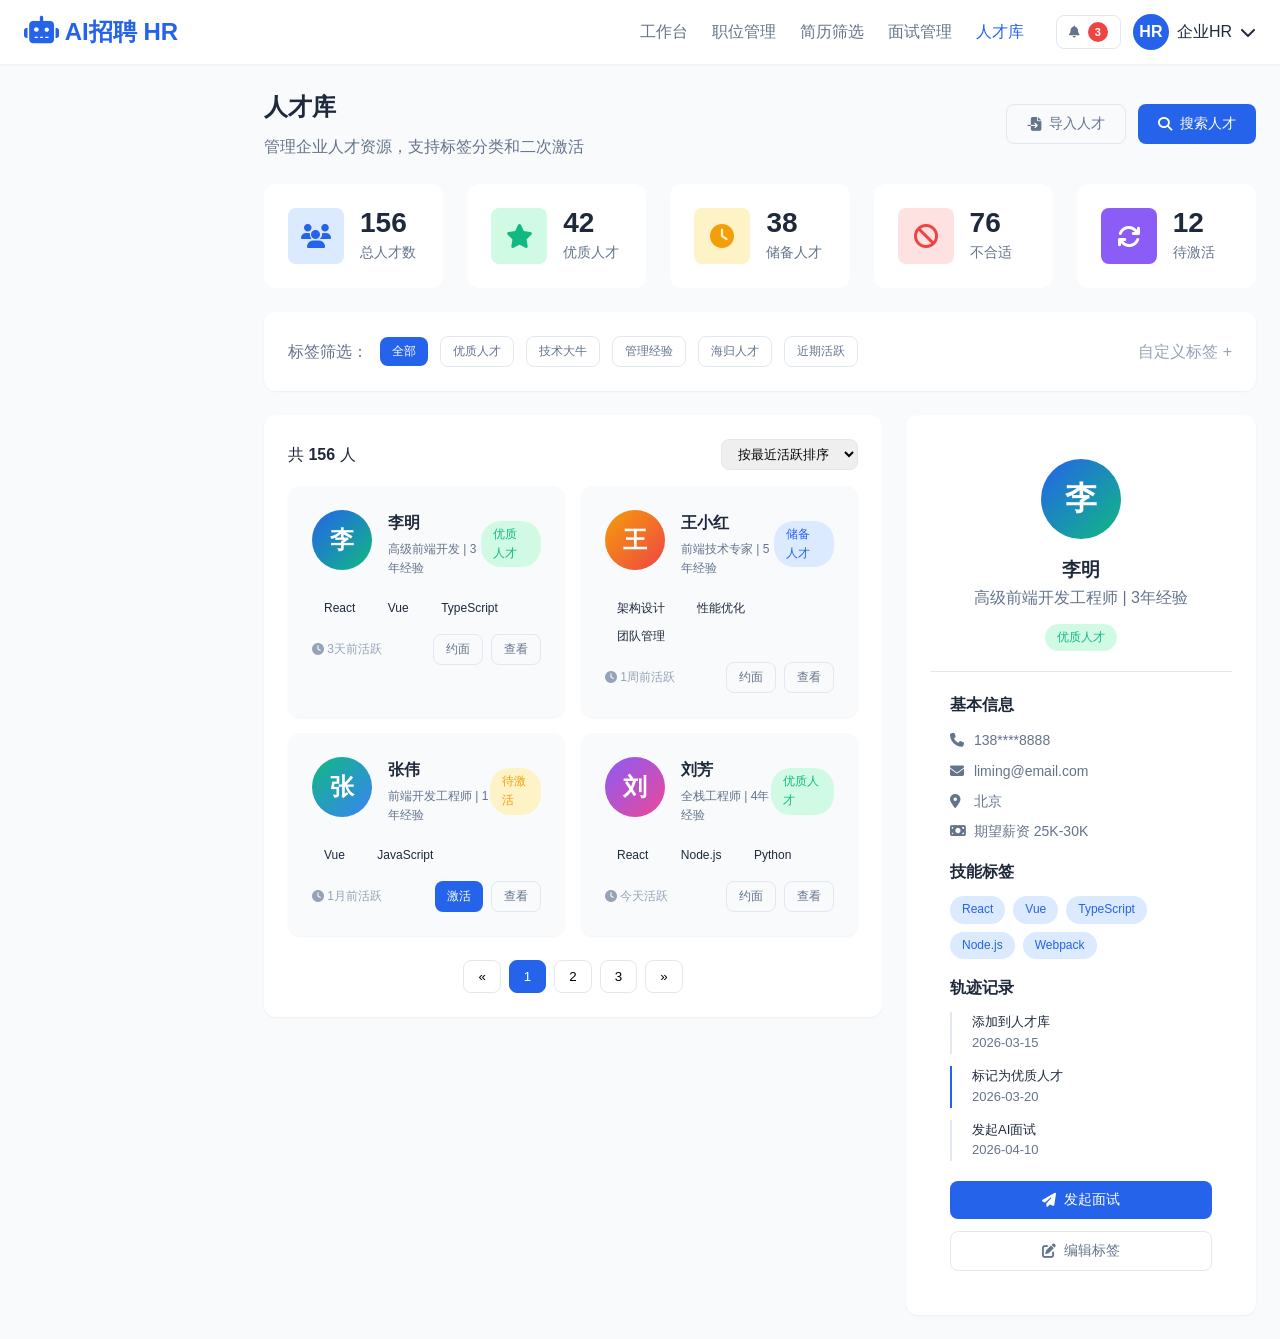
<file: hr/talent.html>
<!DOCTYPE html>
<html lang="zh-CN">
<head>
    <meta charset="UTF-8">
    <meta name="viewport" content="width=device-width, initial-scale=1.0">
    <title>人才库 - HR管理后台</title>
    <link rel="stylesheet" href="https://cdnjs.cloudflare.com/ajax/libs/font-awesome/6.4.0/css/all.min.css">
    <link rel="stylesheet" href="../css/styles.css">
</head>
<body>
    <header class="header">
        <div class="container">
            <div class="logo">
                <a href="index.html"><i class="fas fa-robot"></i> AI招聘 HR</a>
            </div>
            <nav class="nav">
                <div class="nav-links">
                    <a href="index.html">工作台</a>
                    <a href="jobs.html">职位管理</a>
                    <a href="resumes.html">简历筛选</a>
                    <a href="interviews.html">面试管理</a>
                    <a href="talent.html" class="active">人才库</a>
                </div>
                <div class="nav-actions">
                    <button class="btn btn-outline btn-sm">
                        <i class="fas fa-bell"></i> <span class="badge badge-danger">3</span>
                    </button>
                    <div class="dropdown">
                        <div class="user-menu">
                            <div class="user-avatar">HR</div>
                            <span>企业HR</span>
                            <i class="fas fa-chevron-down"></i>
                        </div>
                        <div class="dropdown-content">
                            <a href="#"><i class="fas fa-building"></i> 企业设置</a>
                            <a href="#"><i class="fas fa-cog"></i> 账号设置</a>
                            <a href="../login.html"><i class="fas fa-sign-out-alt"></i> 退出</a>
                        </div>
                    </div>
                </div>
            </nav>
            <div class="mobile-menu-btn">
                <i class="fas fa-bars"></i>
            </div>
        </div>
    </header>

    <div class="main-content">
        <div style="display: flex; justify-content: space-between; align-items: center; margin-bottom: 24px;">
            <div>
                <h1 style="font-size: 24px; margin-bottom: 8px;">人才库</h1>
                <p style="color: var(--text-gray);">管理企业人才资源，支持标签分类和二次激活</p>
            </div>
            <div style="display: flex; gap: 12px;">
                <button class="btn btn-outline">
                    <i class="fas fa-file-import"></i> 导入人才
                </button>
                <button class="btn btn-primary">
                    <i class="fas fa-search"></i> 搜索人才
                </button>
            </div>
        </div>

        <!-- 统计 -->
        <div class="stats-grid" style="grid-template-columns: repeat(5, 1fr); margin-bottom: 24px;">
            <div class="stat-card">
                <div class="stat-icon primary"><i class="fas fa-users"></i></div>
                <div class="stat-info">
                    <h4>156</h4>
                    <p>总人才数</p>
                </div>
            </div>
            <div class="stat-card">
                <div class="stat-icon success"><i class="fas fa-star"></i></div>
                <div class="stat-info">
                    <h4>42</h4>
                    <p>优质人才</p>
                </div>
            </div>
            <div class="stat-card">
                <div class="stat-icon warning"><i class="fas fa-clock"></i></div>
                <div class="stat-info">
                    <h4>38</h4>
                    <p>储备人才</p>
                </div>
            </div>
            <div class="stat-card">
                <div class="stat-icon danger"><i class="fas fa-ban"></i></div>
                <div class="stat-info">
                    <h4>76</h4>
                    <p>不合适</p>
                </div>
            </div>
            <div class="stat-card">
                <div class="stat-icon" style="background-color: #8b5cf6; color: white;"><i class="fas fa-sync"></i></div>
                <div class="stat-info">
                    <h4>12</h4>
                    <p>待激活</p>
                </div>
            </div>
        </div>

        <!-- 标签筛选 -->
        <div class="card" style="margin-bottom: 24px;">
            <div style="display: flex; gap: 12px; flex-wrap: wrap; align-items: center;">
                <span style="color: var(--text-gray);">标签筛选：</span>
                <button class="btn btn-sm btn-primary">全部</button>
                <button class="btn btn-sm btn-outline">优质人才</button>
                <button class="btn btn-sm btn-outline">技术大牛</button>
                <button class="btn btn-sm btn-outline">管理经验</button>
                <button class="btn btn-sm btn-outline">海归人才</button>
                <button class="btn btn-sm btn-outline">近期活跃</button>
                <span style="margin-left: auto; color: var(--text-light);">自定义标签 +</span>
            </div>
        </div>

        <div style="display: grid; grid-template-columns: 1fr 350px; gap: 24px;">
            <!-- 人才列表 -->
            <div>
                <div class="card">
                    <div style="display: flex; justify-content: space-between; align-items: center; margin-bottom: 16px;">
                        <div>
                            共 <strong>156</strong> 人
                        </div>
                        <div style="display: flex; gap: 12px;">
                            <select style="padding: 6px 12px; border: 1px solid var(--border-color); border-radius: var(--radius-md);">
                                <option>按最近活跃排序</option>
                                <option>按添加时间排序</option>
                                <option>按匹配度排序</option>
                            </select>
                        </div>
                    </div>

                    <div style="display: grid; grid-template-columns: repeat(2, 1fr); gap: 16px;">
                        <!-- 人才卡片 1 -->
                        <div class="card" style="background-color: var(--bg-light);">
                            <div style="display: flex; gap: 16px; margin-bottom: 16px;">
                                <div style="width: 60px; height: 60px; border-radius: 50%; background: linear-gradient(135deg, var(--primary-color), var(--secondary-color)); display: flex; align-items: center; justify-content: center; color: white; font-size: 24px; font-weight: 700; flex-shrink: 0;">
                                    李
                                </div>
                                <div style="flex: 1;">
                                    <div style="display: flex; justify-content: space-between; align-items: center;">
                                        <div>
                                            <h4 style="margin-bottom: 4px;">李明</h4>
                                            <p style="font-size: 12px; color: var(--text-gray);">高级前端开发 | 3年经验</p>
                                        </div>
                                        <span class="tag tag-success">优质人才</span>
                                    </div>
                                </div>
                            </div>
                            <div style="margin-bottom: 12px;">
                                <span class="tag" style="margin-right: 4px;">React</span>
                                <span class="tag" style="margin-right: 4px;">Vue</span>
                                <span class="tag" style="margin-right: 4px;">TypeScript</span>
                            </div>
                            <div style="display: flex; justify-content: space-between; align-items: center; font-size: 12px; color: var(--text-light);">
                                <span><i class="fas fa-clock"></i> 3天前活跃</span>
                                <div style="display: flex; gap: 8px;">
                                    <button class="btn btn-sm btn-outline">约面</button>
                                    <button class="btn btn-sm btn-outline">查看</button>
                                </div>
                            </div>
                        </div>

                        <!-- 人才卡片 2 -->
                        <div class="card" style="background-color: var(--bg-light);">
                            <div style="display: flex; gap: 16px; margin-bottom: 16px;">
                                <div style="width: 60px; height: 60px; border-radius: 50%; background: linear-gradient(135deg, #f59e0b, #ef4444); display: flex; align-items: center; justify-content: center; color: white; font-size: 24px; font-weight: 700; flex-shrink: 0;">
                                    王
                                </div>
                                <div style="flex: 1;">
                                    <div style="display: flex; justify-content: space-between; align-items: center;">
                                        <div>
                                            <h4 style="margin-bottom: 4px;">王小红</h4>
                                            <p style="font-size: 12px; color: var(--text-gray);">前端技术专家 | 5年经验</p>
                                        </div>
                                        <span class="tag tag-primary">储备人才</span>
                                    </div>
                                </div>
                            </div>
                            <div style="margin-bottom: 12px;">
                                <span class="tag" style="margin-right: 4px;">架构设计</span>
                                <span class="tag" style="margin-right: 4px;">性能优化</span>
                                <span class="tag" style="margin-right: 4px;">团队管理</span>
                            </div>
                            <div style="display: flex; justify-content: space-between; align-items: center; font-size: 12px; color: var(--text-light);">
                                <span><i class="fas fa-clock"></i> 1周前活跃</span>
                                <div style="display: flex; gap: 8px;">
                                    <button class="btn btn-sm btn-outline">约面</button>
                                    <button class="btn btn-sm btn-outline">查看</button>
                                </div>
                            </div>
                        </div>

                        <!-- 人才卡片 3 -->
                        <div class="card" style="background-color: var(--bg-light);">
                            <div style="display: flex; gap: 16px; margin-bottom: 16px;">
                                <div style="width: 60px; height: 60px; border-radius: 50%; background: linear-gradient(135deg, #10b981, #3b82f6); display: flex; align-items: center; justify-content: center; color: white; font-size: 24px; font-weight: 700; flex-shrink: 0;">
                                    张
                                </div>
                                <div style="flex: 1;">
                                    <div style="display: flex; justify-content: space-between; align-items: center;">
                                        <div>
                                            <h4 style="margin-bottom: 4px;">张伟</h4>
                                            <p style="font-size: 12px; color: var(--text-gray);">前端开发工程师 | 1年经验</p>
                                        </div>
                                        <span class="tag tag-warning">待激活</span>
                                    </div>
                                </div>
                            </div>
                            <div style="margin-bottom: 12px;">
                                <span class="tag" style="margin-right: 4px;">Vue</span>
                                <span class="tag" style="margin-right: 4px;">JavaScript</span>
                            </div>
                            <div style="display: flex; justify-content: space-between; align-items: center; font-size: 12px; color: var(--text-light);">
                                <span><i class="fas fa-clock"></i> 1月前活跃</span>
                                <div style="display: flex; gap: 8px;">
                                    <button class="btn btn-sm btn-primary">激活</button>
                                    <button class="btn btn-sm btn-outline">查看</button>
                                </div>
                            </div>
                        </div>

                        <!-- 人才卡片 4 -->
                        <div class="card" style="background-color: var(--bg-light);">
                            <div style="display: flex; gap: 16px; margin-bottom: 16px;">
                                <div style="width: 60px; height: 60px; border-radius: 50%; background: linear-gradient(135deg, #8b5cf6, #ec4899); display: flex; align-items: center; justify-content: center; color: white; font-size: 24px; font-weight: 700; flex-shrink: 0;">
                                    刘
                                </div>
                                <div style="flex: 1;">
                                    <div style="display: flex; justify-content: space-between; align-items: center;">
                                        <div>
                                            <h4 style="margin-bottom: 4px;">刘芳</h4>
                                            <p style="font-size: 12px; color: var(--text-gray);">全栈工程师 | 4年经验</p>
                                        </div>
                                        <span class="tag tag-success">优质人才</span>
                                    </div>
                                </div>
                            </div>
                            <div style="margin-bottom: 12px;">
                                <span class="tag" style="margin-right: 4px;">React</span>
                                <span class="tag" style="margin-right: 4px;">Node.js</span>
                                <span class="tag" style="margin-right: 4px;">Python</span>
                            </div>
                            <div style="display: flex; justify-content: space-between; align-items: center; font-size: 12px; color: var(--text-light);">
                                <span><i class="fas fa-clock"></i> 今天活跃</span>
                                <div style="display: flex; gap: 8px;">
                                    <button class="btn btn-sm btn-outline">约面</button>
                                    <button class="btn btn-sm btn-outline">查看</button>
                                </div>
                            </div>
                        </div>
                    </div>

                    <div class="pagination" style="margin-top: 24px;">
                        <button>&laquo;</button>
                        <button class="active">1</button>
                        <button>2</button>
                        <button>3</button>
                        <button>&raquo;</button>
                    </div>
                </div>
            </div>

            <!-- 右侧人才详情 -->
            <div>
                <div class="card">
                    <div style="text-align: center; padding: 20px; border-bottom: 1px solid var(--border-color);">
                        <div style="width: 80px; height: 80px; border-radius: 50%; background: linear-gradient(135deg, var(--primary-color), var(--secondary-color)); display: flex; align-items: center; justify-content: center; color: white; font-size: 32px; font-weight: 700; margin: 0 auto 16px;">
                            李
                        </div>
                        <h3>李明</h3>
                        <p style="color: var(--text-gray); margin-bottom: 12px;">高级前端开发工程师 | 3年经验</p>
                        <span class="tag tag-success">优质人才</span>
                    </div>

                    <div style="padding: 20px;">
                        <h4 style="margin-bottom: 12px;">基本信息</h4>
                        <div style="font-size: 14px; color: var(--text-gray); margin-bottom: 16px;">
                            <p style="margin-bottom: 8px;"><i class="fas fa-phone" style="width: 20px;"></i> 138****8888</p>
                            <p style="margin-bottom: 8px;"><i class="fas fa-envelope" style="width: 20px;"></i> liming@email.com</p>
                            <p style="margin-bottom: 8px;"><i class="fas fa-map-marker-alt" style="width: 20px;"></i> 北京</p>
                            <p><i class="fas fa-money-bill" style="width: 20px;"></i> 期望薪资 25K-30K</p>
                        </div>

                        <h4 style="margin-bottom: 12px;">技能标签</h4>
                        <div style="display: flex; flex-wrap: wrap; gap: 8px; margin-bottom: 16px;">
                            <span class="tag tag-primary">React</span>
                            <span class="tag tag-primary">Vue</span>
                            <span class="tag tag-primary">TypeScript</span>
                            <span class="tag tag-primary">Node.js</span>
                            <span class="tag tag-primary">Webpack</span>
                        </div>

                        <h4 style="margin-bottom: 12px;">轨迹记录</h4>
                        <div style="font-size: 13px; color: var(--text-gray);">
                            <div style="display: flex; gap: 12px; margin-bottom: 12px; padding-left: 20px; border-left: 2px solid var(--border-color);">
                                <div>
                                    <div style="font-weight: 500; color: var(--text-dark);">添加到人才库</div>
                                    <div>2026-03-15</div>
                                </div>
                            </div>
                            <div style="display: flex; gap: 12px; margin-bottom: 12px; padding-left: 20px; border-left: 2px solid var(--primary-color);">
                                <div>
                                    <div style="font-weight: 500; color: var(--text-dark);">标记为优质人才</div>
                                    <div>2026-03-20</div>
                                </div>
                            </div>
                            <div style="display: flex; gap: 12px; padding-left: 20px; border-left: 2px solid var(--border-color);">
                                <div>
                                    <div style="font-weight: 500; color: var(--text-dark);">发起AI面试</div>
                                    <div>2026-04-10</div>
                                </div>
                            </div>
                        </div>

                        <div style="margin-top: 20px;">
                            <button class="btn btn-primary" style="width: 100%; margin-bottom: 12px;">
                                <i class="fas fa-paper-plane"></i> 发起面试
                            </button>
                            <button class="btn btn-outline" style="width: 100%;">
                                <i class="fas fa-edit"></i> 编辑标签
                            </button>
                        </div>
                    </div>
                </div>
            </div>
        </div>
    </div>

    <script src="../js/app.js"></script>
</body>
</html>
</file>
<file: css/styles.css>
/* 全局样式与变量 */
:root {
    --primary-color: #2563eb;
    --primary-dark: #1d4ed8;
    --secondary-color: #10b981;
    --accent-color: #f59e0b;
    --danger-color: #ef4444;
    --warning-color: #f59e0b;
    --success-color: #10b981;
    --bg-light: #f8fafc;
    --bg-white: #ffffff;
    --text-dark: #1e293b;
    --text-gray: #64748b;
    --text-light: #94a3b8;
    --border-color: #e2e8f0;
    --shadow-sm: 0 1px 2px 0 rgb(0 0 0 / 0.05);
    --shadow-md: 0 4px 6px -1px rgb(0 0 0 / 0.1);
    --shadow-lg: 0 10px 15px -3px rgb(0 0 0 / 0.1);
    --radius-sm: 6px;
    --radius-md: 8px;
    --radius-lg: 12px;
}

* {
    margin: 0;
    padding: 0;
    box-sizing: border-box;
}

body {
    font-family: -apple-system, BlinkMacSystemFont, "Segoe UI", Roboto, "Helvetica Neue", Arial, sans-serif;
    line-height: 1.6;
    color: var(--text-dark);
    background-color: var(--bg-light);
}

a {
    text-decoration: none;
    color: inherit;
}

ul {
    list-style: none;
}

/* 容器 */
.container {
    width: 100%;
    max-width: 1400px;
    margin: 0 auto;
    padding: 0 24px;
}

/* 按钮样式 */
.btn {
    display: inline-flex;
    align-items: center;
    justify-content: center;
    padding: 10px 20px;
    border-radius: var(--radius-md);
    font-size: 14px;
    font-weight: 500;
    cursor: pointer;
    transition: all 0.2s;
    border: none;
    gap: 8px;
}

.btn-primary {
    background-color: var(--primary-color);
    color: white;
}

.btn-primary:hover {
    background-color: var(--primary-dark);
}

.btn-secondary {
    background-color: var(--secondary-color);
    color: white;
}

.btn-outline {
    background-color: transparent;
    border: 1px solid var(--border-color);
    color: var(--text-gray);
}

.btn-outline:hover {
    border-color: var(--primary-color);
    color: var(--primary-color);
}

.btn-danger {
    background-color: var(--danger-color);
    color: white;
}

.btn-sm {
    padding: 6px 12px;
    font-size: 12px;
}

.btn-lg {
    padding: 14px 28px;
    font-size: 16px;
}

/* 头部导航 */
.header {
    background-color: var(--bg-white);
    box-shadow: var(--shadow-sm);
    position: sticky;
    top: 0;
    z-index: 100;
}

.header .container {
    display: flex;
    justify-content: space-between;
    align-items: center;
    height: 64px;
}

.logo {
    font-size: 24px;
    font-weight: 700;
    color: var(--primary-color);
    display: flex;
    align-items: center;
    gap: 8px;
}

.logo i {
    font-size: 28px;
}

.nav {
    display: flex;
    align-items: center;
    gap: 32px;
}

.nav-links {
    display: flex;
    gap: 24px;
}

.nav-links a {
    font-weight: 500;
    color: var(--text-gray);
    transition: color 0.2s;
}

.nav-links a:hover,
.nav-links a.active {
    color: var(--primary-color);
}

.nav-actions {
    display: flex;
    gap: 12px;
    align-items: center;
}

.user-menu {
    display: flex;
    align-items: center;
    gap: 8px;
    cursor: pointer;
    position: relative;
}

.user-avatar {
    width: 36px;
    height: 36px;
    border-radius: 50%;
    background-color: var(--primary-color);
    color: white;
    display: flex;
    align-items: center;
    justify-content: center;
    font-weight: 600;
}

.mobile-menu-btn {
    display: none;
    font-size: 24px;
    cursor: pointer;
}

/* 下拉菜单 */
.dropdown {
    position: relative;
}

.dropdown-content {
    position: absolute;
    top: 100%;
    right: 0;
    background-color: var(--bg-white);
    box-shadow: var(--shadow-lg);
    border-radius: var(--radius-md);
    min-width: 200px;
    display: none;
    z-index: 1000;
}

.dropdown:hover .dropdown-content {
    display: block;
}

.dropdown-content a {
    display: block;
    padding: 12px 16px;
    color: var(--text-gray);
    transition: background-color 0.2s;
}

.dropdown-content a:hover {
    background-color: var(--bg-light);
}

/* 搜索栏 */
.search-bar {
    display: flex;
    gap: 12px;
    background-color: var(--bg-white);
    padding: 8px;
    border-radius: var(--radius-lg);
    box-shadow: var(--shadow-md);
}

.search-bar input {
    flex: 1;
    border: none;
    outline: none;
    padding: 8px 12px;
    font-size: 14px;
}

.search-bar select {
    border: none;
    outline: none;
    padding: 8px 12px;
    font-size: 14px;
    background-color: var(--bg-light);
    border-radius: var(--radius-md);
}

/* 卡片 */
.card {
    background-color: var(--bg-white);
    border-radius: var(--radius-lg);
    box-shadow: var(--shadow-sm);
    padding: 24px;
}

.card-header {
    display: flex;
    justify-content: space-between;
    align-items: center;
    margin-bottom: 16px;
}

.card-title {
    font-size: 18px;
    font-weight: 600;
}

/* 表单样式 */
.form-group {
    margin-bottom: 20px;
}

.form-group label {
    display: block;
    margin-bottom: 6px;
    font-weight: 500;
    color: var(--text-dark);
}

.form-control {
    width: 100%;
    padding: 10px 14px;
    border: 1px solid var(--border-color);
    border-radius: var(--radius-md);
    font-size: 14px;
    transition: border-color 0.2s;
}

.form-control:focus {
    outline: none;
    border-color: var(--primary-color);
}

textarea.form-control {
    resize: vertical;
    min-height: 100px;
}

.form-row {
    display: grid;
    grid-template-columns: repeat(auto-fit, minmax(250px, 1fr));
    gap: 20px;
}

/* 标签 */
.tag {
    display: inline-flex;
    align-items: center;
    padding: 4px 12px;
    border-radius: 20px;
    font-size: 12px;
    font-weight: 500;
}

.tag-primary {
    background-color: #dbeafe;
    color: var(--primary-color);
}

.tag-success {
    background-color: #d1fae5;
    color: var(--success-color);
}

.tag-warning {
    background-color: #fef3c7;
    color: var(--warning-color);
}

.tag-danger {
    background-color: #fee2e2;
    color: var(--danger-color);
}

/* 徽章 */
.badge {
    display: inline-flex;
    align-items: center;
    justify-content: center;
    min-width: 20px;
    height: 20px;
    padding: 0 6px;
    border-radius: 10px;
    font-size: 11px;
    font-weight: 600;
    color: white;
}

.badge-primary {
    background-color: var(--primary-color);
}

.badge-danger {
    background-color: var(--danger-color);
}

/* 表格 */
.table-wrapper {
    overflow-x: auto;
}

.table {
    width: 100%;
    border-collapse: collapse;
}

.table th,
.table td {
    padding: 12px 16px;
    text-align: left;
    border-bottom: 1px solid var(--border-color);
}

.table th {
    font-weight: 600;
    color: var(--text-gray);
    background-color: var(--bg-light);
}

.table tbody tr:hover {
    background-color: var(--bg-light);
}

/* 分页 */
.pagination {
    display: flex;
    justify-content: center;
    align-items: center;
    gap: 8px;
    margin-top: 24px;
}

.pagination button {
    padding: 8px 14px;
    border: 1px solid var(--border-color);
    background-color: var(--bg-white);
    border-radius: var(--radius-md);
    cursor: pointer;
    transition: all 0.2s;
}

.pagination button:hover {
    border-color: var(--primary-color);
    color: var(--primary-color);
}

.pagination button.active {
    background-color: var(--primary-color);
    color: white;
    border-color: var(--primary-color);
}

/* 模态框 */
.modal {
    position: fixed;
    top: 0;
    left: 0;
    width: 100%;
    height: 100%;
    background-color: rgba(0, 0, 0, 0.5);
    display: none;
    justify-content: center;
    align-items: center;
    z-index: 2000;
}

.modal.active {
    display: flex;
}

.modal-content {
    background-color: var(--bg-white);
    border-radius: var(--radius-lg);
    max-width: 600px;
    width: 90%;
    max-height: 90vh;
    overflow-y: auto;
}

.modal-header {
    display: flex;
    justify-content: space-between;
    align-items: center;
    padding: 20px 24px;
    border-bottom: 1px solid var(--border-color);
}

.modal-header h3 {
    font-size: 18px;
    font-weight: 600;
}

.modal-close {
    font-size: 24px;
    cursor: pointer;
    color: var(--text-gray);
}

.modal-body {
    padding: 24px;
}

.modal-footer {
    display: flex;
    justify-content: flex-end;
    gap: 12px;
    padding: 16px 24px;
    border-top: 1px solid var(--border-color);
}

/* 统计卡片 */
.stats-grid {
    display: grid;
    grid-template-columns: repeat(auto-fit, minmax(240px, 1fr));
    gap: 24px;
    margin-bottom: 32px;
}

.stat-card {
    background-color: var(--bg-white);
    border-radius: var(--radius-lg);
    padding: 24px;
    display: flex;
    align-items: center;
    gap: 16px;
}

.stat-icon {
    width: 56px;
    height: 56px;
    border-radius: var(--radius-md);
    display: flex;
    align-items: center;
    justify-content: center;
    font-size: 24px;
}

.stat-icon.primary {
    background-color: #dbeafe;
    color: var(--primary-color);
}

.stat-icon.success {
    background-color: #d1fae5;
    color: var(--success-color);
}

.stat-icon.warning {
    background-color: #fef3c7;
    color: var(--warning-color);
}

.stat-icon.danger {
    background-color: #fee2e2;
    color: var(--danger-color);
}

.stat-info h4 {
    font-size: 28px;
    font-weight: 700;
    line-height: 1;
    margin-bottom: 4px;
}

.stat-info p {
    color: var(--text-gray);
    font-size: 14px;
}

/* 进度指示器 */
.progress-bar {
    height: 8px;
    background-color: var(--bg-light);
    border-radius: 4px;
    overflow: hidden;
}

.progress-fill {
    height: 100%;
    background-color: var(--primary-color);
    border-radius: 4px;
    transition: width 0.3s;
}

/* 空状态 */
.empty-state {
    text-align: center;
    padding: 60px 20px;
    color: var(--text-gray);
}

.empty-state i {
    font-size: 64px;
    margin-bottom: 16px;
    opacity: 0.5;
}

.empty-state h3 {
    font-size: 18px;
    margin-bottom: 8px;
    color: var(--text-dark);
}

.empty-state p {
    margin-bottom: 20px;
}

/* 加载状态 */
.loading {
    display: flex;
    justify-content: center;
    align-items: center;
    padding: 40px;
}

.spinner {
    width: 40px;
    height: 40px;
    border: 3px solid var(--border-color);
    border-top-color: var(--primary-color);
    border-radius: 50%;
    animation: spin 0.8s linear infinite;
}

@keyframes spin {
    to { transform: rotate(360deg); }
}

/* Toast 提示 */
.toast-container {
    position: fixed;
    top: 80px;
    right: 24px;
    z-index: 3000;
    display: flex;
    flex-direction: column;
    gap: 12px;
}

.toast {
    background-color: var(--bg-white);
    border-radius: var(--radius-md);
    padding: 16px 20px;
    box-shadow: var(--shadow-lg);
    display: flex;
    align-items: center;
    gap: 12px;
    min-width: 300px;
    animation: slideIn 0.3s ease;
}

@keyframes slideIn {
    from {
        transform: translateX(100%);
        opacity: 0;
    }
    to {
        transform: translateX(0);
        opacity: 1;
    }
}

.toast.success {
    border-left: 4px solid var(--success-color);
}

.toast.error {
    border-left: 4px solid var(--danger-color);
}

.toast.warning {
    border-left: 4px solid var(--warning-color);
}

/* AI 相关样式 */
.ai-badge {
    display: inline-flex;
    align-items: center;
    gap: 4px;
    background: linear-gradient(135deg, var(--primary-color), var(--secondary-color));
    color: white;
    padding: 4px 10px;
    border-radius: 20px;
    font-size: 11px;
    font-weight: 600;
}

.ai-score {
    display: flex;
    flex-direction: column;
    align-items: center;
    gap: 4px;
}

.ai-score-value {
    font-size: 24px;
    font-weight: 700;
    color: var(--primary-color);
}

.ai-score-label {
    font-size: 12px;
    color: var(--text-gray);
}

/* 视频面试 */
.video-container {
    position: relative;
    width: 100%;
    aspect-ratio: 16/9;
    background-color: #000;
    border-radius: var(--radius-lg);
    overflow: hidden;
}

.video-placeholder {
    position: absolute;
    top: 50%;
    left: 50%;
    transform: translate(-50%, -50%);
    color: white;
    text-align: center;
}

.video-controls {
    position: absolute;
    bottom: 0;
    left: 0;
    right: 0;
    background: linear-gradient(transparent, rgba(0,0,0,0.8));
    padding: 20px;
    display: flex;
    justify-content: center;
    gap: 16px;
}

.video-controls button {
    width: 48px;
    height: 48px;
    border-radius: 50%;
    border: none;
    cursor: pointer;
    display: flex;
    align-items: center;
    justify-content: center;
    font-size: 18px;
    transition: all 0.2s;
}

.video-controls .btn-end {
    background-color: var(--danger-color);
    color: white;
}

.video-controls .btn-mute {
    background-color: rgba(255,255,255,0.2);
    color: white;
}

/* 简历预览 */
.resume-preview {
    background-color: var(--bg-white);
    border: 1px solid var(--border-color);
    border-radius: var(--radius-lg);
    padding: 40px;
    max-width: 800px;
    margin: 0 auto;
}

.resume-header {
    text-align: center;
    margin-bottom: 32px;
    padding-bottom: 24px;
    border-bottom: 2px solid var(--primary-color);
}

.resume-header h1 {
    font-size: 28px;
    margin-bottom: 8px;
}

.resume-header .contact-info {
    display: flex;
    justify-content: center;
    gap: 24px;
    color: var(--text-gray);
    font-size: 14px;
}

.resume-section {
    margin-bottom: 24px;
}

.resume-section h2 {
    font-size: 18px;
    color: var(--primary-color);
    margin-bottom: 12px;
    padding-bottom: 8px;
    border-bottom: 1px solid var(--border-color);
}

.resume-item {
    margin-bottom: 16px;
}

.resume-item-header {
    display: flex;
    justify-content: space-between;
    margin-bottom: 4px;
}

.resume-item h3 {
    font-size: 16px;
}

.resume-item .company {
    color: var(--text-gray);
}

.resume-item .date {
    color: var(--text-light);
    font-size: 14px;
}

/* 响应式布局 */
@media (max-width: 1024px) {
    .container {
        padding: 0 16px;
    }
    
    .nav-links {
        display: none;
    }
    
    .mobile-menu-btn {
        display: block;
    }
    
    .sidebar {
        display: none;
    }
    
    .main-content {
        margin-left: 0 !important;
    }
}

@media (max-width: 768px) {
    .search-bar {
        flex-direction: column;
    }
    
    .stats-grid {
        grid-template-columns: 1fr;
    }
    
    .form-row {
        grid-template-columns: 1fr;
    }
}

/* 登录/注册页面 */
.auth-page {
    min-height: 100vh;
    display: flex;
    align-items: center;
    justify-content: center;
    background: linear-gradient(135deg, var(--primary-color), var(--primary-dark));
}

.auth-container {
    display: flex;
    background-color: var(--bg-white);
    border-radius: var(--radius-lg);
    box-shadow: var(--shadow-lg);
    overflow: hidden;
    max-width: 1000px;
    width: 90%;
}

.auth-info {
    flex: 1;
    background: linear-gradient(135deg, var(--primary-color), var(--primary-dark));
    color: white;
    padding: 60px 40px;
    display: flex;
    flex-direction: column;
    justify-content: center;
}

.auth-info h1 {
    font-size: 32px;
    margin-bottom: 16px;
}

.auth-info p {
    opacity: 0.9;
    margin-bottom: 32px;
}

.auth-form-container {
    flex: 1;
    padding: 60px 40px;
}

.auth-tabs {
    display: flex;
    gap: 24px;
    margin-bottom: 32px;
}

.auth-tab {
    font-size: 18px;
    font-weight: 600;
    color: var(--text-gray);
    cursor: pointer;
    padding-bottom: 8px;
    border-bottom: 2px solid transparent;
}

.auth-tab.active {
    color: var(--primary-color);
    border-color: var(--primary-color);
}

/* 页面标题区 */
.page-header {
    background-color: var(--bg-white);
    padding: 24px 0;
    border-bottom: 1px solid var(--border-color);
    margin-bottom: 24px;
}

.page-header h1 {
    font-size: 24px;
    font-weight: 600;
}

.page-header p {
    color: var(--text-gray);
    margin-top: 4px;
}

/* 侧边栏 */
.sidebar {
    width: 240px;
    background-color: var(--bg-white);
    border-right: 1px solid var(--border-color);
    min-height: calc(100vh - 64px);
    position: fixed;
    left: 0;
    top: 64px;
    padding: 24px 0;
}

.sidebar-menu {
    display: flex;
    flex-direction: column;
}

.sidebar-menu a {
    display: flex;
    align-items: center;
    gap: 12px;
    padding: 12px 24px;
    color: var(--text-gray);
    transition: all 0.2s;
}

.sidebar-menu a:hover,
.sidebar-menu a.active {
    background-color: var(--bg-light);
    color: var(--primary-color);
}

.sidebar-menu a i {
    width: 20px;
    text-align: center;
}

/* 主内容区 */
.main-content {
    margin-left: 240px;
    padding: 24px;
    min-height: calc(100vh - 64px);
}

/* 求职者端样式 */
.hero-section {
    background: linear-gradient(135deg, var(--primary-color), var(--primary-dark));
    color: white;
    padding: 80px 0;
    text-align: center;
}

.hero-section h1 {
    font-size: 40px;
    margin-bottom: 16px;
}

.hero-section p {
    font-size: 18px;
    opacity: 0.9;
    margin-bottom: 32px;
}

.job-listings {
    padding: 60px 0;
}

.job-card {
    background-color: var(--bg-white);
    border-radius: var(--radius-lg);
    padding: 24px;
    margin-bottom: 20px;
    box-shadow: var(--shadow-sm);
    transition: all 0.2s;
}

.job-card:hover {
    box-shadow: var(--shadow-md);
    transform: translateY(-2px);
}

.job-card-header {
    display: flex;
    justify-content: space-between;
    align-items: flex-start;
    margin-bottom: 16px;
}

.job-title {
    font-size: 18px;
    font-weight: 600;
    margin-bottom: 4px;
}

.company-name {
    color: var(--text-gray);
    font-size: 14px;
}

.job-meta {
    display: flex;
    flex-wrap: wrap;
    gap: 16px;
    margin-bottom: 16px;
    color: var(--text-gray);
    font-size: 14px;
}

.job-meta span {
    display: flex;
    align-items: center;
    gap: 6px;
}

.job-tags {
    display: flex;
    flex-wrap: wrap;
    gap: 8px;
    margin-bottom: 16px;
}

.job-footer {
    display: flex;
    justify-content: space-between;
    align-items: center;
    padding-top: 16px;
    border-top: 1px solid var(--border-color);
}

.salary {
    font-size: 20px;
    font-weight: 700;
    color: var(--danger-color);
}

/* 简历编辑器 */
.resume-editor {
    display: grid;
    grid-template-columns: 280px 1fr;
    gap: 24px;
    min-height: calc(100vh - 200px);
}

.resume-sections {
    background-color: var(--bg-white);
    border-radius: var(--radius-lg);
    padding: 20px;
}

.resume-section-item {
    padding: 12px 16px;
    border-radius: var(--radius-md);
    cursor: pointer;
    display: flex;
    align-items: center;
    gap: 12px;
    color: var(--text-gray);
    transition: all 0.2s;
}

.resume-section-item:hover,
.resume-section-item.active {
    background-color: var(--bg-light);
    color: var(--primary-color);
}

.resume-editor-content {
    background-color: var(--bg-white);
    border-radius: var(--radius-lg);
    padding: 32px;
}

/* AI 分析面板 */
.ai-analysis-panel {
    background-color: var(--bg-white);
    border-radius: var(--radius-lg);
    padding: 24px;
    margin-top: 24px;
}

.ai-analysis-header {
    display: flex;
    align-items: center;
    gap: 12px;
    margin-bottom: 20px;
}

.ai-analysis-header i {
    font-size: 24px;
    color: var(--primary-color);
}

.match-indicator {
    display: flex;
    align-items: center;
    gap: 8px;
    margin-bottom: 16px;
}

.match-bar {
    flex: 1;
    height: 8px;
    background-color: var(--bg-light);
    border-radius: 4px;
    overflow: hidden;
}

.match-fill {
    height: 100%;
    background: linear-gradient(90deg, var(--danger-color), var(--warning-color), var(--success-color));
    border-radius: 4px;
}

.match-score {
    font-size: 24px;
    font-weight: 700;
    color: var(--success-color);
}

/* 聊天界面 */
.chat-container {
    display: flex;
    flex-direction: column;
    height: calc(100vh - 200px);
    background-color: var(--bg-white);
    border-radius: var(--radius-lg);
}

.chat-messages {
    flex: 1;
    overflow-y: auto;
    padding: 24px;
}

.chat-message {
    display: flex;
    gap: 12px;
    margin-bottom: 16px;
}

.chat-message.user {
    flex-direction: row-reverse;
}

.chat-message-avatar {
    width: 40px;
    height: 40px;
    border-radius: 50%;
    background-color: var(--bg-light);
    display: flex;
    align-items: center;
    justify-content: center;
    flex-shrink: 0;
}

.chat-message.user .chat-message-avatar {
    background-color: var(--primary-color);
    color: white;
}

.chat-message-content {
    max-width: 70%;
    padding: 12px 16px;
    border-radius: var(--radius-lg);
    background-color: var(--bg-light);
}

.chat-message.user .chat-message-content {
    background-color: var(--primary-color);
    color: white;
}

.chat-input {
    display: flex;
    gap: 12px;
    padding: 16px 24px;
    border-top: 1px solid var(--border-color);
}

.chat-input input {
    flex: 1;
    padding: 12px 16px;
    border: 1px solid var(--border-color);
    border-radius: var(--radius-lg);
    outline: none;
}

.chat-input input:focus {
    border-color: var(--primary-color);
}
</file>
